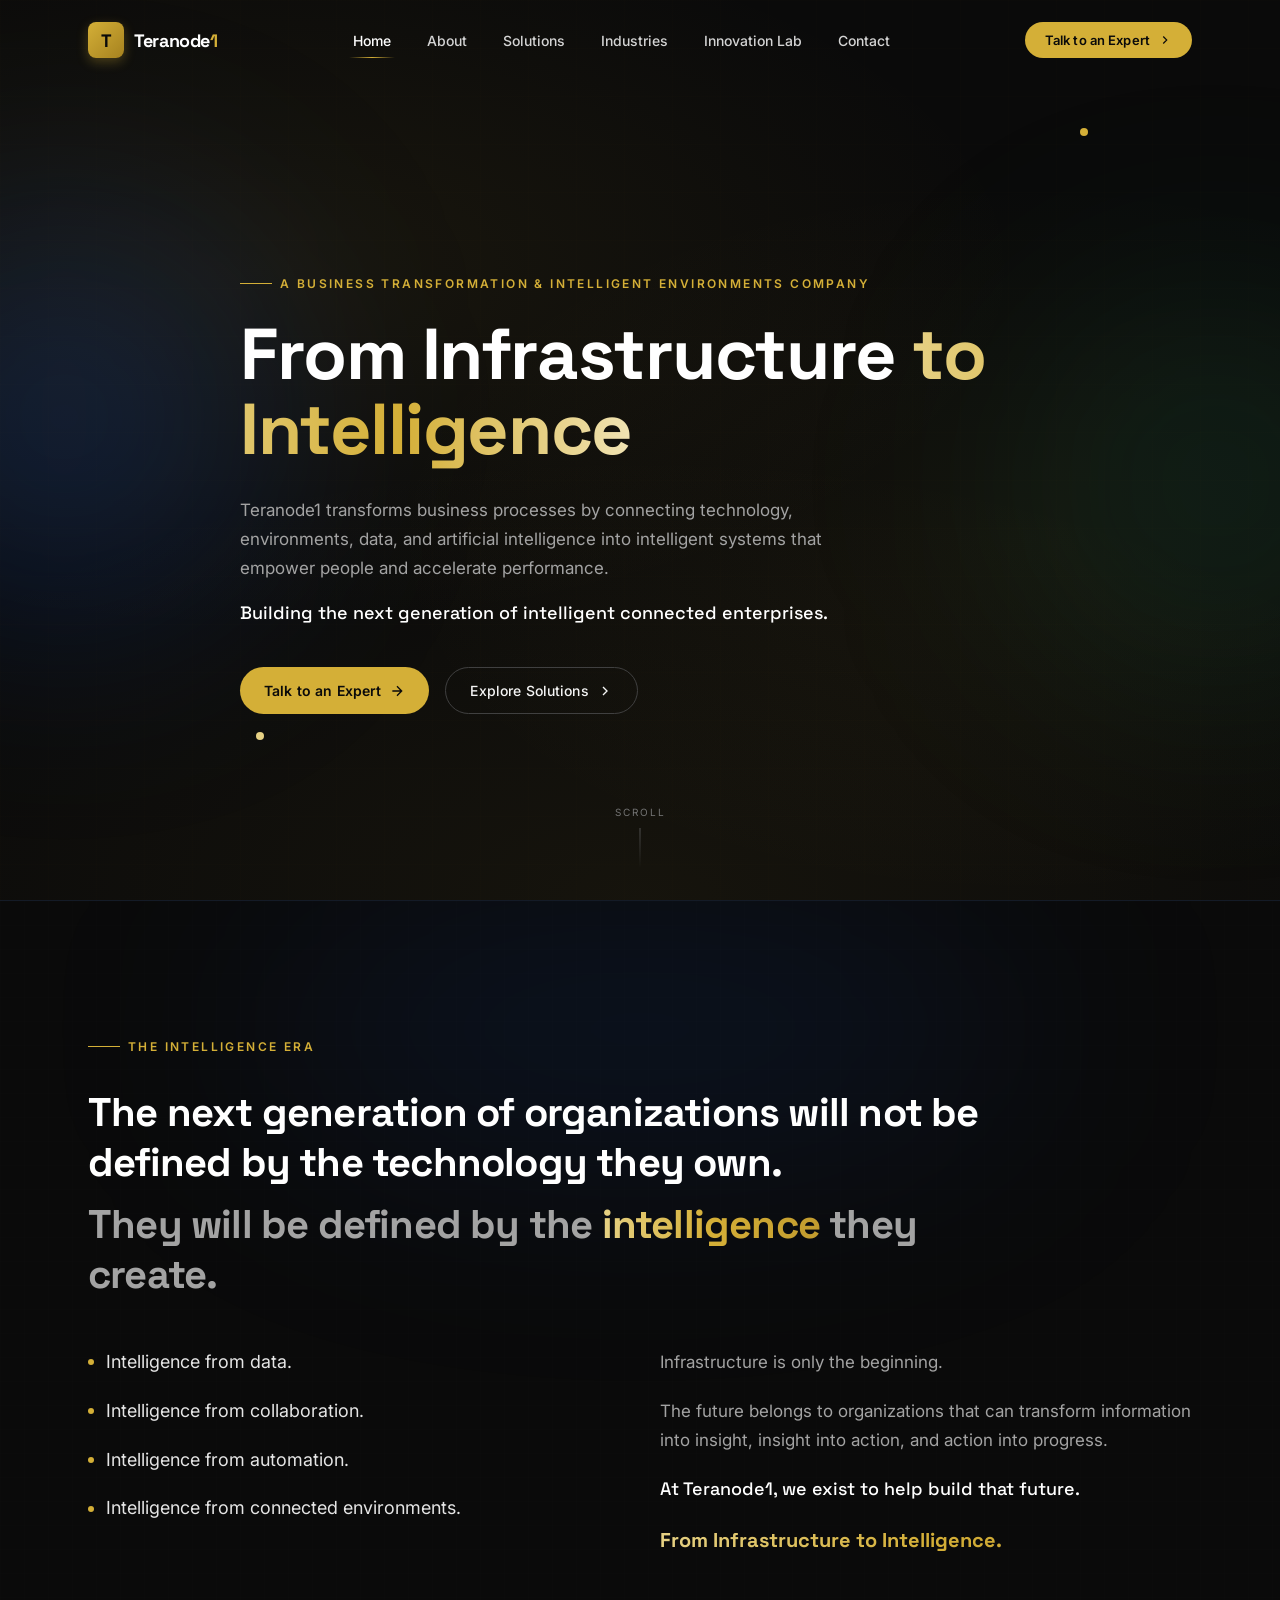
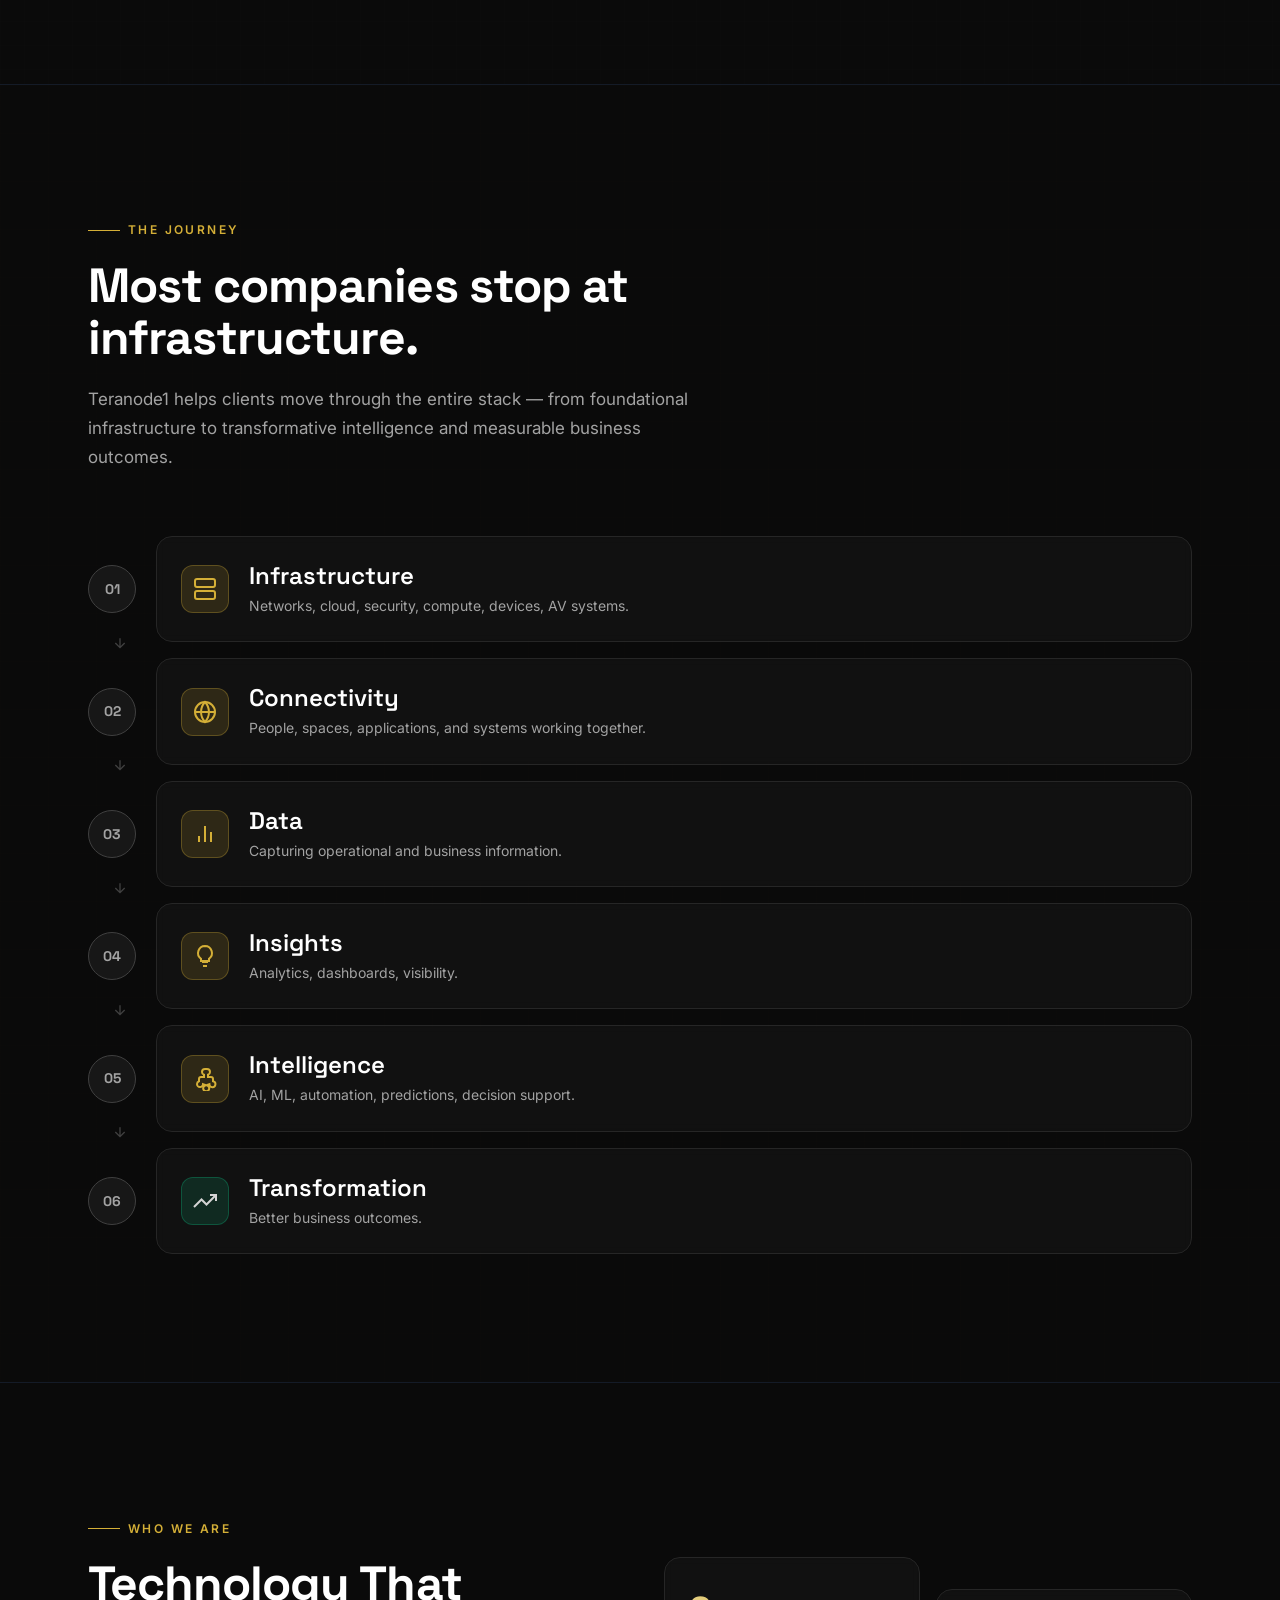
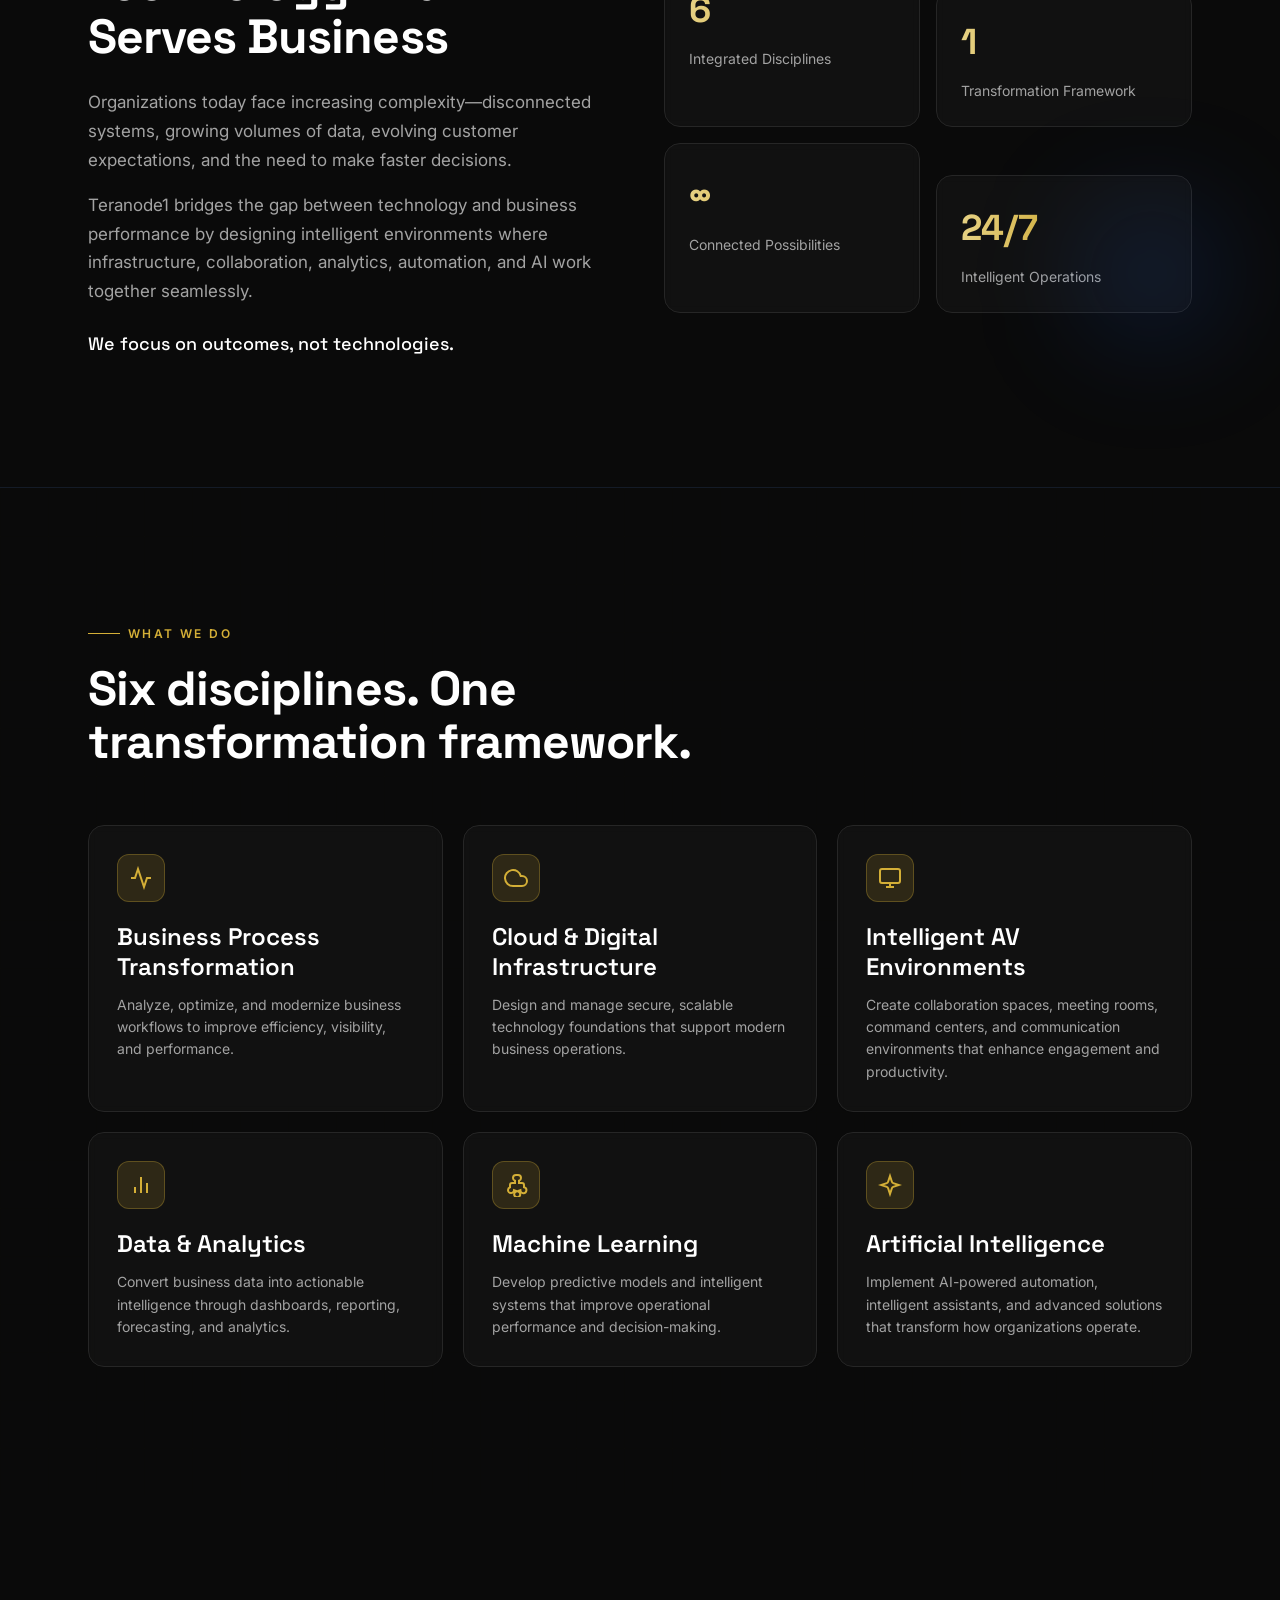
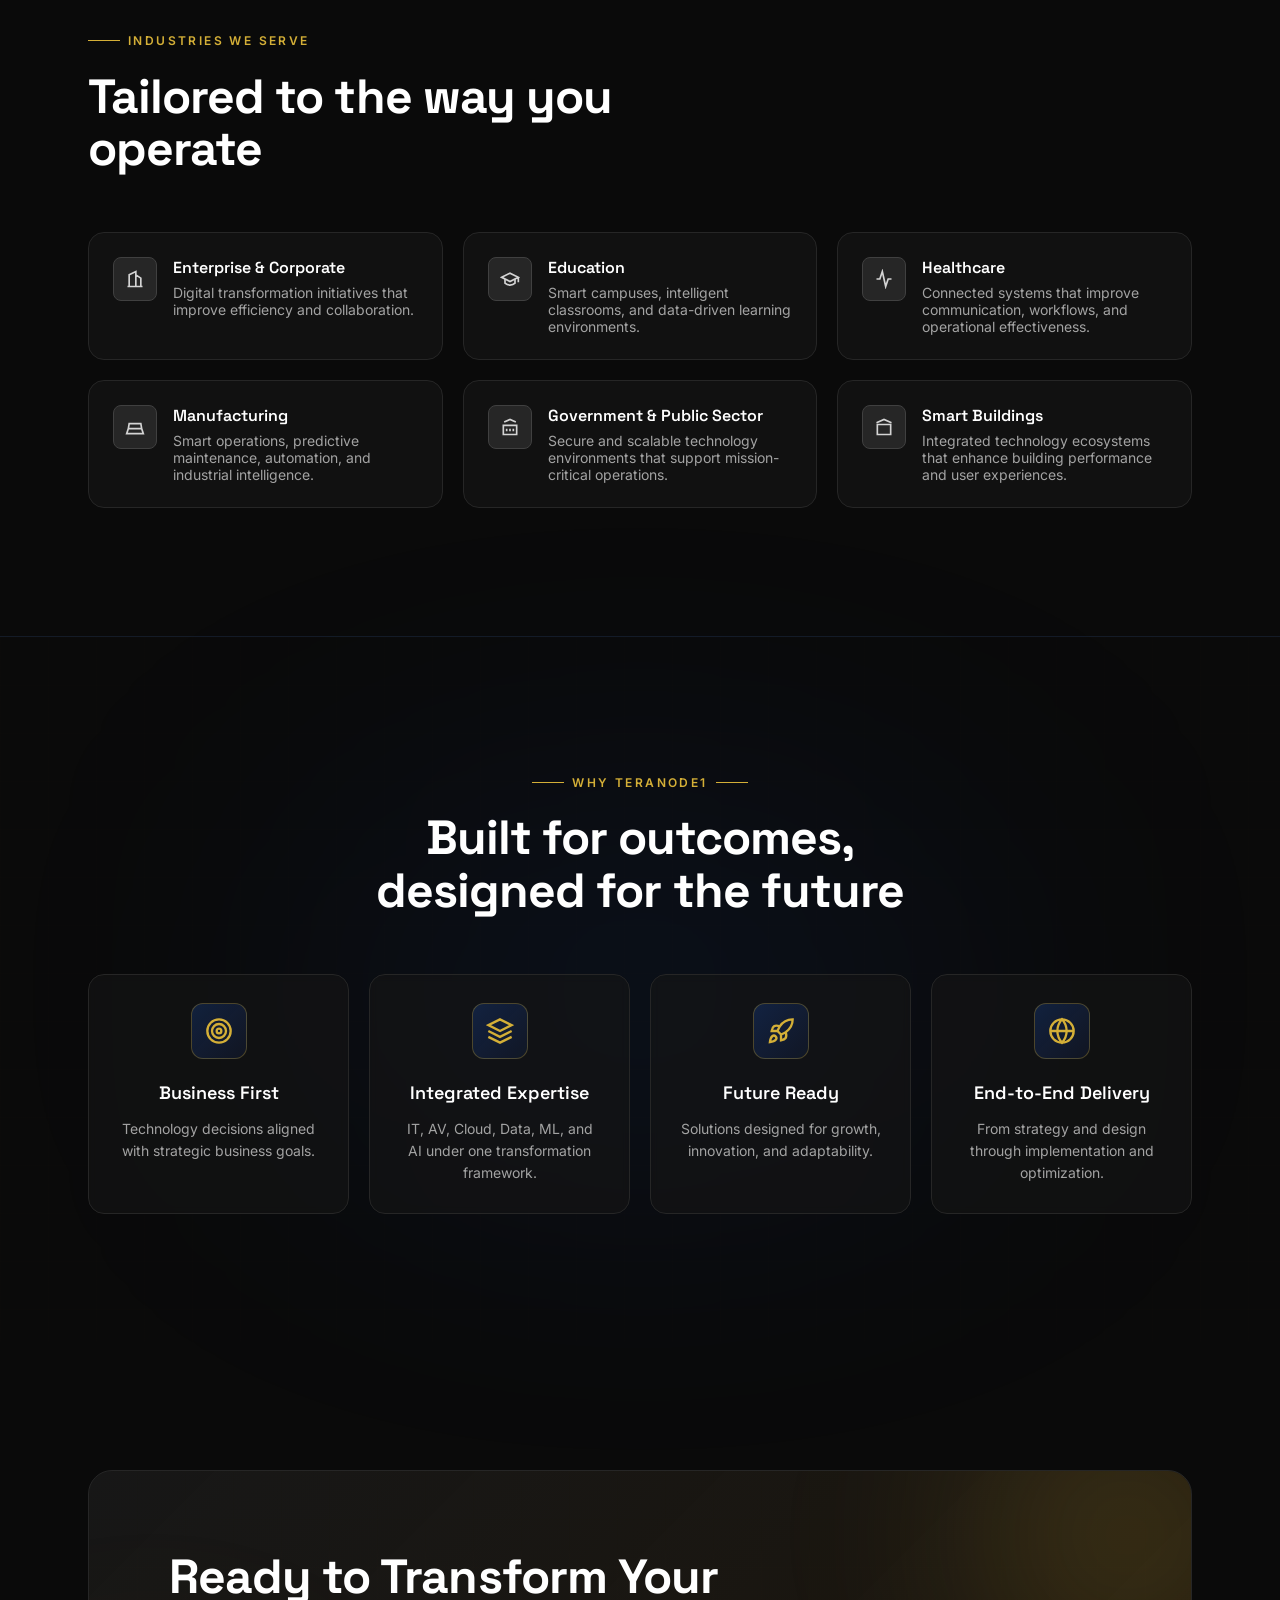
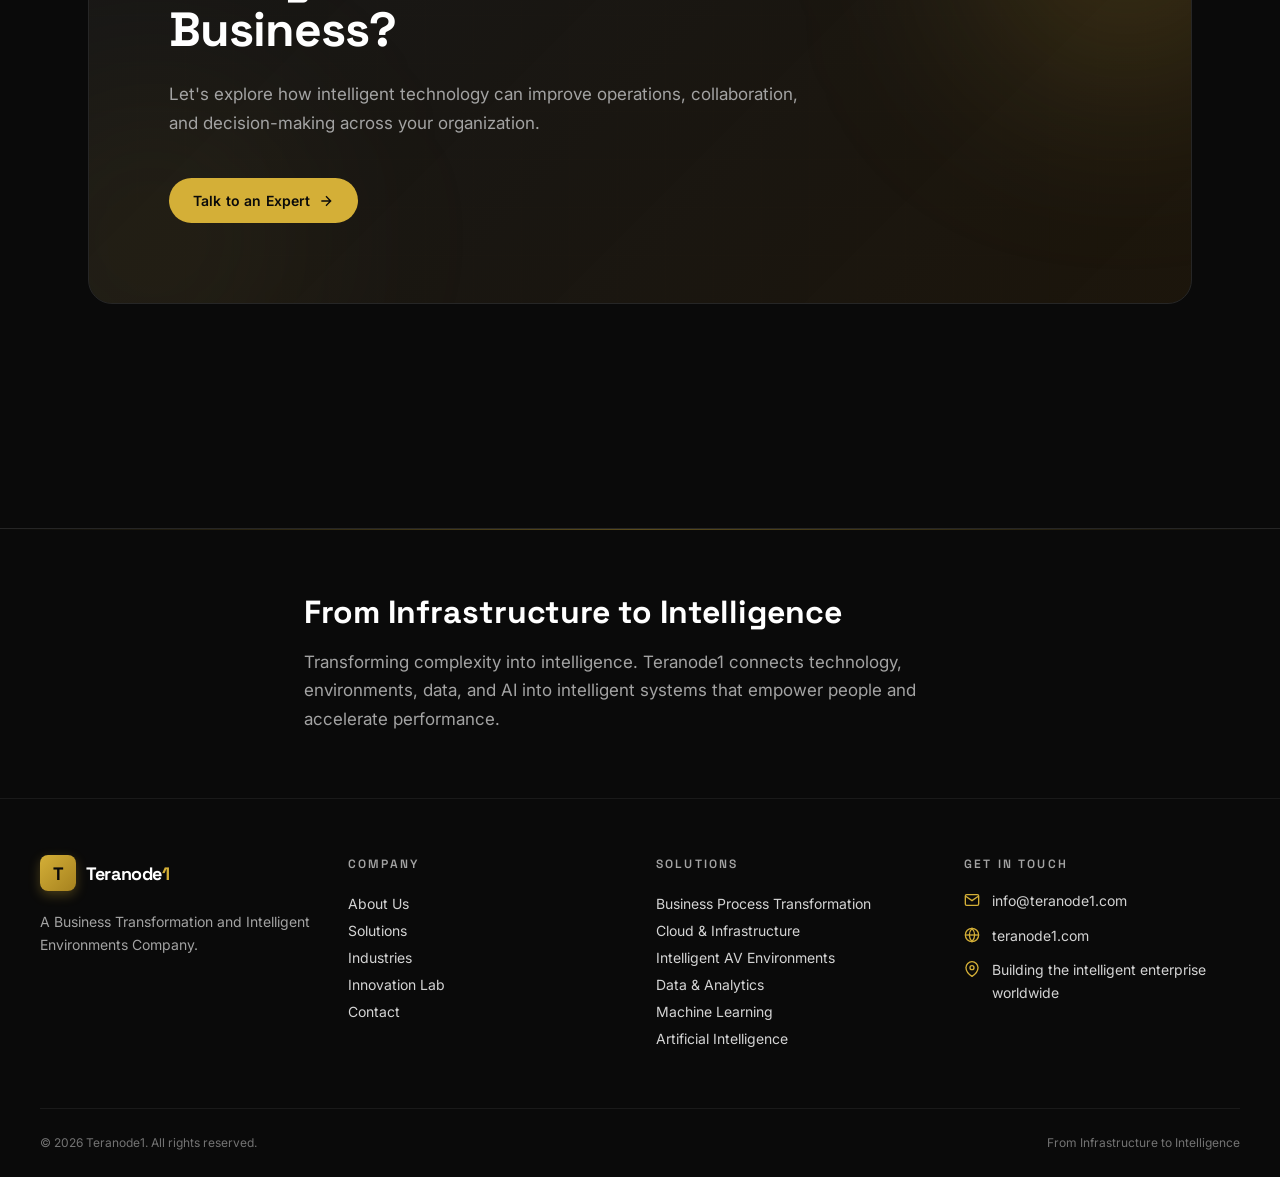
<file: static-site/index.html>
<!DOCTYPE html>
<html lang="en">
<head>
<meta charset="UTF-8">
<meta name="viewport" content="width=device-width, initial-scale=1.0">
<meta name="description" content="Teranode1 — From Infrastructure to Intelligence. A Business Transformation and Intelligent Environments Company transforming complexity into intelligence.">
<title>Teranode1 — From Infrastructure to Intelligence</title>
<link rel="icon" type="image/svg+xml" href="assets/favicon.svg">
<link rel="stylesheet" href="assets/styles.css">
</head>
<body>

<!-- ============ NAVBAR ============ -->
<header class="navbar" id="navbar">
  <div class="container navbar-inner">
    <button class="logo" onclick="window.location.href='index.html'">
      <span class="logo-mark">T</span>
      <span class="logo-text">Teranode<span>1</span></span>
    </button>
    <nav class="nav-links">
      <button class="nav-link active" onclick="window.location.href='index.html'">Home</button>
      <button class="nav-link" onclick="window.location.href='about.html'">About</button>
      <button class="nav-link" onclick="window.location.href='solutions.html'">Solutions</button>
      <button class="nav-link" onclick="window.location.href='industries.html'">Industries</button>
      <button class="nav-link" onclick="window.location.href='innovation-lab.html'">Innovation Lab</button>
      <button class="nav-link" onclick="window.location.href='contact.html'">Contact</button>
    </nav>
    <button class="btn btn-primary btn-sm nav-cta" onclick="window.location.href='contact.html'">
      Talk to an Expert
      <svg width="14" height="14" viewBox="0 0 24 24" fill="none" stroke="currentColor" stroke-width="2"><path d="M9 18l6-6-6-6"/></svg>
    </button>
    <button class="mobile-toggle" id="mobile-toggle" aria-label="Toggle menu">
      <svg id="mobile-icon-open" width="20" height="20" viewBox="0 0 24 24" fill="none" stroke="currentColor" stroke-width="2"><line x1="3" y1="12" x2="21" y2="12"/><line x1="3" y1="6" x2="21" y2="6"/><line x1="3" y1="18" x2="21" y2="18"/></svg>
      <svg id="mobile-icon-close" width="20" height="20" viewBox="0 0 24 24" fill="none" stroke="currentColor" stroke-width="2" style="display:none"><line x1="18" y1="6" x2="6" y2="18"/><line x1="6" y1="6" x2="18" y2="18"/></svg>
    </button>
  </div>
  <div class="mobile-menu" id="mobile-menu">
    <div class="container mobile-menu-inner">
      <div class="mobile-menu-list">
        <button class="mobile-menu-link active" onclick="window.location.href='index.html'">Home<svg viewBox="0 0 24 24" fill="none" stroke="currentColor" stroke-width="2"><path d="M9 18l6-6-6-6"/></svg></button>
        <button class="mobile-menu-link" onclick="window.location.href='about.html'">About<svg viewBox="0 0 24 24" fill="none" stroke="currentColor" stroke-width="2"><path d="M9 18l6-6-6-6"/></svg></button>
        <button class="mobile-menu-link" onclick="window.location.href='solutions.html'">Solutions<svg viewBox="0 0 24 24" fill="none" stroke="currentColor" stroke-width="2"><path d="M9 18l6-6-6-6"/></svg></button>
        <button class="mobile-menu-link" onclick="window.location.href='industries.html'">Industries<svg viewBox="0 0 24 24" fill="none" stroke="currentColor" stroke-width="2"><path d="M9 18l6-6-6-6"/></svg></button>
        <button class="mobile-menu-link" onclick="window.location.href='innovation-lab.html'">Innovation Lab<svg viewBox="0 0 24 24" fill="none" stroke="currentColor" stroke-width="2"><path d="M9 18l6-6-6-6"/></svg></button>
        <button class="mobile-menu-link" onclick="window.location.href='contact.html'">Contact<svg viewBox="0 0 24 24" fill="none" stroke="currentColor" stroke-width="2"><path d="M9 18l6-6-6-6"/></svg></button>
        <button class="btn btn-primary btn-w-full" style="margin-top:8px" onclick="window.location.href='contact.html'">Talk to an Expert</button>
      </div>
    </div>
  </div>
</header>

<!-- ============ HERO ============ -->
<section class="hero">
  <div class="bg-grid" style="position:absolute;inset:0;opacity:0.3"></div>
  <div class="bg-aurora" style="position:absolute;inset:0"></div>
  <div class="glow-orb" style="top:25%;left:-128px;height:384px;width:384px;background:rgba(28,102,242,0.2)"></div>
  <div class="glow-orb" style="bottom:25%;right:-128px;height:384px;width:384px;background:rgba(16,185,129,0.1)"></div>
  <div class="float-orb" style="top:128px;right:15%;width:8px;height:8px;background:var(--brand-400)"></div>
  <div class="float-orb" style="top:50%;right:25%;width:6px;height:6px;background:var(--accent-400);animation-delay:1.5s"></div>
  <div class="float-orb" style="bottom:160px;left:20%;width:8px;height:8px;background:var(--brand-300);animation-delay:3s"></div>

  <div class="container hero-content">
    <div class="reveal">
      <span class="section-label">A Business Transformation &amp; Intelligent Environments Company</span>
    </div>
    <div class="reveal" style="transition-delay:100ms">
      <h1 class="heading-1" style="margin-top:24px">From Infrastructure <span class="text-gradient-animated">to Intelligence</span></h1>
    </div>
    <div class="reveal" style="transition-delay:200ms">
      <p class="body-lg" style="margin-top:28px;max-width:640px">Teranode1 transforms business processes by connecting technology, environments, data, and artificial intelligence into intelligent systems that empower people and accelerate performance.</p>
    </div>
    <div class="reveal" style="transition-delay:300ms">
      <p class="font-display text-white" style="margin-top:16px;font-size:1.125rem;font-weight:500;max-width:640px">Building the next generation of intelligent connected enterprises.</p>
    </div>
    <div class="reveal" style="transition-delay:400ms">
      <div class="flex flex-wrap gap-4" style="margin-top:40px">
        <button class="btn btn-primary" onclick="window.location.href='contact.html'">
          Talk to an Expert
          <svg width="16" height="16" viewBox="0 0 24 24" fill="none" stroke="currentColor" stroke-width="2"><path d="M5 12h14M12 5l7 7-7 7"/></svg>
        </button>
        <button class="btn btn-secondary" onclick="window.location.href='solutions.html'">
          Explore Solutions
          <svg width="16" height="16" viewBox="0 0 24 24" fill="none" stroke="currentColor" stroke-width="2"><path d="M9 18l6-6-6-6"/></svg>
        </button>
      </div>
    </div>
  </div>

  <div class="scroll-indicator">
    <span>Scroll</span>
    <span></span>
  </div>
</section>

<!-- ============ MANIFESTO ============ -->
<section class="section relative overflow-hidden" style="border-top:1px solid rgba(31,44,68,0.5)">
  <div class="bg-grid-fine" style="position:absolute;inset:0;opacity:0.3"></div>
  <div style="position:absolute;top:0;left:50%;transform:translateX(-50%);height:256px;width:800px;border-radius:50%;background:rgba(28,102,242,0.1);filter:blur(120px)"></div>

  <div class="container relative">
    <div class="reveal">
      <span class="section-label">The Intelligence Era</span>
    </div>
    <div class="reveal" style="transition-delay:60ms;margin-top:32px;max-width:896px">
      <p class="manifesto-text text-white">The next generation of organizations will not be defined by the technology they own.</p>
      <p class="manifesto-text text-ink-400" style="margin-top:12px">They will be defined by the <span class="text-gradient">intelligence</span> they create.</p>
    </div>
    <div class="grid lg-grid-2eq" style="margin-top:48px;gap:40px">
      <div class="reveal" style="transition-delay:200ms">
        <div class="spacing-stack">
          <div class="manifesto-line">Intelligence from data.</div>
          <div class="manifesto-line">Intelligence from collaboration.</div>
          <div class="manifesto-line">Intelligence from automation.</div>
          <div class="manifesto-line">Intelligence from connected environments.</div>
        </div>
      </div>
      <div class="reveal" style="transition-delay:300ms">
        <div class="spacing-stack">
          <p class="body-lg">Infrastructure is only the beginning.</p>
          <p class="body-lg">The future belongs to organizations that can transform information into insight, insight into action, and action into progress.</p>
          <p class="font-display text-white" style="font-size:1.125rem;font-weight:500">At Teranode1, we exist to help build that future.</p>
          <p class="font-display text-gradient" style="font-size:1.25rem;font-weight:700">From Infrastructure to Intelligence.</p>
        </div>
      </div>
    </div>
  </div>
</section>

<!-- ============ TRANSFORMATION STACK ============ -->
<section class="section relative" style="border-top:1px solid rgba(31,44,68,0.5)">
  <div class="bg-grid" style="position:absolute;inset:0;opacity:0.2"></div>
  <div class="container relative">
    <div class="reveal maxw-2xl">
      <span class="section-label">The Journey</span>
      <h2 class="heading-2" style="margin-top:20px">Most companies stop at infrastructure.</h2>
      <p class="body-lg" style="margin-top:20px">Teranode1 helps clients move through the entire stack — from foundational infrastructure to transformative intelligence and measurable business outcomes.</p>
    </div>

    <div style="margin-top:64px;display:flex;flex-direction:column;gap:16px">
      <!-- 1 Infrastructure -->
      <div class="reveal stack-item group" style="display:flex;align-items:center;gap:20px">
        <div class="stack-step-num">01</div>
        <div class="card card-hover stack-card">
          <div class="icon-box icon-box-md"><svg viewBox="0 0 24 24" fill="none" stroke="currentColor" stroke-width="2"><rect x="2" y="2" width="20" height="8" rx="2"/><rect x="2" y="14" width="20" height="8" rx="2"/><line x1="6" y1="6" x2="6.01" y2="6"/><line x1="6" y1="18" x2="6.01" y2="18"/></svg></div>
          <div><h3 class="heading-3">Infrastructure</h3><p style="margin-top:4px;font-size:14px;color:var(--ink-400)">Networks, cloud, security, compute, devices, AV systems.</p></div>
        </div>
        <div class="stack-arrow"><svg viewBox="0 0 24 24" fill="none" stroke="currentColor" stroke-width="2"><path d="M12 5v14M5 12l7 7 7-7"/></svg></div>
      </div>
      <!-- 2 Connectivity -->
      <div class="reveal stack-item group" style="display:flex;align-items:center;gap:20px">
        <div class="stack-step-num">02</div>
        <div class="card card-hover stack-card">
          <div class="icon-box icon-box-md"><svg viewBox="0 0 24 24" fill="none" stroke="currentColor" stroke-width="2"><circle cx="12" cy="12" r="10"/><line x1="2" y1="12" x2="22" y2="12"/><path d="M12 2a15.3 15.3 0 0 1 4 10 15.3 15.3 0 0 1-4 10 15.3 15.3 0 0 1-4-10 15.3 15.3 0 0 1 4-10z"/></svg></div>
          <div><h3 class="heading-3">Connectivity</h3><p style="margin-top:4px;font-size:14px;color:var(--ink-400)">People, spaces, applications, and systems working together.</p></div>
        </div>
        <div class="stack-arrow"><svg viewBox="0 0 24 24" fill="none" stroke="currentColor" stroke-width="2"><path d="M12 5v14M5 12l7 7 7-7"/></svg></div>
      </div>
      <!-- 3 Data -->
      <div class="reveal stack-item group" style="display:flex;align-items:center;gap:20px">
        <div class="stack-step-num">03</div>
        <div class="card card-hover stack-card">
          <div class="icon-box icon-box-md"><svg viewBox="0 0 24 24" fill="none" stroke="currentColor" stroke-width="2"><line x1="18" y1="20" x2="18" y2="10"/><line x1="12" y1="20" x2="12" y2="4"/><line x1="6" y1="20" x2="6" y2="14"/></svg></div>
          <div><h3 class="heading-3">Data</h3><p style="margin-top:4px;font-size:14px;color:var(--ink-400)">Capturing operational and business information.</p></div>
        </div>
        <div class="stack-arrow"><svg viewBox="0 0 24 24" fill="none" stroke="currentColor" stroke-width="2"><path d="M12 5v14M5 12l7 7 7-7"/></svg></div>
      </div>
      <!-- 4 Insights -->
      <div class="reveal stack-item group" style="display:flex;align-items:center;gap:20px">
        <div class="stack-step-num">04</div>
        <div class="card card-hover stack-card">
          <div class="icon-box icon-box-md"><svg viewBox="0 0 24 24" fill="none" stroke="currentColor" stroke-width="2"><path d="M9 18h6M10 22h4M12 2a7 7 0 0 0-4 12.7V17h8v-2.3A7 7 0 0 0 12 2z"/></svg></div>
          <div><h3 class="heading-3">Insights</h3><p style="margin-top:4px;font-size:14px;color:var(--ink-400)">Analytics, dashboards, visibility.</p></div>
        </div>
        <div class="stack-arrow"><svg viewBox="0 0 24 24" fill="none" stroke="currentColor" stroke-width="2"><path d="M12 5v14M5 12l7 7 7-7"/></svg></div>
      </div>
      <!-- 5 Intelligence -->
      <div class="reveal stack-item group" style="display:flex;align-items:center;gap:20px">
        <div class="stack-step-num">05</div>
        <div class="card card-hover stack-card">
          <div class="icon-box icon-box-md"><svg viewBox="0 0 24 24" fill="none" stroke="currentColor" stroke-width="2"><path d="M12 2a3 3 0 0 0-3 3c0 1.3.8 2.4 2 2.8V10H8a2 2 0 0 0-2 2v2.2A3 3 0 0 0 4 17a3 3 0 0 0 6 .2l2.2.8v.5a3 3 0 1 0 2 0V18l2.2-.8A3 3 0 1 0 20 14.2V12a2 2 0 0 0-2-2h-3V7.8c1.2-.4 2-1.5 2-2.8a3 3 0 0 0-3-3z"/></svg></div>
          <div><h3 class="heading-3">Intelligence</h3><p style="margin-top:4px;font-size:14px;color:var(--ink-400)">AI, ML, automation, predictions, decision support.</p></div>
        </div>
        <div class="stack-arrow"><svg viewBox="0 0 24 24" fill="none" stroke="currentColor" stroke-width="2"><path d="M12 5v14M5 12l7 7 7-7"/></svg></div>
      </div>
      <!-- 6 Transformation -->
      <div class="reveal stack-item group" style="display:flex;align-items:center;gap:20px">
        <div class="stack-step-num">06</div>
        <div class="card card-hover stack-card">
          <div class="icon-box icon-box-md" style="background:rgba(16,185,129,0.15);border-color:rgba(16,185,129,0.3);color:var(--accent-400)"><svg viewBox="0 0 24 24" fill="none" stroke="currentColor" stroke-width="2"><polyline points="23 6 13.5 15.5 8.5 10.5 1 18"/><polyline points="17 6 23 6 23 12"/></svg></div>
          <div><h3 class="heading-3">Transformation</h3><p style="margin-top:4px;font-size:14px;color:var(--ink-400)">Better business outcomes.</p></div>
        </div>
      </div>
    </div>
  </div>
</section>

<!-- ============ WHO WE ARE ============ -->
<section class="section" style="border-top:1px solid rgba(31,44,68,0.5)">
  <div class="container">
    <div class="grid lg-grid-2eq" style="align-items:center;gap:48px">
      <div class="reveal">
        <span class="section-label">Who We Are</span>
        <h2 class="heading-2" style="margin-top:20px">Technology That Serves Business</h2>
        <p class="body-lg" style="margin-top:24px">Organizations today face increasing complexity—disconnected systems, growing volumes of data, evolving customer expectations, and the need to make faster decisions.</p>
        <p class="body-lg" style="margin-top:16px">Teranode1 bridges the gap between technology and business performance by designing intelligent environments where infrastructure, collaboration, analytics, automation, and AI work together seamlessly.</p>
        <p class="font-display text-white" style="margin-top:24px;font-size:1.125rem;font-weight:500">We focus on outcomes, not technologies.</p>
      </div>
      <div class="reveal" style="transition-delay:150ms;position:relative">
        <div class="grid grid-2" style="gap:16px">
          <div class="card card-hover stat-card stat-offset">
            <div class="stat-value text-gradient">6</div>
            <div class="stat-label">Integrated Disciplines</div>
          </div>
          <div class="card card-hover stat-card" style="margin-top:32px">
            <div class="stat-value text-gradient">1</div>
            <div class="stat-label">Transformation Framework</div>
          </div>
          <div class="card card-hover stat-card">
            <div class="stat-value text-gradient">&infin;</div>
            <div class="stat-label">Connected Possibilities</div>
          </div>
          <div class="card card-hover stat-card stat-offset">
            <div class="stat-value text-gradient">24/7</div>
            <div class="stat-label">Intelligent Operations</div>
          </div>
        </div>
        <div style="position:absolute;bottom:-24px;right:-24px;height:128px;width:128px;border-radius:50%;background:rgba(28,102,242,0.2);filter:blur(60px)"></div>
      </div>
    </div>
  </div>
</section>

<!-- ============ WHAT WE DO ============ -->
<section class="section relative" style="border-top:1px solid rgba(31,44,68,0.5)">
  <div class="bg-grid" style="position:absolute;inset:0;opacity:0.2"></div>
  <div class="container relative">
    <div class="reveal maxw-2xl">
      <span class="section-label">What We Do</span>
      <h2 class="heading-2" style="margin-top:20px">Six disciplines. One transformation framework.</h2>
    </div>
    <div class="grid grid-3" style="margin-top:56px">
      <div class="reveal card card-hover card-padding group">
        <div class="icon-box icon-box-md"><svg viewBox="0 0 24 24" fill="none" stroke="currentColor" stroke-width="2"><path d="M22 12h-4l-3 9L9 3l-3 9H2"/></svg></div>
        <h3 class="heading-3" style="margin-top:20px">Business Process Transformation</h3>
        <p style="margin-top:12px;font-size:14px;color:var(--ink-400);line-height:1.6">Analyze, optimize, and modernize business workflows to improve efficiency, visibility, and performance.</p>
      </div>
      <div class="reveal card card-hover card-padding group" style="transition-delay:80ms">
        <div class="icon-box icon-box-md"><svg viewBox="0 0 24 24" fill="none" stroke="currentColor" stroke-width="2"><path d="M18 10h-1.26A8 8 0 1 0 9 20h9a5 5 0 0 0 0-10z"/></svg></div>
        <h3 class="heading-3" style="margin-top:20px">Cloud &amp; Digital Infrastructure</h3>
        <p style="margin-top:12px;font-size:14px;color:var(--ink-400);line-height:1.6">Design and manage secure, scalable technology foundations that support modern business operations.</p>
      </div>
      <div class="reveal card card-hover card-padding group" style="transition-delay:160ms">
        <div class="icon-box icon-box-md"><svg viewBox="0 0 24 24" fill="none" stroke="currentColor" stroke-width="2"><rect x="2" y="3" width="20" height="14" rx="2"/><line x1="8" y1="21" x2="16" y2="21"/><line x1="12" y1="17" x2="12" y2="21"/></svg></div>
        <h3 class="heading-3" style="margin-top:20px">Intelligent AV Environments</h3>
        <p style="margin-top:12px;font-size:14px;color:var(--ink-400);line-height:1.6">Create collaboration spaces, meeting rooms, command centers, and communication environments that enhance engagement and productivity.</p>
      </div>
      <div class="reveal card card-hover card-padding group" style="transition-delay:0ms">
        <div class="icon-box icon-box-md"><svg viewBox="0 0 24 24" fill="none" stroke="currentColor" stroke-width="2"><line x1="18" y1="20" x2="18" y2="10"/><line x1="12" y1="20" x2="12" y2="4"/><line x1="6" y1="20" x2="6" y2="14"/></svg></div>
        <h3 class="heading-3" style="margin-top:20px">Data &amp; Analytics</h3>
        <p style="margin-top:12px;font-size:14px;color:var(--ink-400);line-height:1.6">Convert business data into actionable intelligence through dashboards, reporting, forecasting, and analytics.</p>
      </div>
      <div class="reveal card card-hover card-padding group" style="transition-delay:80ms">
        <div class="icon-box icon-box-md"><svg viewBox="0 0 24 24" fill="none" stroke="currentColor" stroke-width="2"><path d="M12 2a3 3 0 0 0-3 3c0 1.3.8 2.4 2 2.8V10H8a2 2 0 0 0-2 2v2.2A3 3 0 0 0 4 17a3 3 0 0 0 6 .2l2.2.8v.5a3 3 0 1 0 2 0V18l2.2-.8A3 3 0 1 0 20 14.2V12a2 2 0 0 0-2-2h-3V7.8c1.2-.4 2-1.5 2-2.8a3 3 0 0 0-3-3z"/></svg></div>
        <h3 class="heading-3" style="margin-top:20px">Machine Learning</h3>
        <p style="margin-top:12px;font-size:14px;color:var(--ink-400);line-height:1.6">Develop predictive models and intelligent systems that improve operational performance and decision-making.</p>
      </div>
      <div class="reveal card card-hover card-padding group" style="transition-delay:160ms">
        <div class="icon-box icon-box-md"><svg viewBox="0 0 24 24" fill="none" stroke="currentColor" stroke-width="2"><path d="M12 3l1.9 5.8a2 2 0 0 0 1.3 1.3L21 12l-5.8 1.9a2 2 0 0 0-1.3 1.3L12 21l-1.9-5.8a2 2 0 0 0-1.3-1.3L3 12l5.8-1.9a2 2 0 0 0 1.3-1.3L12 3z"/></svg></div>
        <h3 class="heading-3" style="margin-top:20px">Artificial Intelligence</h3>
        <p style="margin-top:12px;font-size:14px;color:var(--ink-400);line-height:1.6">Implement AI-powered automation, intelligent assistants, and advanced solutions that transform how organizations operate.</p>
      </div>
    </div>
  </div>
</section>

<!-- ============ INDUSTRIES ============ -->
<section class="section">
  <div class="container">
    <div class="reveal maxw-2xl">
      <span class="section-label">Industries We Serve</span>
      <h2 class="heading-2" style="margin-top:20px">Tailored to the way you operate</h2>
    </div>
    <div class="grid grid-3" style="margin-top:56px">
      <button class="industry-card reveal" onclick="window.location.href='industries.html'">
        <div class="industry-icon"><svg viewBox="0 0 24 24" fill="none" stroke="currentColor" stroke-width="2"><path d="M3 21h18M5 21V7l8-4v18M19 21V11l-6-4"/></svg></div>
        <div><h3>Enterprise &amp; Corporate</h3><p>Digital transformation initiatives that improve efficiency and collaboration.</p></div>
      </button>
      <button class="industry-card reveal" style="transition-delay:70ms" onclick="window.location.href='industries.html'">
        <div class="industry-icon"><svg viewBox="0 0 24 24" fill="none" stroke="currentColor" stroke-width="2"><path d="M22 10v6M2 10l10-5 10 5-10 5z"/><path d="M6 12v5c3 3 9 3 12 0v-5"/></svg></div>
        <div><h3>Education</h3><p>Smart campuses, intelligent classrooms, and data-driven learning environments.</p></div>
      </button>
      <button class="industry-card reveal" style="transition-delay:140ms" onclick="window.location.href='industries.html'">
        <div class="industry-icon"><svg viewBox="0 0 24 24" fill="none" stroke="currentColor" stroke-width="2"><path d="M3 12h4l3-9 4 18 3-9h4"/></svg></div>
        <div><h3>Healthcare</h3><p>Connected systems that improve communication, workflows, and operational effectiveness.</p></div>
      </button>
      <button class="industry-card reveal" onclick="window.location.href='industries.html'">
        <div class="industry-icon"><svg viewBox="0 0 24 24" fill="none" stroke="currentColor" stroke-width="2"><path d="M2 20h20l-2-6H4l-2 6zM4 14l1-6h14l1 6"/></svg></div>
        <div><h3>Manufacturing</h3><p>Smart operations, predictive maintenance, automation, and industrial intelligence.</p></div>
      </button>
      <button class="industry-card reveal" style="transition-delay:70ms" onclick="window.location.href='industries.html'">
        <div class="industry-icon"><svg viewBox="0 0 24 24" fill="none" stroke="currentColor" stroke-width="2"><path d="M3 21h18M3 10h18M5 6l7-3 7 3M4 10v11M20 10v11M8 14v3M12 14v3M16 14v3"/></svg></div>
        <div><h3>Government &amp; Public Sector</h3><p>Secure and scalable technology environments that support mission-critical operations.</p></div>
      </button>
      <button class="industry-card reveal" style="transition-delay:140ms" onclick="window.location.href='industries.html'">
        <div class="industry-icon"><svg viewBox="0 0 24 24" fill="none" stroke="currentColor" stroke-width="2"><path d="M3 21h18M3 7l9-4 9 4M4 21V9h16v12"/></svg></div>
        <div><h3>Smart Buildings</h3><p>Integrated technology ecosystems that enhance building performance and user experiences.</p></div>
      </button>
    </div>
  </div>
</section>

<!-- ============ WHY TERANODE1 ============ -->
<section class="section relative" style="border-top:1px solid rgba(31,44,68,0.5)">
  <div class="bg-grid" style="position:absolute;inset:0;opacity:0.2"></div>
  <div style="position:absolute;top:50%;left:50%;transform:translate(-50%,-50%);height:320px;width:700px;border-radius:50%;background:rgba(28,102,242,0.1);filter:blur(140px)"></div>
  <div class="container relative">
    <div class="reveal text-center mx-auto maxw-2xl">
      <span class="section-label section-label-center">Why Teranode1</span>
      <h2 class="heading-2" style="margin-top:20px">Built for outcomes, designed for the future</h2>
    </div>
    <div class="grid grid-4" style="margin-top:56px">
      <div class="reveal card card-hover card-padding text-center group">
        <div class="icon-box icon-box-lg mx-auto" style="background:linear-gradient(135deg,rgba(28,102,242,0.2),rgba(24,67,180,0.1))"><svg viewBox="0 0 24 24" fill="none" stroke="currentColor" stroke-width="2"><circle cx="12" cy="12" r="10"/><circle cx="12" cy="12" r="6"/><circle cx="12" cy="12" r="2"/></svg></div>
        <h3 class="font-display" style="font-size:1.125rem;font-weight:600;margin-top:20px">Business First</h3>
        <p style="margin-top:10px;font-size:14px;color:var(--ink-400);line-height:1.6">Technology decisions aligned with strategic business goals.</p>
      </div>
      <div class="reveal card card-hover card-padding text-center group" style="transition-delay:90ms">
        <div class="icon-box icon-box-lg mx-auto" style="background:linear-gradient(135deg,rgba(28,102,242,0.2),rgba(24,67,180,0.1))"><svg viewBox="0 0 24 24" fill="none" stroke="currentColor" stroke-width="2"><polygon points="12 2 2 7 12 12 22 7 12 2"/><polyline points="2 17 12 22 22 17"/><polyline points="2 12 12 17 22 12"/></svg></div>
        <h3 class="font-display" style="font-size:1.125rem;font-weight:600;margin-top:20px">Integrated Expertise</h3>
        <p style="margin-top:10px;font-size:14px;color:var(--ink-400);line-height:1.6">IT, AV, Cloud, Data, ML, and AI under one transformation framework.</p>
      </div>
      <div class="reveal card card-hover card-padding text-center group" style="transition-delay:180ms">
        <div class="icon-box icon-box-lg mx-auto" style="background:linear-gradient(135deg,rgba(28,102,242,0.2),rgba(24,67,180,0.1))"><svg viewBox="0 0 24 24" fill="none" stroke="currentColor" stroke-width="2"><path d="M4.5 16.5c-1.5 1.26-2 5-2 5s3.74-.5 5-2c.71-.84.7-2.13-.09-2.91a2.18 2.18 0 0 0-2.91-.09z"/><path d="M12 15l-3-3a22 22 0 0 1 2-3.95A12.88 12.88 0 0 1 22 2c0 2.72-.78 7.5-6 11a22.35 22.35 0 0 1-4 2z"/><path d="M9 12H4s.55-3.03 2-4c1.62-1.08 5 0 5 0M12 15v5s3.03-.55 4-2c1.08-1.62 0-5 0-5"/></svg></div>
        <h3 class="font-display" style="font-size:1.125rem;font-weight:600;margin-top:20px">Future Ready</h3>
        <p style="margin-top:10px;font-size:14px;color:var(--ink-400);line-height:1.6">Solutions designed for growth, innovation, and adaptability.</p>
      </div>
      <div class="reveal card card-hover card-padding text-center group" style="transition-delay:270ms">
        <div class="icon-box icon-box-lg mx-auto" style="background:linear-gradient(135deg,rgba(28,102,242,0.2),rgba(24,67,180,0.1))"><svg viewBox="0 0 24 24" fill="none" stroke="currentColor" stroke-width="2"><circle cx="12" cy="12" r="10"/><path d="M2 12h20M12 2a15.3 15.3 0 0 1 4 10 15.3 15.3 0 0 1-4 10 15.3 15.3 0 0 1-4-10 15.3 15.3 0 0 1 4-10z"/></svg></div>
        <h3 class="font-display" style="font-size:1.125rem;font-weight:600;margin-top:20px">End-to-End Delivery</h3>
        <p style="margin-top:10px;font-size:14px;color:var(--ink-400);line-height:1.6">From strategy and design through implementation and optimization.</p>
      </div>
    </div>
  </div>
</section>

<!-- ============ CTA ============ -->
<section class="section">
  <div class="container">
    <div class="reveal">
      <div class="cta-band">
        <div class="bg-grid" style="position:absolute;inset:0;opacity:0.2"></div>
        <div class="cta-glow-1"></div>
        <div class="cta-glow-2"></div>
        <div class="relative maxw-2xl">
          <h2 class="heading-2">Ready to Transform Your Business?</h2>
          <p class="body-lg" style="margin-top:24px">Let's explore how intelligent technology can improve operations, collaboration, and decision-making across your organization.</p>
          <div style="margin-top:40px">
            <button class="btn btn-primary" onclick="window.location.href='contact.html'">
              Talk to an Expert
              <svg width="16" height="16" viewBox="0 0 24 24" fill="none" stroke="currentColor" stroke-width="2"><path d="M5 12h14M12 5l7 7-7 7"/></svg>
            </button>
          </div>
        </div>
      </div>
    </div>
  </div>
</section>

<!-- ============ FOOTER ============ -->
<footer class="footer">
  <div class="footer-top-line"></div>
  <div class="footer-tagline-band">
    <div class="container maxw-3xl">
      <h2 class="font-display text-white" style="font-size:clamp(1.5rem,3vw,2rem);font-weight:700;line-height:1.2">From Infrastructure to Intelligence</h2>
      <p class="body-lg" style="margin-top:16px">Transforming complexity into intelligence. Teranode1 connects technology, environments, data, and AI into intelligent systems that empower people and accelerate performance.</p>
    </div>
  </div>
  <div class="container footer-links">
    <div class="footer-grid">
      <div>
        <button class="logo" style="margin-bottom:20px" onclick="window.location.href='index.html'">
          <span class="logo-mark">T</span>
          <span class="logo-text">Teranode<span>1</span></span>
        </button>
        <p class="footer-brand-text">A Business Transformation and Intelligent Environments Company.</p>
      </div>
      <div>
        <h3 class="footer-heading">Company</h3>
        <button class="footer-link-btn" onclick="window.location.href='about.html'">About Us</button>
        <button class="footer-link-btn" onclick="window.location.href='solutions.html'">Solutions</button>
        <button class="footer-link-btn" onclick="window.location.href='industries.html'">Industries</button>
        <button class="footer-link-btn" onclick="window.location.href='innovation-lab.html'">Innovation Lab</button>
        <button class="footer-link-btn" onclick="window.location.href='contact.html'">Contact</button>
      </div>
      <div>
        <h3 class="footer-heading">Solutions</h3>
        <button class="footer-link-btn" onclick="window.location.href='solutions.html'">Business Process Transformation</button>
        <button class="footer-link-btn" onclick="window.location.href='solutions.html'">Cloud &amp; Infrastructure</button>
        <button class="footer-link-btn" onclick="window.location.href='solutions.html'">Intelligent AV Environments</button>
        <button class="footer-link-btn" onclick="window.location.href='solutions.html'">Data &amp; Analytics</button>
        <button class="footer-link-btn" onclick="window.location.href='solutions.html'">Machine Learning</button>
        <button class="footer-link-btn" onclick="window.location.href='solutions.html'">Artificial Intelligence</button>
      </div>
      <div>
        <h3 class="footer-heading">Get in Touch</h3>
        <div class="footer-contact-item"><svg viewBox="0 0 24 24" fill="none" stroke="currentColor" stroke-width="2"><path d="M4 4h16c1.1 0 2 .9 2 2v12c0 1.1-.9 2-2 2H4c-1.1 0-2-.9-2-2V6c0-1.1.9-2 2-2z"/><polyline points="22,6 12,13 2,6"/></svg><a href="mailto:info@teranode1.com">info@teranode1.com</a></div>
        <div class="footer-contact-item"><svg viewBox="0 0 24 24" fill="none" stroke="currentColor" stroke-width="2"><circle cx="12" cy="12" r="10"/><line x1="2" y1="12" x2="22" y2="12"/><path d="M12 2a15.3 15.3 0 0 1 4 10 15.3 15.3 0 0 1-4 10 15.3 15.3 0 0 1-4-10 15.3 15.3 0 0 1 4-10z"/></svg><span>teranode1.com</span></div>
        <div class="footer-contact-item"><svg viewBox="0 0 24 24" fill="none" stroke="currentColor" stroke-width="2"><path d="M21 10c0 7-9 13-9 13s-9-6-9-13a9 9 0 0 1 18 0z"/><circle cx="12" cy="10" r="3"/></svg><span>Building the intelligent enterprise worldwide</span></div>
      </div>
    </div>
  </div>
  <div class="container footer-bottom">
    <p>&copy; <span id="year"></span> Teranode1. All rights reserved.</p>
    <p>From Infrastructure to Intelligence</p>
  </div>
</footer>

<script>document.getElementById('year').textContent = new Date().getFullYear();</script>
<script src="assets/main.js"></script>
</body>
</html>
</file>
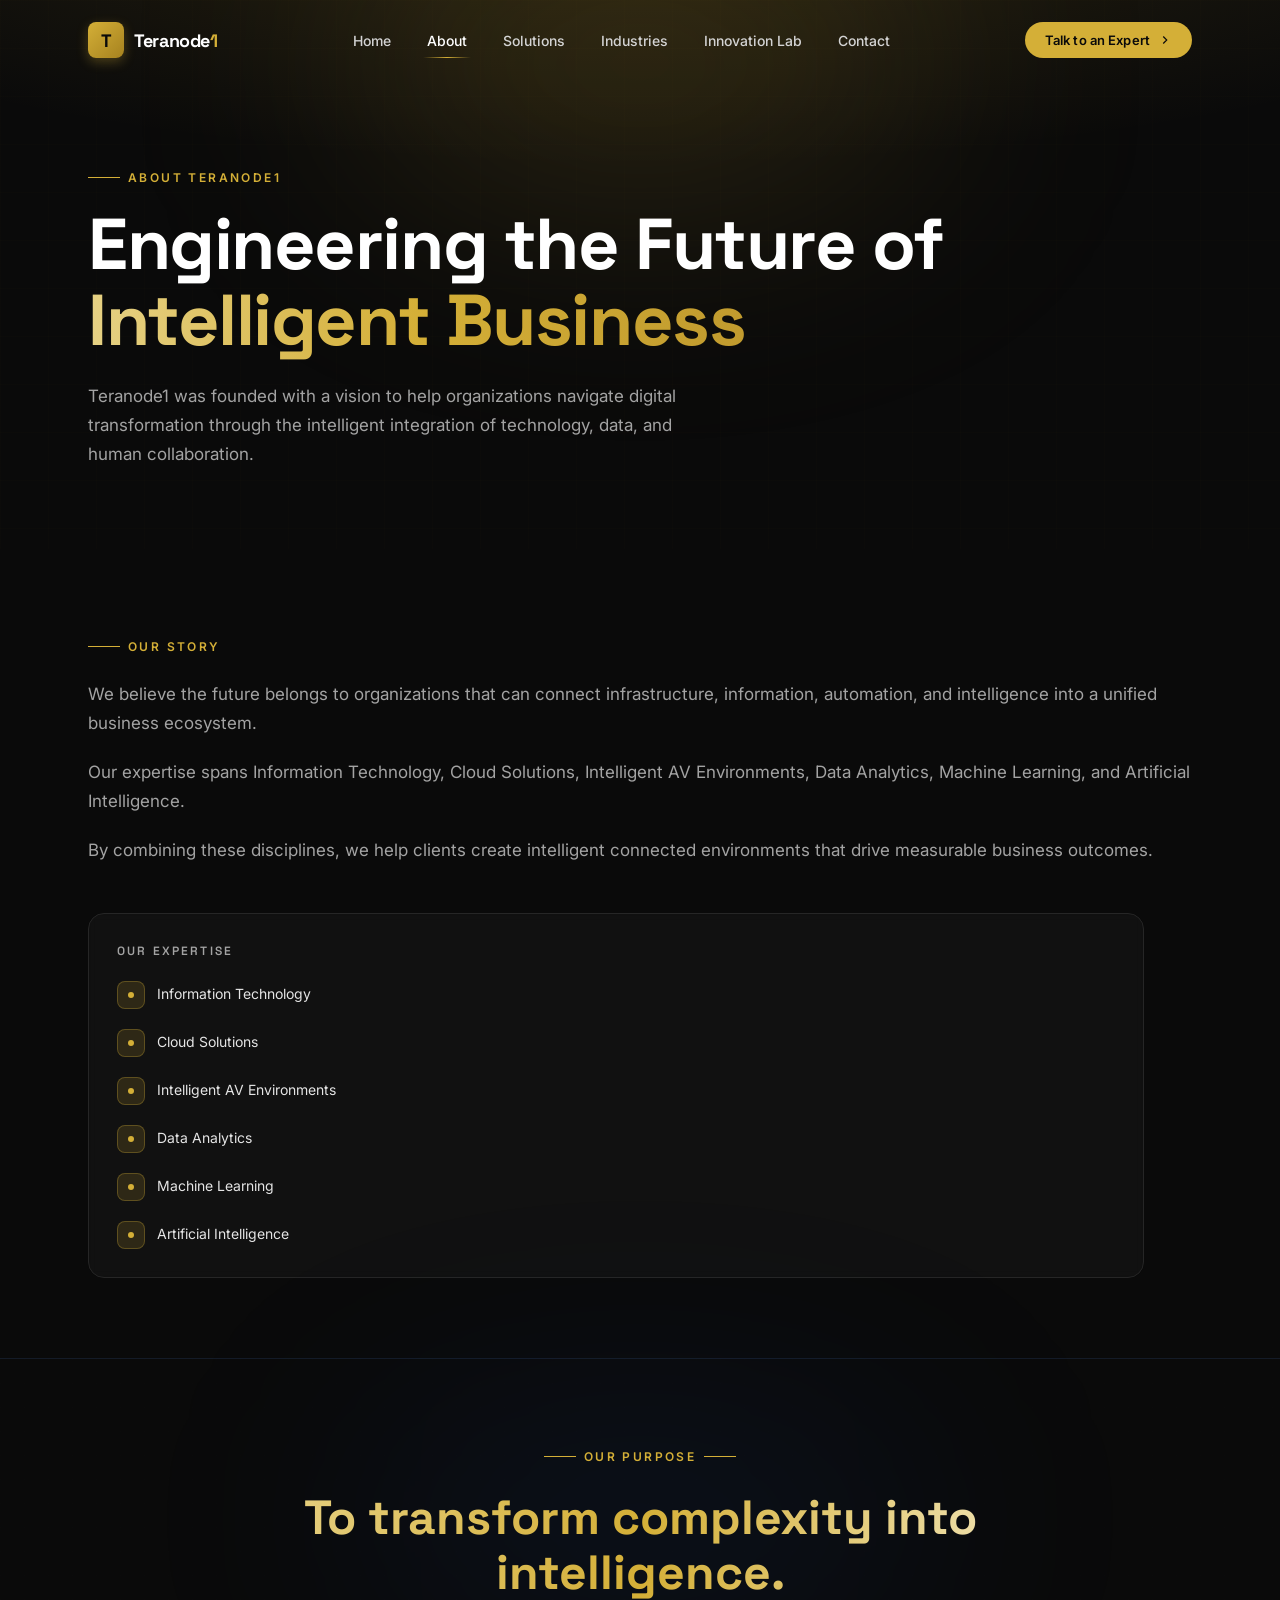
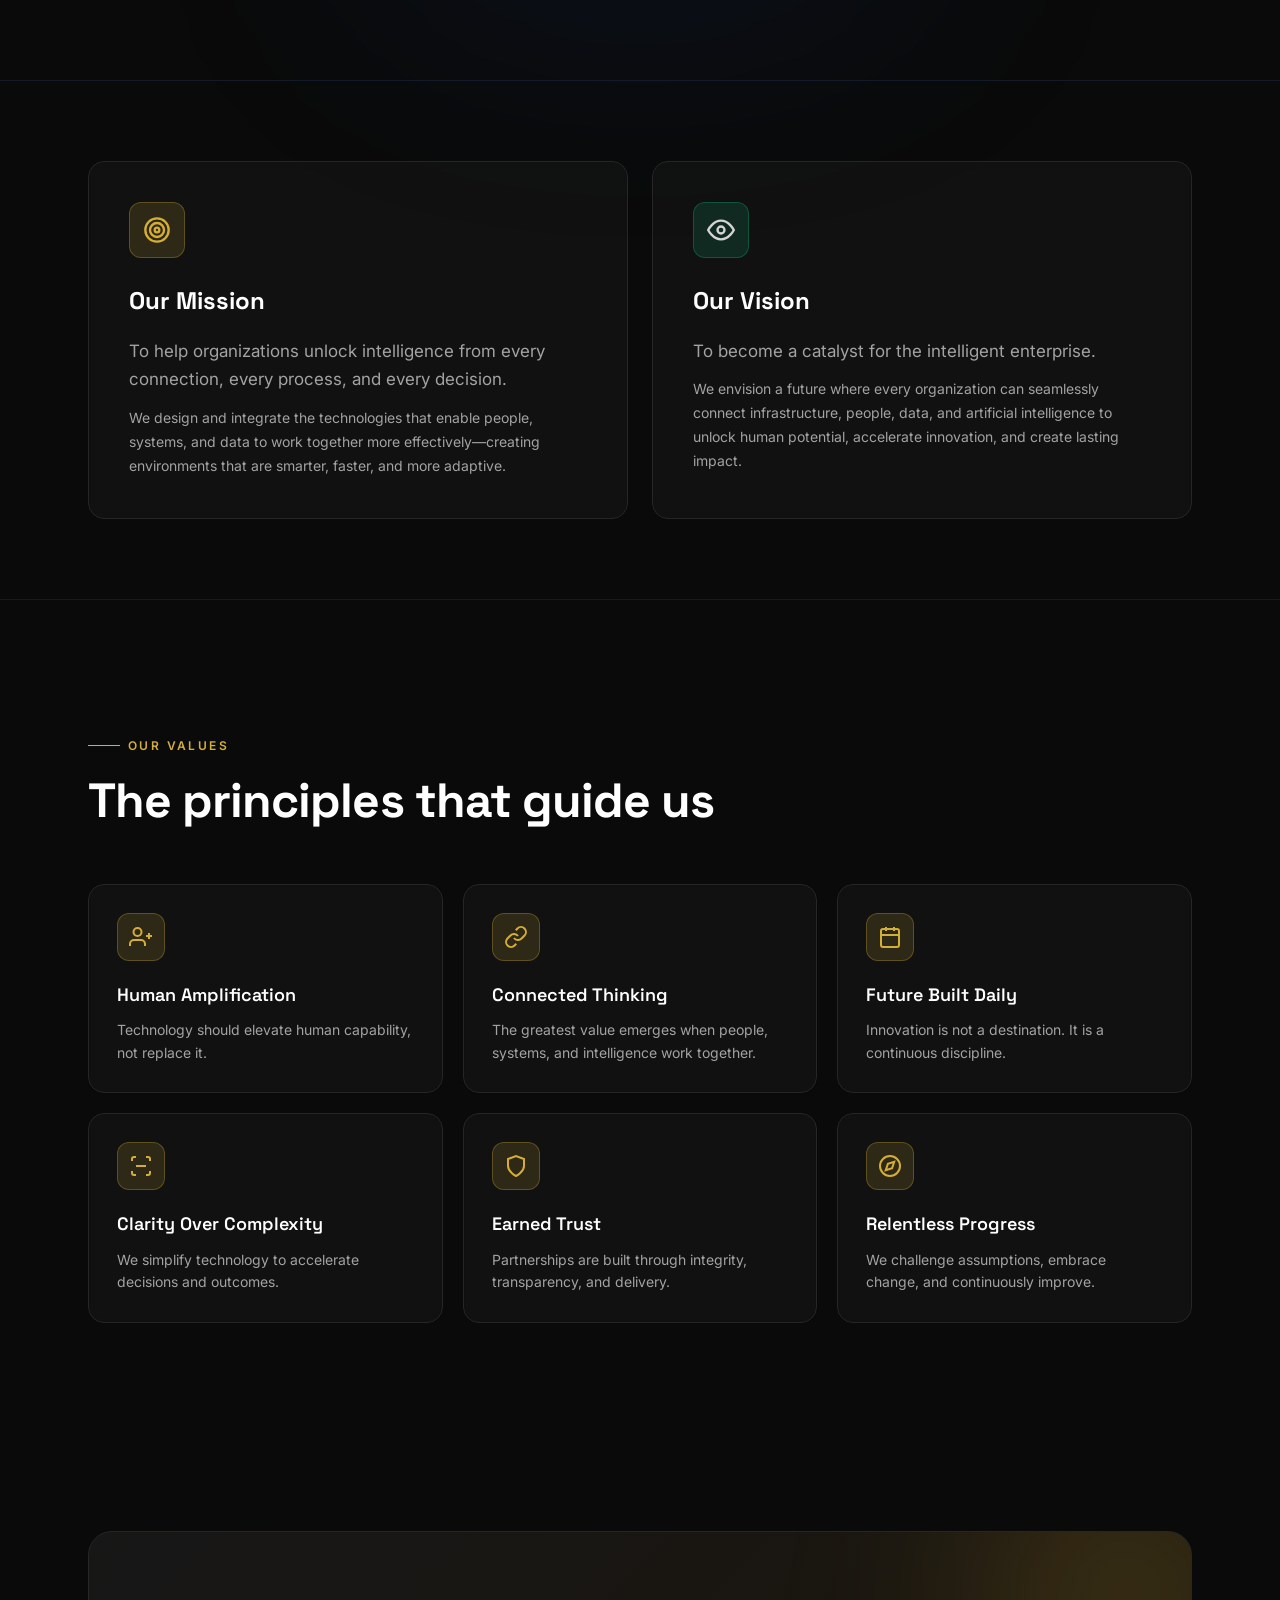
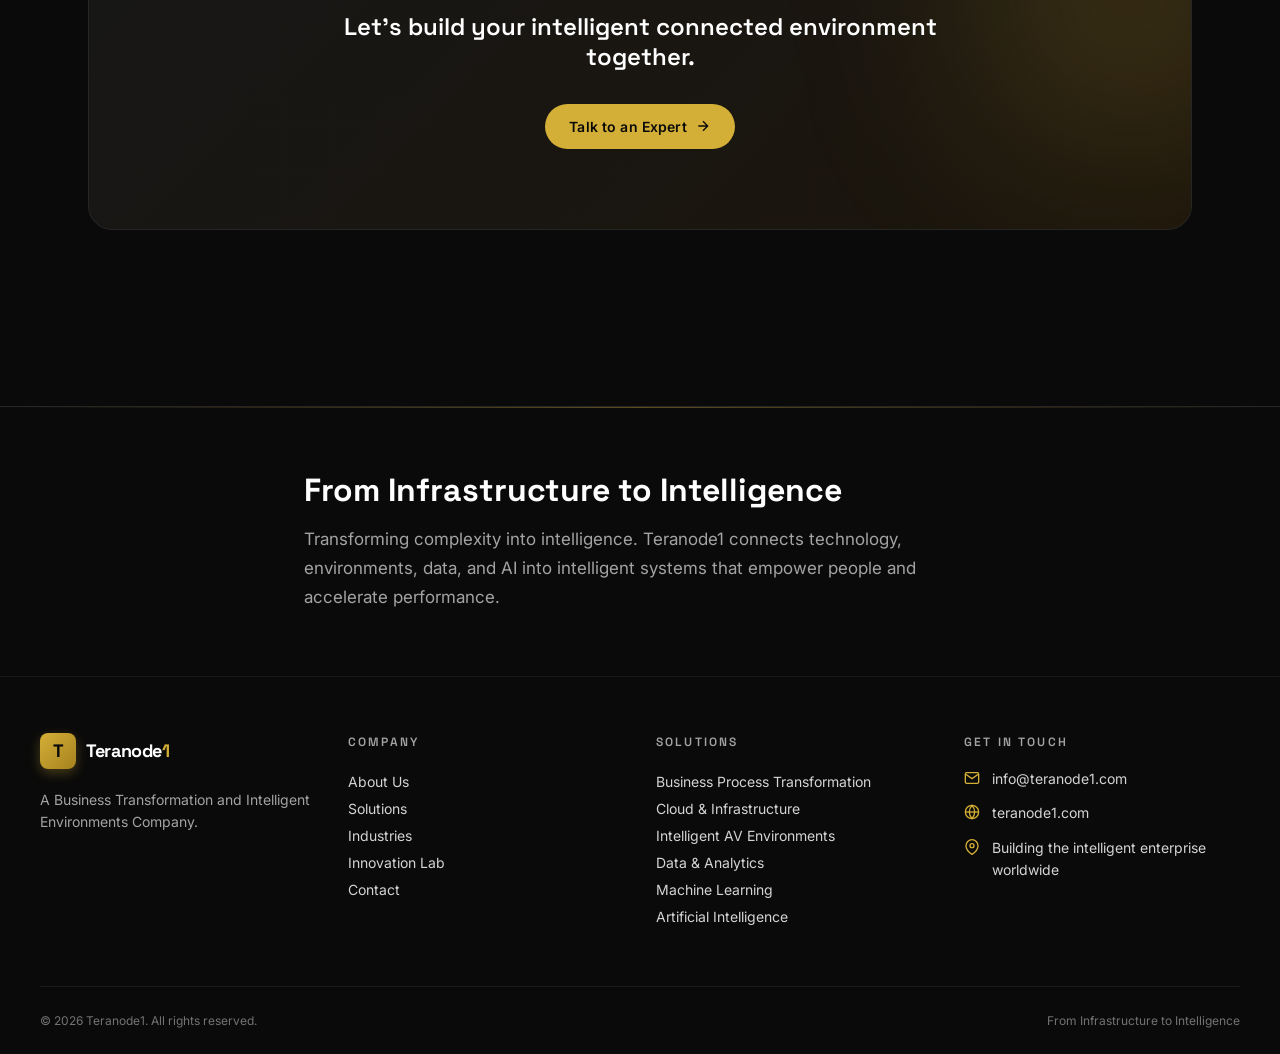
<file: static-site/about.html>
<!DOCTYPE html>
<html lang="en">
<head>
<meta charset="UTF-8">
<meta name="viewport" content="width=device-width, initial-scale=1.0">
<meta name="description" content="About Teranode1 — Engineering the future of intelligent business. From Infrastructure to Intelligence.">
<title>About — Teranode1</title>
<link rel="icon" type="image/svg+xml" href="assets/favicon.svg">
<link rel="stylesheet" href="assets/styles.css">
</head>
<body>

<!-- ============ NAVBAR ============ -->
<header class="navbar" id="navbar">
  <div class="container navbar-inner">
    <button class="logo" onclick="window.location.href='index.html'">
      <span class="logo-mark">T</span>
      <span class="logo-text">Teranode<span>1</span></span>
    </button>
    <nav class="nav-links">
      <button class="nav-link" onclick="window.location.href='index.html'">Home</button>
      <button class="nav-link active" onclick="window.location.href='about.html'">About</button>
      <button class="nav-link" onclick="window.location.href='solutions.html'">Solutions</button>
      <button class="nav-link" onclick="window.location.href='industries.html'">Industries</button>
      <button class="nav-link" onclick="window.location.href='innovation-lab.html'">Innovation Lab</button>
      <button class="nav-link" onclick="window.location.href='contact.html'">Contact</button>
    </nav>
    <button class="btn btn-primary btn-sm nav-cta" onclick="window.location.href='contact.html'">
      Talk to an Expert
      <svg width="14" height="14" viewBox="0 0 24 24" fill="none" stroke="currentColor" stroke-width="2"><path d="M9 18l6-6-6-6"/></svg>
    </button>
    <button class="mobile-toggle" id="mobile-toggle" aria-label="Toggle menu">
      <svg id="mobile-icon-open" width="20" height="20" viewBox="0 0 24 24" fill="none" stroke="currentColor" stroke-width="2"><line x1="3" y1="12" x2="21" y2="12"/><line x1="3" y1="6" x2="21" y2="6"/><line x1="3" y1="18" x2="21" y2="18"/></svg>
      <svg id="mobile-icon-close" width="20" height="20" viewBox="0 0 24 24" fill="none" stroke="currentColor" stroke-width="2" style="display:none"><line x1="18" y1="6" x2="6" y2="18"/><line x1="6" y1="6" x2="18" y2="18"/></svg>
    </button>
  </div>
  <div class="mobile-menu" id="mobile-menu">
    <div class="container mobile-menu-inner">
      <div class="mobile-menu-list">
        <button class="mobile-menu-link" onclick="window.location.href='index.html'">Home<svg viewBox="0 0 24 24" fill="none" stroke="currentColor" stroke-width="2"><path d="M9 18l6-6-6-6"/></svg></button>
        <button class="mobile-menu-link active" onclick="window.location.href='about.html'">About<svg viewBox="0 0 24 24" fill="none" stroke="currentColor" stroke-width="2"><path d="M9 18l6-6-6-6"/></svg></button>
        <button class="mobile-menu-link" onclick="window.location.href='solutions.html'">Solutions<svg viewBox="0 0 24 24" fill="none" stroke="currentColor" stroke-width="2"><path d="M9 18l6-6-6-6"/></svg></button>
        <button class="mobile-menu-link" onclick="window.location.href='industries.html'">Industries<svg viewBox="0 0 24 24" fill="none" stroke="currentColor" stroke-width="2"><path d="M9 18l6-6-6-6"/></svg></button>
        <button class="mobile-menu-link" onclick="window.location.href='innovation-lab.html'">Innovation Lab<svg viewBox="0 0 24 24" fill="none" stroke="currentColor" stroke-width="2"><path d="M9 18l6-6-6-6"/></svg></button>
        <button class="mobile-menu-link" onclick="window.location.href='contact.html'">Contact<svg viewBox="0 0 24 24" fill="none" stroke="currentColor" stroke-width="2"><path d="M9 18l6-6-6-6"/></svg></button>
        <button class="btn btn-primary btn-w-full" style="margin-top:8px" onclick="window.location.href='contact.html'">Talk to an Expert</button>
      </div>
    </div>
  </div>
</header>

<!-- ============ PAGE HERO ============ -->
<section class="page-hero">
  <div class="bg-grid" style="position:absolute;inset:0;opacity:0.4"></div>
  <div class="bg-radial-glow" style="position:absolute;inset:0"></div>
  <div class="page-hero-glow"></div>
  <div class="container relative">
    <div class="reveal"><span class="section-label">About Teranode1</span></div>
    <div class="reveal" style="transition-delay:80ms"><h1 class="heading-1" style="margin-top:20px;max-width:896px">Engineering the Future of <span class="text-gradient">Intelligent Business</span></h1></div>
    <div class="reveal" style="transition-delay:160ms"><p class="body-lg" style="margin-top:24px;max-width:640px">Teranode1 was founded with a vision to help organizations navigate digital transformation through the intelligent integration of technology, data, and human collaboration.</p></div>
  </div>
</section>

<!-- ============ STORY ============ -->
<section class="section-sm">
  <div class="container">
    <div class="grid lg-grid-5" style="gap:48px">
      <div class="reveal lg-grid-5-3">
        <span class="section-label">Our Story</span>
        <div class="spacing-stack" style="margin-top:24px">
          <p class="body-lg">We believe the future belongs to organizations that can connect infrastructure, information, automation, and intelligence into a unified business ecosystem.</p>
          <p class="body-lg">Our expertise spans Information Technology, Cloud Solutions, Intelligent AV Environments, Data Analytics, Machine Learning, and Artificial Intelligence.</p>
          <p class="body-lg">By combining these disciplines, we help clients create intelligent connected environments that drive measurable business outcomes.</p>
        </div>
      </div>
      <div class="reveal lg-grid-5-2" style="transition-delay:150ms">
        <div class="card card-padding">
          <h3 class="footer-heading" style="margin-bottom:20px">Our Expertise</h3>
          <div class="spacing-stack">
            <div class="flex items-center gap-3" style="font-size:14px;color:var(--ink-200)"><span class="icon-box" style="width:28px;height:28px;border-radius:8px"><span style="width:6px;height:6px;border-radius:50%;background:var(--brand-400)"></span></span>Information Technology</div>
            <div class="flex items-center gap-3" style="font-size:14px;color:var(--ink-200)"><span class="icon-box" style="width:28px;height:28px;border-radius:8px"><span style="width:6px;height:6px;border-radius:50%;background:var(--brand-400)"></span></span>Cloud Solutions</div>
            <div class="flex items-center gap-3" style="font-size:14px;color:var(--ink-200)"><span class="icon-box" style="width:28px;height:28px;border-radius:8px"><span style="width:6px;height:6px;border-radius:50%;background:var(--brand-400)"></span></span>Intelligent AV Environments</div>
            <div class="flex items-center gap-3" style="font-size:14px;color:var(--ink-200)"><span class="icon-box" style="width:28px;height:28px;border-radius:8px"><span style="width:6px;height:6px;border-radius:50%;background:var(--brand-400)"></span></span>Data Analytics</div>
            <div class="flex items-center gap-3" style="font-size:14px;color:var(--ink-200)"><span class="icon-box" style="width:28px;height:28px;border-radius:8px"><span style="width:6px;height:6px;border-radius:50%;background:var(--brand-400)"></span></span>Machine Learning</div>
            <div class="flex items-center gap-3" style="font-size:14px;color:var(--ink-200)"><span class="icon-box" style="width:28px;height:28px;border-radius:8px"><span style="width:6px;height:6px;border-radius:50%;background:var(--brand-400)"></span></span>Artificial Intelligence</div>
          </div>
        </div>
      </div>
    </div>
  </div>
</section>

<!-- ============ PURPOSE ============ -->
<section class="section-sm relative" style="border-top:1px solid rgba(31,44,68,0.5)">
  <div class="bg-grid-fine" style="position:absolute;inset:0;opacity:0.2"></div>
  <div style="position:absolute;top:50%;left:50%;transform:translate(-50%,-50%);height:192px;width:600px;border-radius:50%;background:rgba(28,102,242,0.1);filter:blur(120px)"></div>
  <div class="container relative text-center">
    <div class="reveal mx-auto maxw-3xl">
      <span class="section-label section-label-center">Our Purpose</span>
      <p class="purpose-text text-gradient-animated" style="margin-top:24px">To transform complexity into intelligence.</p>
    </div>
  </div>
</section>

<!-- ============ MISSION & VISION ============ -->
<section class="section-sm relative" style="border-top:1px solid rgba(31,44,68,0.5)">
  <div class="container">
    <div class="grid lg-grid-2eq" style="gap:24px">
      <div class="reveal">
        <div class="card card-hover card-padding-lg group" style="height:100%">
          <div class="icon-box icon-box-lg"><svg viewBox="0 0 24 24" fill="none" stroke="currentColor" stroke-width="2"><circle cx="12" cy="12" r="10"/><circle cx="12" cy="12" r="6"/><circle cx="12" cy="12" r="2"/></svg></div>
          <h3 class="font-display" style="font-size:1.5rem;font-weight:700;margin-top:24px">Our Mission</h3>
          <p class="body-lg" style="margin-top:16px">To help organizations unlock intelligence from every connection, every process, and every decision.</p>
          <p style="margin-top:12px;font-size:14px;color:var(--ink-400);line-height:1.7">We design and integrate the technologies that enable people, systems, and data to work together more effectively—creating environments that are smarter, faster, and more adaptive.</p>
        </div>
      </div>
      <div class="reveal" style="transition-delay:120ms">
        <div class="card card-hover card-padding-lg group" style="height:100%">
          <div class="icon-box icon-box-lg" style="background:rgba(16,185,129,0.15);border-color:rgba(16,185,129,0.3);color:var(--accent-400)"><svg viewBox="0 0 24 24" fill="none" stroke="currentColor" stroke-width="2"><path d="M1 12s4-8 11-8 11 8 11 8-4 8-11 8-11-8-11-8z"/><circle cx="12" cy="12" r="3"/></svg></div>
          <h3 class="font-display" style="font-size:1.5rem;font-weight:700;margin-top:24px">Our Vision</h3>
          <p class="body-lg" style="margin-top:16px">To become a catalyst for the intelligent enterprise.</p>
          <p style="margin-top:12px;font-size:14px;color:var(--ink-400);line-height:1.7">We envision a future where every organization can seamlessly connect infrastructure, people, data, and artificial intelligence to unlock human potential, accelerate innovation, and create lasting impact.</p>
        </div>
      </div>
    </div>
  </div>
</section>

<!-- ============ VALUES ============ -->
<section class="section" style="border-top:1px solid rgba(31,44,68,0.5)">
  <div class="container">
    <div class="reveal maxw-2xl">
      <span class="section-label">Our Values</span>
      <h2 class="heading-2" style="margin-top:20px">The principles that guide us</h2>
    </div>
    <div class="grid grid-3" style="margin-top:56px">
      <div class="reveal card card-hover card-padding group">
        <div class="icon-box icon-box-md"><svg viewBox="0 0 24 24" fill="none" stroke="currentColor" stroke-width="2"><path d="M16 21v-2a4 4 0 0 0-4-4H5a4 4 0 0 0-4 4v2"/><circle cx="8.5" cy="7" r="4"/><line x1="20" y1="8" x2="20" y2="14"/><line x1="23" y1="11" x2="17" y2="11"/></svg></div>
        <h3 class="font-display" style="font-size:1.125rem;font-weight:600;margin-top:20px">Human Amplification</h3>
        <p style="margin-top:10px;font-size:14px;color:var(--ink-400);line-height:1.6">Technology should elevate human capability, not replace it.</p>
      </div>
      <div class="reveal card card-hover card-padding group" style="transition-delay:70ms">
        <div class="icon-box icon-box-md"><svg viewBox="0 0 24 24" fill="none" stroke="currentColor" stroke-width="2"><path d="M10 13a5 5 0 0 0 7.54.54l3-3a5 5 0 0 0-7.07-7.07l-1.72 1.71"/><path d="M14 11a5 5 0 0 0-7.54-.54l-3 3a5 5 0 0 0 7.07 7.07l1.71-1.71"/></svg></div>
        <h3 class="font-display" style="font-size:1.125rem;font-weight:600;margin-top:20px">Connected Thinking</h3>
        <p style="margin-top:10px;font-size:14px;color:var(--ink-400);line-height:1.6">The greatest value emerges when people, systems, and intelligence work together.</p>
      </div>
      <div class="reveal card card-hover card-padding group" style="transition-delay:140ms">
        <div class="icon-box icon-box-md"><svg viewBox="0 0 24 24" fill="none" stroke="currentColor" stroke-width="2"><rect x="3" y="4" width="18" height="18" rx="2" ry="2"/><line x1="16" y1="2" x2="16" y2="6"/><line x1="8" y1="2" x2="8" y2="6"/><line x1="3" y1="10" x2="21" y2="10"/></svg></div>
        <h3 class="font-display" style="font-size:1.125rem;font-weight:600;margin-top:20px">Future Built Daily</h3>
        <p style="margin-top:10px;font-size:14px;color:var(--ink-400);line-height:1.6">Innovation is not a destination. It is a continuous discipline.</p>
      </div>
      <div class="reveal card card-hover card-padding group">
        <div class="icon-box icon-box-md"><svg viewBox="0 0 24 24" fill="none" stroke="currentColor" stroke-width="2"><path d="M3 7V5a2 2 0 0 1 2-2h2M17 3h2a2 2 0 0 1 2 2v2M21 17v2a2 2 0 0 1-2 2h-2M7 21H5a2 2 0 0 1-2-2v-2"/><line x1="7" y1="12" x2="17" y2="12"/></svg></div>
        <h3 class="font-display" style="font-size:1.125rem;font-weight:600;margin-top:20px">Clarity Over Complexity</h3>
        <p style="margin-top:10px;font-size:14px;color:var(--ink-400);line-height:1.6">We simplify technology to accelerate decisions and outcomes.</p>
      </div>
      <div class="reveal card card-hover card-padding group" style="transition-delay:70ms">
        <div class="icon-box icon-box-md"><svg viewBox="0 0 24 24" fill="none" stroke="currentColor" stroke-width="2"><path d="M12 22s8-4 8-10V5l-8-3-8 3v7c0 6 8 10 8 10z"/></svg></div>
        <h3 class="font-display" style="font-size:1.125rem;font-weight:600;margin-top:20px">Earned Trust</h3>
        <p style="margin-top:10px;font-size:14px;color:var(--ink-400);line-height:1.6">Partnerships are built through integrity, transparency, and delivery.</p>
      </div>
      <div class="reveal card card-hover card-padding group" style="transition-delay:140ms">
        <div class="icon-box icon-box-md"><svg viewBox="0 0 24 24" fill="none" stroke="currentColor" stroke-width="2"><circle cx="12" cy="12" r="10"/><polygon points="16.24 7.76 14.12 14.12 7.76 16.24 9.88 9.88 16.24 7.76"/></svg></div>
        <h3 class="font-display" style="font-size:1.125rem;font-weight:600;margin-top:20px">Relentless Progress</h3>
        <p style="margin-top:10px;font-size:14px;color:var(--ink-400);line-height:1.6">We challenge assumptions, embrace change, and continuously improve.</p>
      </div>
    </div>
  </div>
</section>

<!-- ============ CTA ============ -->
<section class="section-sm">
  <div class="container">
    <div class="reveal">
      <div class="cta-band text-center">
        <div class="bg-grid" style="position:absolute;inset:0;opacity:0.2"></div>
        <div class="cta-glow-1"></div>
        <div class="relative mx-auto maxw-2xl">
          <h2 class="heading-3">Let's build your intelligent connected environment together.</h2>
          <div style="margin-top:32px">
            <button class="btn btn-primary" onclick="window.location.href='contact.html'">
              Talk to an Expert
              <svg width="16" height="16" viewBox="0 0 24 24" fill="none" stroke="currentColor" stroke-width="2"><path d="M5 12h14M12 5l7 7-7 7"/></svg>
            </button>
          </div>
        </div>
      </div>
    </div>
  </div>
</section>

<!-- ============ FOOTER ============ -->
<footer class="footer">
  <div class="footer-top-line"></div>
  <div class="footer-tagline-band">
    <div class="container maxw-3xl">
      <h2 class="font-display text-white" style="font-size:clamp(1.5rem,3vw,2rem);font-weight:700;line-height:1.2">From Infrastructure to Intelligence</h2>
      <p class="body-lg" style="margin-top:16px">Transforming complexity into intelligence. Teranode1 connects technology, environments, data, and AI into intelligent systems that empower people and accelerate performance.</p>
    </div>
  </div>
  <div class="container footer-links">
    <div class="footer-grid">
      <div>
        <button class="logo" style="margin-bottom:20px" onclick="window.location.href='index.html'">
          <span class="logo-mark">T</span>
          <span class="logo-text">Teranode<span>1</span></span>
        </button>
        <p class="footer-brand-text">A Business Transformation and Intelligent Environments Company.</p>
      </div>
      <div>
        <h3 class="footer-heading">Company</h3>
        <button class="footer-link-btn" onclick="window.location.href='about.html'">About Us</button>
        <button class="footer-link-btn" onclick="window.location.href='solutions.html'">Solutions</button>
        <button class="footer-link-btn" onclick="window.location.href='industries.html'">Industries</button>
        <button class="footer-link-btn" onclick="window.location.href='innovation-lab.html'">Innovation Lab</button>
        <button class="footer-link-btn" onclick="window.location.href='contact.html'">Contact</button>
      </div>
      <div>
        <h3 class="footer-heading">Solutions</h3>
        <button class="footer-link-btn" onclick="window.location.href='solutions.html'">Business Process Transformation</button>
        <button class="footer-link-btn" onclick="window.location.href='solutions.html'">Cloud &amp; Infrastructure</button>
        <button class="footer-link-btn" onclick="window.location.href='solutions.html'">Intelligent AV Environments</button>
        <button class="footer-link-btn" onclick="window.location.href='solutions.html'">Data &amp; Analytics</button>
        <button class="footer-link-btn" onclick="window.location.href='solutions.html'">Machine Learning</button>
        <button class="footer-link-btn" onclick="window.location.href='solutions.html'">Artificial Intelligence</button>
      </div>
      <div>
        <h3 class="footer-heading">Get in Touch</h3>
        <div class="footer-contact-item"><svg viewBox="0 0 24 24" fill="none" stroke="currentColor" stroke-width="2"><path d="M4 4h16c1.1 0 2 .9 2 2v12c0 1.1-.9 2-2 2H4c-1.1 0-2-.9-2-2V6c0-1.1.9-2 2-2z"/><polyline points="22,6 12,13 2,6"/></svg><a href="mailto:info@teranode1.com">info@teranode1.com</a></div>
        <div class="footer-contact-item"><svg viewBox="0 0 24 24" fill="none" stroke="currentColor" stroke-width="2"><circle cx="12" cy="12" r="10"/><line x1="2" y1="12" x2="22" y2="12"/><path d="M12 2a15.3 15.3 0 0 1 4 10 15.3 15.3 0 0 1-4 10 15.3 15.3 0 0 1-4-10 15.3 15.3 0 0 1 4-10z"/></svg><span>teranode1.com</span></div>
        <div class="footer-contact-item"><svg viewBox="0 0 24 24" fill="none" stroke="currentColor" stroke-width="2"><path d="M21 10c0 7-9 13-9 13s-9-6-9-13a9 9 0 0 1 18 0z"/><circle cx="12" cy="10" r="3"/></svg><span>Building the intelligent enterprise worldwide</span></div>
      </div>
    </div>
  </div>
  <div class="container footer-bottom">
    <p>&copy; <span id="year"></span> Teranode1. All rights reserved.</p>
    <p>From Infrastructure to Intelligence</p>
  </div>
</footer>

<script>document.getElementById('year').textContent = new Date().getFullYear();</script>
<script src="assets/main.js"></script>
</body>
</html>
</file>
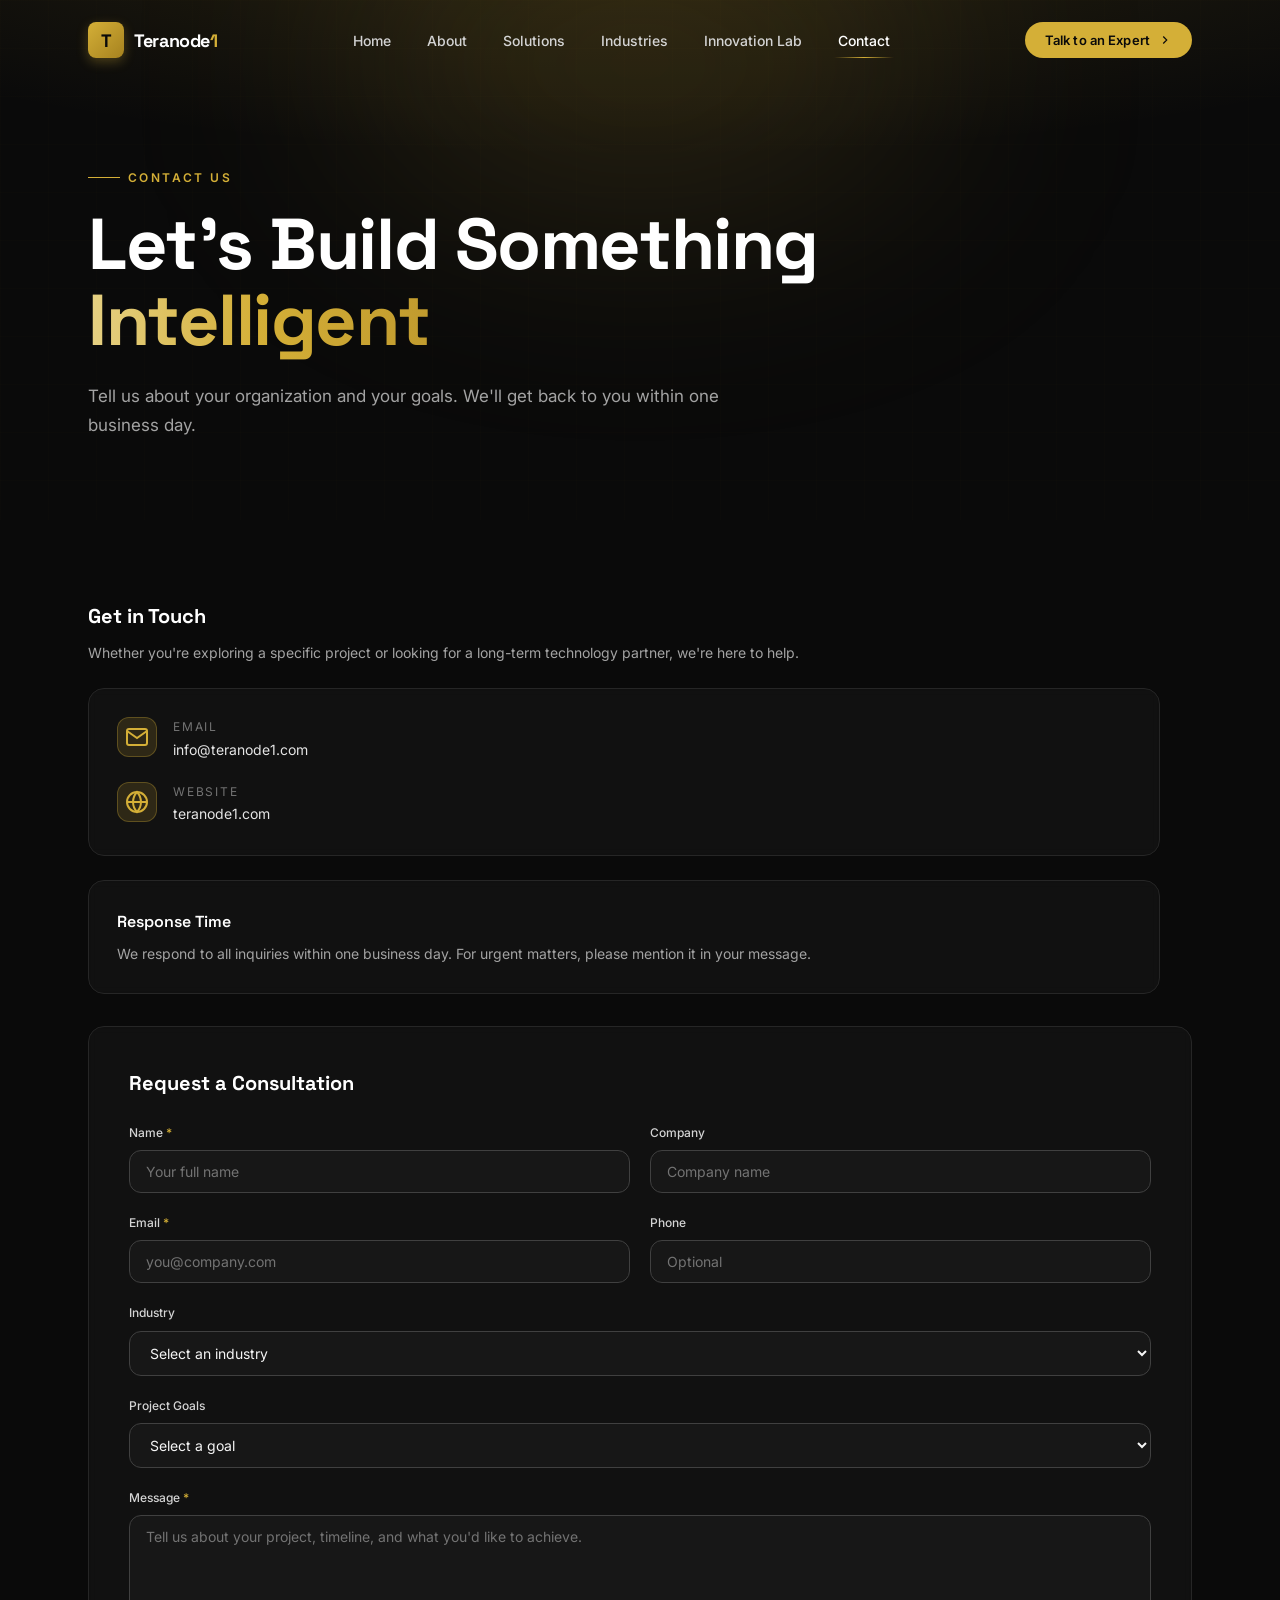
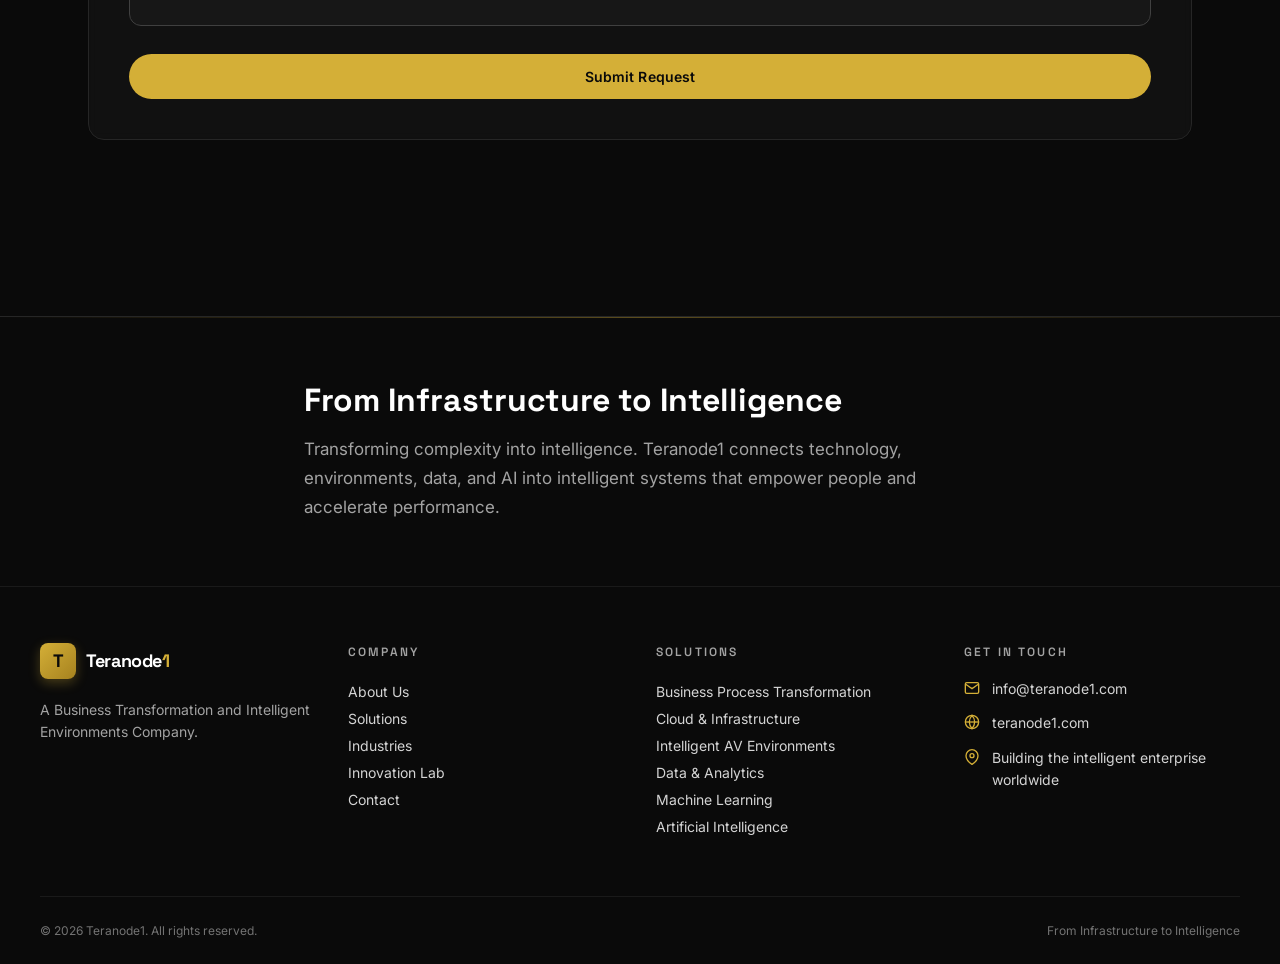
<file: static-site/contact.html>
<!DOCTYPE html>
<html lang="en">
<head>
<meta charset="UTF-8">
<meta name="viewport" content="width=device-width, initial-scale=1.0">
<meta name="description" content="Contact Teranode1 — Talk to an expert. Let's explore how intelligent technology can transform your business.">
<title>Contact — Teranode1</title>
<link rel="icon" type="image/svg+xml" href="assets/favicon.svg">
<link rel="stylesheet" href="assets/styles.css">
</head>
<body>

<!-- ============ NAVBAR ============ -->
<header class="navbar" id="navbar">
  <div class="container navbar-inner">
    <button class="logo" onclick="window.location.href='index.html'">
      <span class="logo-mark">T</span>
      <span class="logo-text">Teranode<span>1</span></span>
    </button>
    <nav class="nav-links">
      <button class="nav-link" onclick="window.location.href='index.html'">Home</button>
      <button class="nav-link" onclick="window.location.href='about.html'">About</button>
      <button class="nav-link" onclick="window.location.href='solutions.html'">Solutions</button>
      <button class="nav-link" onclick="window.location.href='industries.html'">Industries</button>
      <button class="nav-link" onclick="window.location.href='innovation-lab.html'">Innovation Lab</button>
      <button class="nav-link active" onclick="window.location.href='contact.html'">Contact</button>
    </nav>
    <button class="btn btn-primary btn-sm nav-cta" onclick="window.location.href='contact.html'">
      Talk to an Expert
      <svg width="14" height="14" viewBox="0 0 24 24" fill="none" stroke="currentColor" stroke-width="2"><path d="M9 18l6-6-6-6"/></svg>
    </button>
    <button class="mobile-toggle" id="mobile-toggle" aria-label="Toggle menu">
      <svg id="mobile-icon-open" width="20" height="20" viewBox="0 0 24 24" fill="none" stroke="currentColor" stroke-width="2"><line x1="3" y1="12" x2="21" y2="12"/><line x1="3" y1="6" x2="21" y2="6"/><line x1="3" y1="18" x2="21" y2="18"/></svg>
      <svg id="mobile-icon-close" width="20" height="20" viewBox="0 0 24 24" fill="none" stroke="currentColor" stroke-width="2" style="display:none"><line x1="18" y1="6" x2="6" y2="18"/><line x1="6" y1="6" x2="18" y2="18"/></svg>
    </button>
  </div>
  <div class="mobile-menu" id="mobile-menu">
    <div class="container mobile-menu-inner">
      <div class="mobile-menu-list">
        <button class="mobile-menu-link" onclick="window.location.href='index.html'">Home<svg viewBox="0 0 24 24" fill="none" stroke="currentColor" stroke-width="2"><path d="M9 18l6-6-6-6"/></svg></button>
        <button class="mobile-menu-link" onclick="window.location.href='about.html'">About<svg viewBox="0 0 24 24" fill="none" stroke="currentColor" stroke-width="2"><path d="M9 18l6-6-6-6"/></svg></button>
        <button class="mobile-menu-link" onclick="window.location.href='solutions.html'">Solutions<svg viewBox="0 0 24 24" fill="none" stroke="currentColor" stroke-width="2"><path d="M9 18l6-6-6-6"/></svg></button>
        <button class="mobile-menu-link" onclick="window.location.href='industries.html'">Industries<svg viewBox="0 0 24 24" fill="none" stroke="currentColor" stroke-width="2"><path d="M9 18l6-6-6-6"/></svg></button>
        <button class="mobile-menu-link" onclick="window.location.href='innovation-lab.html'">Innovation Lab<svg viewBox="0 0 24 24" fill="none" stroke="currentColor" stroke-width="2"><path d="M9 18l6-6-6-6"/></svg></button>
        <button class="mobile-menu-link active" onclick="window.location.href='contact.html'">Contact<svg viewBox="0 0 24 24" fill="none" stroke="currentColor" stroke-width="2"><path d="M9 18l6-6-6-6"/></svg></button>
        <button class="btn btn-primary btn-w-full" style="margin-top:8px" onclick="window.location.href='contact.html'">Talk to an Expert</button>
      </div>
    </div>
  </div>
</header>

<!-- ============ PAGE HERO ============ -->
<section class="page-hero">
  <div class="bg-grid" style="position:absolute;inset:0;opacity:0.4"></div>
  <div class="bg-radial-glow" style="position:absolute;inset:0"></div>
  <div class="page-hero-glow"></div>
  <div class="container relative">
    <div class="reveal"><span class="section-label">Contact Us</span></div>
    <div class="reveal" style="transition-delay:80ms"><h1 class="heading-1" style="margin-top:20px;max-width:896px">Let's Build Something <span class="text-gradient">Intelligent</span></h1></div>
    <div class="reveal" style="transition-delay:160ms"><p class="body-lg" style="margin-top:24px;max-width:640px">Tell us about your organization and your goals. We'll get back to you within one business day.</p></div>
  </div>
</section>

<!-- ============ CONTACT SECTION ============ -->
<section class="section-sm">
  <div class="container">
    <div class="grid lg-grid-5" style="gap:32px;align-items:start">

      <!-- Left: Contact info -->
      <div class="reveal lg-grid-5-2">
        <div class="spacing-stack-lg">
          <div>
            <h2 class="font-display" style="font-size:1.25rem;font-weight:700">Get in Touch</h2>
            <p style="margin-top:10px;font-size:14px;color:var(--ink-400);line-height:1.6">Whether you're exploring a specific project or looking for a long-term technology partner, we're here to help.</p>
          </div>
          <div class="card card-padding" style="display:flex;flex-direction:column;gap:20px">
            <div class="flex items-start gap-4">
              <div class="icon-box" style="width:40px;height:40px"><svg viewBox="0 0 24 24" fill="none" stroke="currentColor" stroke-width="2"><path d="M4 4h16c1.1 0 2 .9 2 2v12c0 1.1-.9 2-2 2H4c-1.1 0-2-.9-2-2V6c0-1.1.9-2 2-2z"/><polyline points="22,6 12,13 2,6"/></svg></div>
              <div><div style="font-size:12px;text-transform:uppercase;letter-spacing:0.15em;color:var(--ink-500)">Email</div><a href="mailto:info@teranode1.com" style="font-size:14px;color:var(--ink-200);transition:color 0.3s">info@teranode1.com</a></div>
            </div>
            <div class="flex items-start gap-4">
              <div class="icon-box" style="width:40px;height:40px"><svg viewBox="0 0 24 24" fill="none" stroke="currentColor" stroke-width="2"><circle cx="12" cy="12" r="10"/><line x1="2" y1="12" x2="22" y2="12"/><path d="M12 2a15.3 15.3 0 0 1 4 10 15.3 15.3 0 0 1-4 10 15.3 15.3 0 0 1-4-10 15.3 15.3 0 0 1 4-10z"/></svg></div>
              <div><div style="font-size:12px;text-transform:uppercase;letter-spacing:0.15em;color:var(--ink-500)">Website</div><span style="font-size:14px;color:var(--ink-200)">teranode1.com</span></div>
            </div>
          </div>
          <div class="card card-padding">
            <h3 class="font-display" style="font-size:1rem;font-weight:600">Response Time</h3>
            <p style="margin-top:8px;font-size:14px;color:var(--ink-400);line-height:1.6">We respond to all inquiries within one business day. For urgent matters, please mention it in your message.</p>
          </div>
        </div>
      </div>

      <!-- Right: Form -->
      <div class="reveal lg-grid-5-3" style="transition-delay:120ms">
        <div id="form-container">
          <div class="card card-padding-lg">
            <h2 class="font-display" style="font-size:1.25rem;font-weight:700;margin-bottom:24px">Request a Consultation</h2>

            <!-- Error -->
            <div id="form-error" class="form-error" style="display:none;margin-bottom:20px">
              <svg viewBox="0 0 24 24" fill="none" stroke="currentColor" stroke-width="2"><circle cx="12" cy="12" r="10"/><line x1="12" y1="8" x2="12" y2="12"/><line x1="12" y1="16" x2="12.01" y2="16"/></svg>
              <p id="form-error-msg"></p>
            </div>

            <form id="contact-form" style="display:flex;flex-direction:column;gap:20px" autocomplete="on">
              <div class="grid grid-2" style="gap:20px">
                <div>
                  <label class="form-label" for="name">Name <span class="req">*</span></label>
                  <input class="form-input" type="text" id="name" name="name" placeholder="Your full name" required>
                </div>
                <div>
                  <label class="form-label" for="company">Company</label>
                  <input class="form-input" type="text" id="company" name="company" placeholder="Company name">
                </div>
              </div>
              <div class="grid grid-2" style="gap:20px">
                <div>
                  <label class="form-label" for="email">Email <span class="req">*</span></label>
                  <input class="form-input" type="email" id="email" name="email" placeholder="you@company.com" required>
                </div>
                <div>
                  <label class="form-label" for="phone">Phone</label>
                  <input class="form-input" type="tel" id="phone" name="phone" placeholder="Optional">
                </div>
              </div>
              <div>
                <label class="form-label" for="industry">Industry</label>
                <select class="form-select" id="industry" name="industry">
                  <option value="">Select an industry</option>
                  <option>Enterprise &amp; Corporate</option>
                  <option>Education</option>
                  <option>Healthcare</option>
                  <option>Manufacturing</option>
                  <option>Government &amp; Public Sector</option>
                  <option>Smart Buildings</option>
                  <option>Other</option>
                </select>
              </div>
              <div>
                <label class="form-label" for="project_goals">Project Goals</label>
                <select class="form-select" id="project_goals" name="project_goals">
                  <option value="">Select a goal</option>
                  <option>Business Process Transformation</option>
                  <option>Cloud &amp; Infrastructure</option>
                  <option>Intelligent AV Environments</option>
                  <option>Data &amp; Analytics</option>
                  <option>Machine Learning</option>
                  <option>Artificial Intelligence</option>
                  <option>Multiple / Not Sure Yet</option>
                </select>
              </div>
              <div>
                <label class="form-label" for="message">Message <span class="req">*</span></label>
                <textarea class="form-textarea" id="message" name="message" rows="5" placeholder="Tell us about your project, timeline, and what you'd like to achieve." required></textarea>
              </div>
              <button class="btn btn-primary btn-w-full" type="submit" id="submit-btn">
                <span id="btn-text">Submit Request</span>
                <svg id="btn-spinner" class="spinner" width="16" height="16" viewBox="0 0 24 24" fill="none" stroke="currentColor" stroke-width="2" style="display:none"><line x1="12" y1="2" x2="12" y2="6"/><line x1="12" y1="18" x2="12" y2="22"/><line x1="4.93" y1="4.93" x2="7.76" y2="7.76"/><line x1="16.24" y1="16.24" x2="19.07" y2="19.07"/><line x1="2" y1="12" x2="6" y2="12"/><line x1="18" y1="12" x2="22" y2="12"/><line x1="4.93" y1="19.07" x2="7.76" y2="16.24"/><line x1="16.24" y1="7.76" x2="19.07" y2="4.93"/></svg>
              </button>
            </form>
          </div>
        </div>

        <!-- Success -->
        <div id="form-success" style="display:none;flex-direction:column;align-items:center;text-align:center;gap:20px;padding:48px 24px" class="card">
          <div class="form-success-icon"><svg viewBox="0 0 24 24" fill="none" stroke="currentColor" stroke-width="2"><path d="M22 11.08V12a10 10 0 1 1-5.93-9.14"/><polyline points="22 4 12 14.01 9 11.01"/></svg></div>
          <h2 class="font-display" style="font-size:1.5rem;font-weight:700">Thank You</h2>
          <p class="body-lg" style="max-width:400px">Your request has been sent. We'll get back to you within one business day.</p>
          <button class="btn btn-secondary" id="send-another">Send Another Message</button>
        </div>
      </div>

    </div>
  </div>
</section>

<!-- ============ FOOTER ============ -->
<footer class="footer">
  <div class="footer-top-line"></div>
  <div class="footer-tagline-band">
    <div class="container maxw-3xl">
      <h2 class="font-display text-white" style="font-size:clamp(1.5rem,3vw,2rem);font-weight:700;line-height:1.2">From Infrastructure to Intelligence</h2>
      <p class="body-lg" style="margin-top:16px">Transforming complexity into intelligence. Teranode1 connects technology, environments, data, and AI into intelligent systems that empower people and accelerate performance.</p>
    </div>
  </div>
  <div class="container footer-links">
    <div class="footer-grid">
      <div>
        <button class="logo" style="margin-bottom:20px" onclick="window.location.href='index.html'">
          <span class="logo-mark">T</span>
          <span class="logo-text">Teranode<span>1</span></span>
        </button>
        <p class="footer-brand-text">A Business Transformation and Intelligent Environments Company.</p>
      </div>
      <div>
        <h3 class="footer-heading">Company</h3>
        <button class="footer-link-btn" onclick="window.location.href='about.html'">About Us</button>
        <button class="footer-link-btn" onclick="window.location.href='solutions.html'">Solutions</button>
        <button class="footer-link-btn" onclick="window.location.href='industries.html'">Industries</button>
        <button class="footer-link-btn" onclick="window.location.href='innovation-lab.html'">Innovation Lab</button>
        <button class="footer-link-btn" onclick="window.location.href='contact.html'">Contact</button>
      </div>
      <div>
        <h3 class="footer-heading">Solutions</h3>
        <button class="footer-link-btn" onclick="window.location.href='solutions.html'">Business Process Transformation</button>
        <button class="footer-link-btn" onclick="window.location.href='solutions.html'">Cloud &amp; Infrastructure</button>
        <button class="footer-link-btn" onclick="window.location.href='solutions.html'">Intelligent AV Environments</button>
        <button class="footer-link-btn" onclick="window.location.href='solutions.html'">Data &amp; Analytics</button>
        <button class="footer-link-btn" onclick="window.location.href='solutions.html'">Machine Learning</button>
        <button class="footer-link-btn" onclick="window.location.href='solutions.html'">Artificial Intelligence</button>
      </div>
      <div>
        <h3 class="footer-heading">Get in Touch</h3>
        <div class="footer-contact-item"><svg viewBox="0 0 24 24" fill="none" stroke="currentColor" stroke-width="2"><path d="M4 4h16c1.1 0 2 .9 2 2v12c0 1.1-.9 2-2 2H4c-1.1 0-2-.9-2-2V6c0-1.1.9-2 2-2z"/><polyline points="22,6 12,13 2,6"/></svg><a href="mailto:info@teranode1.com">info@teranode1.com</a></div>
        <div class="footer-contact-item"><svg viewBox="0 0 24 24" fill="none" stroke="currentColor" stroke-width="2"><circle cx="12" cy="12" r="10"/><line x1="2" y1="12" x2="22" y2="12"/><path d="M12 2a15.3 15.3 0 0 1 4 10 15.3 15.3 0 0 1-4 10 15.3 15.3 0 0 1-4-10 15.3 15.3 0 0 1 4-10z"/></svg><span>teranode1.com</span></div>
        <div class="footer-contact-item"><svg viewBox="0 0 24 24" fill="none" stroke="currentColor" stroke-width="2"><path d="M21 10c0 7-9 13-9 13s-9-6-9-13a9 9 0 0 1 18 0z"/><circle cx="12" cy="10" r="3"/></svg><span>Building the intelligent enterprise worldwide</span></div>
      </div>
    </div>
  </div>
  <div class="container footer-bottom">
    <p>&copy; <span id="year"></span> Teranode1. All rights reserved.</p>
    <p>From Infrastructure to Intelligence</p>
  </div>
</footer>

<script>document.getElementById('year').textContent = new Date().getFullYear();</script>
<script src="assets/main.js"></script>
</body>
</html>
</file>
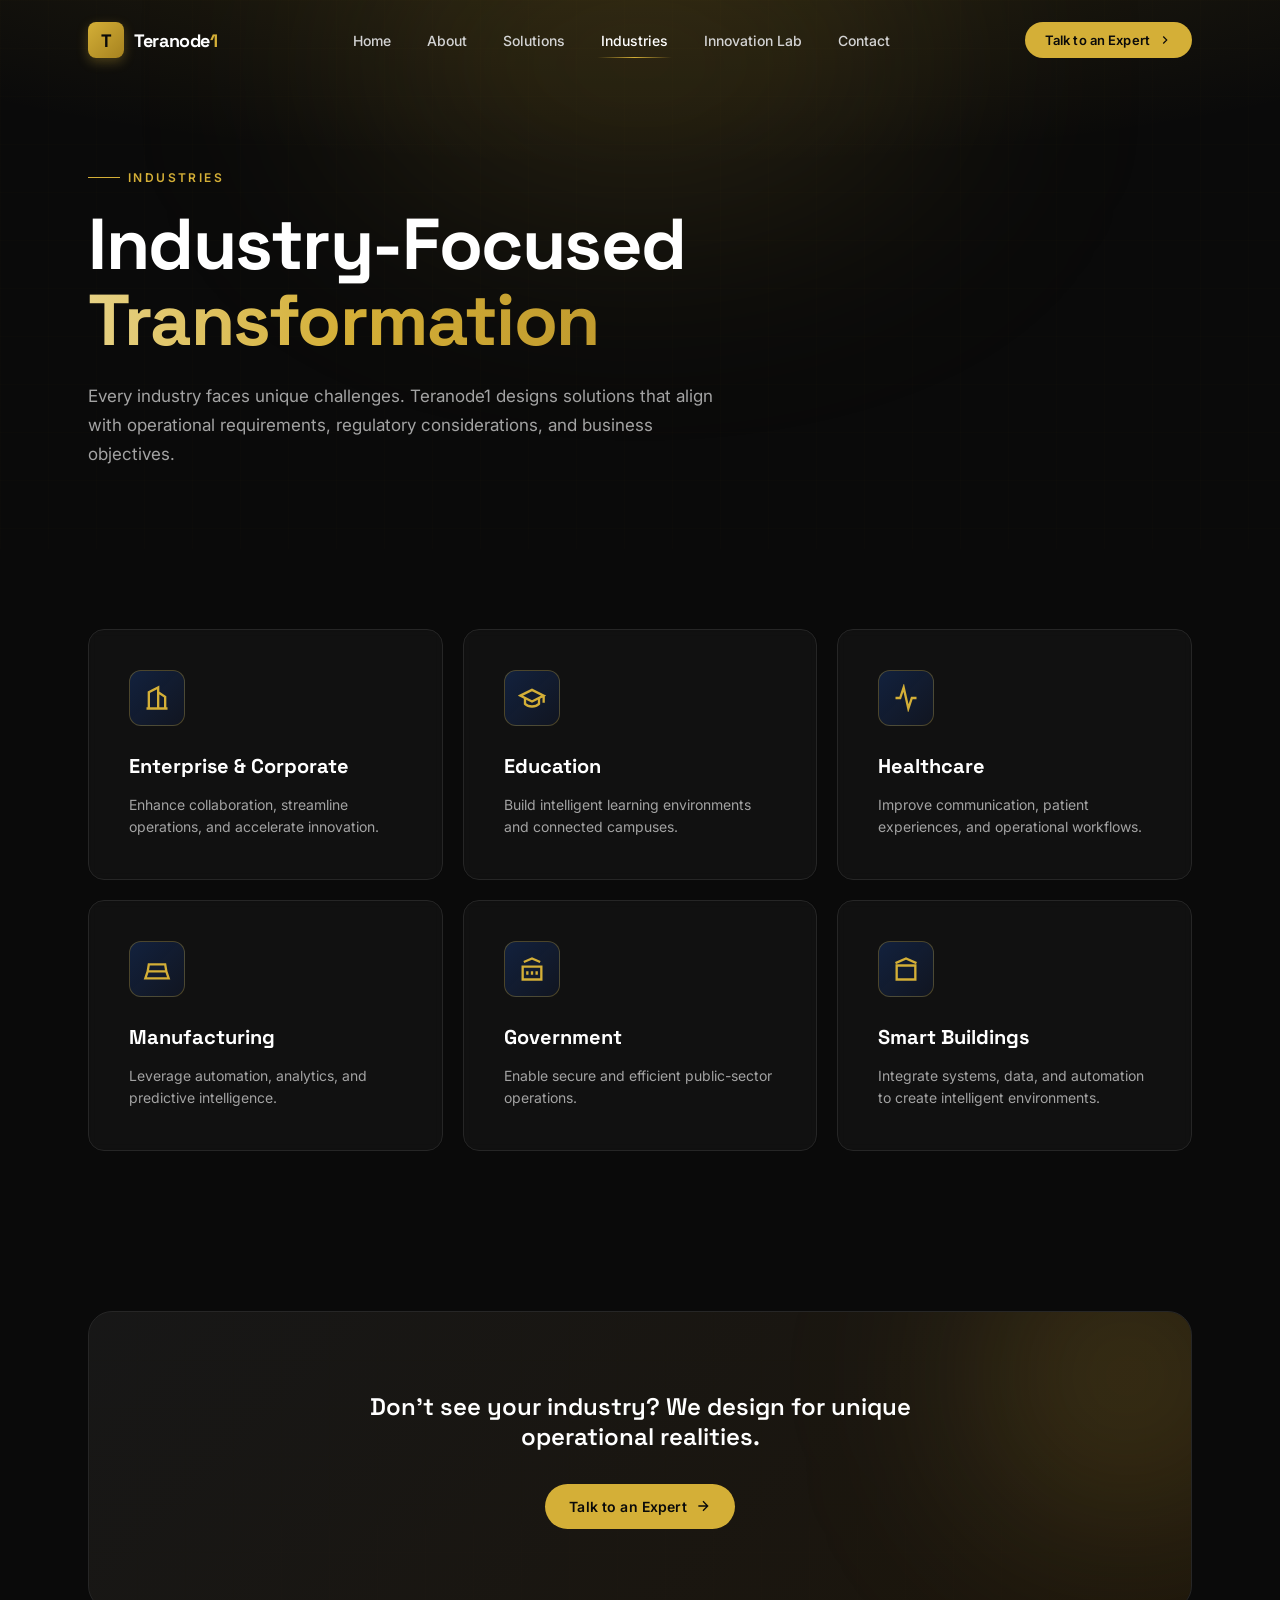
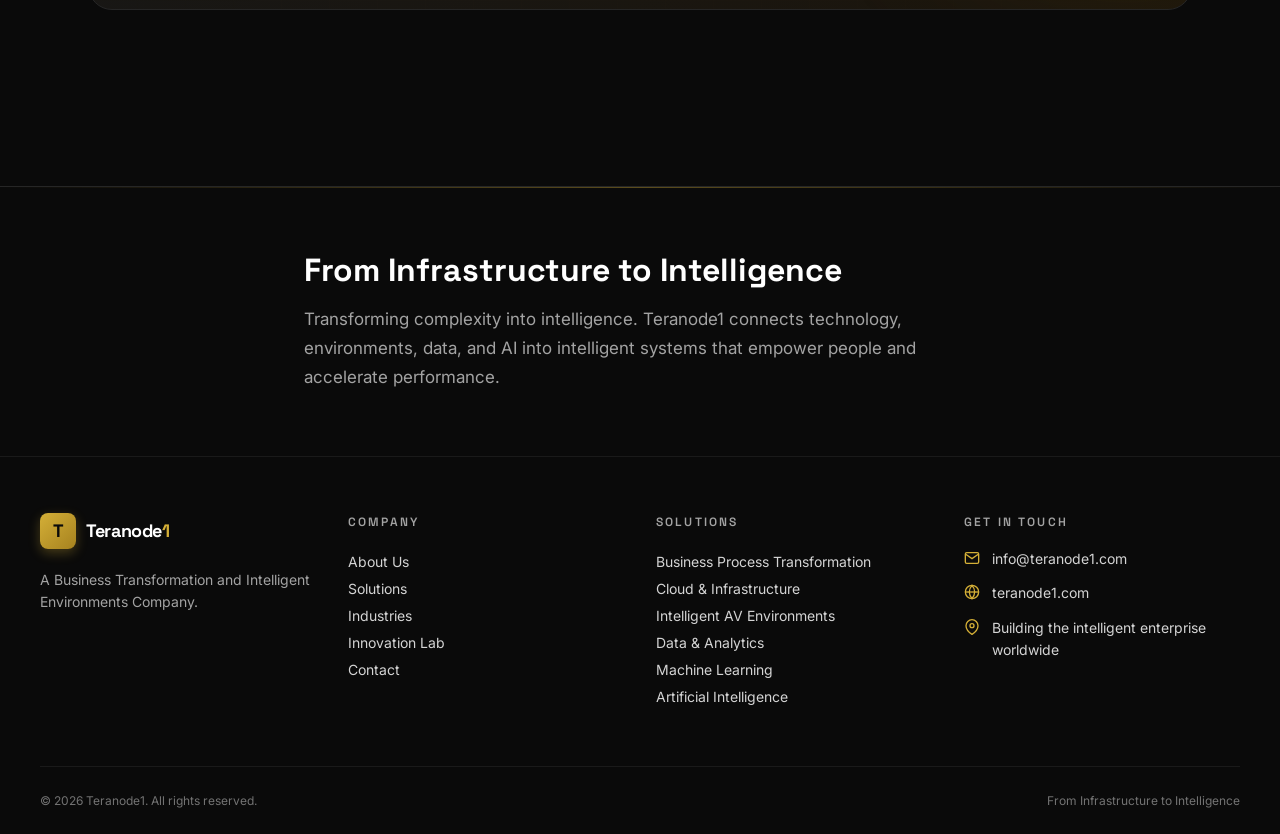
<file: static-site/industries.html>
<!DOCTYPE html>
<html lang="en">
<head>
<meta charset="UTF-8">
<meta name="viewport" content="width=device-width, initial-scale=1.0">
<meta name="description" content="Teranode1 Industries — Industry-focused transformation. Tailored solutions for enterprise, education, healthcare, manufacturing, government, and smart buildings.">
<title>Industries — Teranode1</title>
<link rel="icon" type="image/svg+xml" href="assets/favicon.svg">
<link rel="stylesheet" href="assets/styles.css">
</head>
<body>

<!-- ============ NAVBAR ============ -->
<header class="navbar" id="navbar">
  <div class="container navbar-inner">
    <button class="logo" onclick="window.location.href='index.html'">
      <span class="logo-mark">T</span>
      <span class="logo-text">Teranode<span>1</span></span>
    </button>
    <nav class="nav-links">
      <button class="nav-link" onclick="window.location.href='index.html'">Home</button>
      <button class="nav-link" onclick="window.location.href='about.html'">About</button>
      <button class="nav-link" onclick="window.location.href='solutions.html'">Solutions</button>
      <button class="nav-link active" onclick="window.location.href='industries.html'">Industries</button>
      <button class="nav-link" onclick="window.location.href='innovation-lab.html'">Innovation Lab</button>
      <button class="nav-link" onclick="window.location.href='contact.html'">Contact</button>
    </nav>
    <button class="btn btn-primary btn-sm nav-cta" onclick="window.location.href='contact.html'">
      Talk to an Expert
      <svg width="14" height="14" viewBox="0 0 24 24" fill="none" stroke="currentColor" stroke-width="2"><path d="M9 18l6-6-6-6"/></svg>
    </button>
    <button class="mobile-toggle" id="mobile-toggle" aria-label="Toggle menu">
      <svg id="mobile-icon-open" width="20" height="20" viewBox="0 0 24 24" fill="none" stroke="currentColor" stroke-width="2"><line x1="3" y1="12" x2="21" y2="12"/><line x1="3" y1="6" x2="21" y2="6"/><line x1="3" y1="18" x2="21" y2="18"/></svg>
      <svg id="mobile-icon-close" width="20" height="20" viewBox="0 0 24 24" fill="none" stroke="currentColor" stroke-width="2" style="display:none"><line x1="18" y1="6" x2="6" y2="18"/><line x1="6" y1="6" x2="18" y2="18"/></svg>
    </button>
  </div>
  <div class="mobile-menu" id="mobile-menu">
    <div class="container mobile-menu-inner">
      <div class="mobile-menu-list">
        <button class="mobile-menu-link" onclick="window.location.href='index.html'">Home<svg viewBox="0 0 24 24" fill="none" stroke="currentColor" stroke-width="2"><path d="M9 18l6-6-6-6"/></svg></button>
        <button class="mobile-menu-link" onclick="window.location.href='about.html'">About<svg viewBox="0 0 24 24" fill="none" stroke="currentColor" stroke-width="2"><path d="M9 18l6-6-6-6"/></svg></button>
        <button class="mobile-menu-link" onclick="window.location.href='solutions.html'">Solutions<svg viewBox="0 0 24 24" fill="none" stroke="currentColor" stroke-width="2"><path d="M9 18l6-6-6-6"/></svg></button>
        <button class="mobile-menu-link active" onclick="window.location.href='industries.html'">Industries<svg viewBox="0 0 24 24" fill="none" stroke="currentColor" stroke-width="2"><path d="M9 18l6-6-6-6"/></svg></button>
        <button class="mobile-menu-link" onclick="window.location.href='innovation-lab.html'">Innovation Lab<svg viewBox="0 0 24 24" fill="none" stroke="currentColor" stroke-width="2"><path d="M9 18l6-6-6-6"/></svg></button>
        <button class="mobile-menu-link" onclick="window.location.href='contact.html'">Contact<svg viewBox="0 0 24 24" fill="none" stroke="currentColor" stroke-width="2"><path d="M9 18l6-6-6-6"/></svg></button>
        <button class="btn btn-primary btn-w-full" style="margin-top:8px" onclick="window.location.href='contact.html'">Talk to an Expert</button>
      </div>
    </div>
  </div>
</header>

<!-- ============ PAGE HERO ============ -->
<section class="page-hero">
  <div class="bg-grid" style="position:absolute;inset:0;opacity:0.4"></div>
  <div class="bg-radial-glow" style="position:absolute;inset:0"></div>
  <div class="page-hero-glow"></div>
  <div class="container relative">
    <div class="reveal"><span class="section-label">Industries</span></div>
    <div class="reveal" style="transition-delay:80ms"><h1 class="heading-1" style="margin-top:20px;max-width:896px">Industry-Focused <span class="text-gradient">Transformation</span></h1></div>
    <div class="reveal" style="transition-delay:160ms"><p class="body-lg" style="margin-top:24px;max-width:640px">Every industry faces unique challenges. Teranode1 designs solutions that align with operational requirements, regulatory considerations, and business objectives.</p></div>
  </div>
</section>

<!-- ============ INDUSTRIES GRID ============ -->
<section class="section-sm">
  <div class="container">
    <div class="grid grid-3">
      <div class="reveal card card-hover card-padding-lg group" style="position:relative;overflow:hidden">
        <div style="position:absolute;top:-48px;right:-48px;height:128px;width:128px;border-radius:50%;background:rgba(28,102,242,0);filter:blur(50px);transition:all 0.5s ease" class="group-hover-orb"></div>
        <div class="relative">
          <div class="icon-box icon-box-lg" style="background:linear-gradient(135deg,rgba(28,102,242,0.2),rgba(24,67,180,0.1))"><svg viewBox="0 0 24 24" fill="none" stroke="currentColor" stroke-width="2"><path d="M3 21h18M5 21V7l8-4v18M19 21V11l-6-4"/></svg></div>
          <h2 class="font-display" style="font-size:1.25rem;font-weight:700;margin-top:24px">Enterprise &amp; Corporate</h2>
          <p style="margin-top:12px;font-size:14px;color:var(--ink-400);line-height:1.6">Enhance collaboration, streamline operations, and accelerate innovation.</p>
        </div>
      </div>
      <div class="reveal card card-hover card-padding-lg group" style="transition-delay:80ms;position:relative;overflow:hidden">
        <div class="relative">
          <div class="icon-box icon-box-lg" style="background:linear-gradient(135deg,rgba(28,102,242,0.2),rgba(24,67,180,0.1))"><svg viewBox="0 0 24 24" fill="none" stroke="currentColor" stroke-width="2"><path d="M22 10v6M2 10l10-5 10 5-10 5z"/><path d="M6 12v5c3 3 9 3 12 0v-5"/></svg></div>
          <h2 class="font-display" style="font-size:1.25rem;font-weight:700;margin-top:24px">Education</h2>
          <p style="margin-top:12px;font-size:14px;color:var(--ink-400);line-height:1.6">Build intelligent learning environments and connected campuses.</p>
        </div>
      </div>
      <div class="reveal card card-hover card-padding-lg group" style="transition-delay:160ms;position:relative;overflow:hidden">
        <div class="relative">
          <div class="icon-box icon-box-lg" style="background:linear-gradient(135deg,rgba(28,102,242,0.2),rgba(24,67,180,0.1))"><svg viewBox="0 0 24 24" fill="none" stroke="currentColor" stroke-width="2"><path d="M3 12h4l3-9 4 18 3-9h4"/></svg></div>
          <h2 class="font-display" style="font-size:1.25rem;font-weight:700;margin-top:24px">Healthcare</h2>
          <p style="margin-top:12px;font-size:14px;color:var(--ink-400);line-height:1.6">Improve communication, patient experiences, and operational workflows.</p>
        </div>
      </div>
      <div class="reveal card card-hover card-padding-lg group">
        <div class="relative">
          <div class="icon-box icon-box-lg" style="background:linear-gradient(135deg,rgba(28,102,242,0.2),rgba(24,67,180,0.1))"><svg viewBox="0 0 24 24" fill="none" stroke="currentColor" stroke-width="2"><path d="M2 20h20l-2-6H4l-2 6zM4 14l1-6h14l1 6"/></svg></div>
          <h2 class="font-display" style="font-size:1.25rem;font-weight:700;margin-top:24px">Manufacturing</h2>
          <p style="margin-top:12px;font-size:14px;color:var(--ink-400);line-height:1.6">Leverage automation, analytics, and predictive intelligence.</p>
        </div>
      </div>
      <div class="reveal card card-hover card-padding-lg group" style="transition-delay:80ms">
        <div class="relative">
          <div class="icon-box icon-box-lg" style="background:linear-gradient(135deg,rgba(28,102,242,0.2),rgba(24,67,180,0.1))"><svg viewBox="0 0 24 24" fill="none" stroke="currentColor" stroke-width="2"><path d="M3 21h18M3 10h18M5 6l7-3 7 3M4 10v11M20 10v11M8 14v3M12 14v3M16 14v3"/></svg></div>
          <h2 class="font-display" style="font-size:1.25rem;font-weight:700;margin-top:24px">Government</h2>
          <p style="margin-top:12px;font-size:14px;color:var(--ink-400);line-height:1.6">Enable secure and efficient public-sector operations.</p>
        </div>
      </div>
      <div class="reveal card card-hover card-padding-lg group" style="transition-delay:160ms">
        <div class="relative">
          <div class="icon-box icon-box-lg" style="background:linear-gradient(135deg,rgba(28,102,242,0.2),rgba(24,67,180,0.1))"><svg viewBox="0 0 24 24" fill="none" stroke="currentColor" stroke-width="2"><path d="M3 21h18M3 7l9-4 9 4M4 21V9h16v12"/></svg></div>
          <h2 class="font-display" style="font-size:1.25rem;font-weight:700;margin-top:24px">Smart Buildings</h2>
          <p style="margin-top:12px;font-size:14px;color:var(--ink-400);line-height:1.6">Integrate systems, data, and automation to create intelligent environments.</p>
        </div>
      </div>
    </div>
  </div>
</section>

<!-- ============ CTA ============ -->
<section class="section-sm">
  <div class="container">
    <div class="reveal">
      <div class="cta-band text-center">
        <div class="bg-grid" style="position:absolute;inset:0;opacity:0.2"></div>
        <div class="cta-glow-1"></div>
        <div class="relative mx-auto maxw-2xl">
          <h2 class="heading-3">Don't see your industry? We design for unique operational realities.</h2>
          <div style="margin-top:32px">
            <button class="btn btn-primary" onclick="window.location.href='contact.html'">
              Talk to an Expert
              <svg width="16" height="16" viewBox="0 0 24 24" fill="none" stroke="currentColor" stroke-width="2"><path d="M5 12h14M12 5l7 7-7 7"/></svg>
            </button>
          </div>
        </div>
      </div>
    </div>
  </div>
</section>

<!-- ============ FOOTER ============ -->
<footer class="footer">
  <div class="footer-top-line"></div>
  <div class="footer-tagline-band">
    <div class="container maxw-3xl">
      <h2 class="font-display text-white" style="font-size:clamp(1.5rem,3vw,2rem);font-weight:700;line-height:1.2">From Infrastructure to Intelligence</h2>
      <p class="body-lg" style="margin-top:16px">Transforming complexity into intelligence. Teranode1 connects technology, environments, data, and AI into intelligent systems that empower people and accelerate performance.</p>
    </div>
  </div>
  <div class="container footer-links">
    <div class="footer-grid">
      <div>
        <button class="logo" style="margin-bottom:20px" onclick="window.location.href='index.html'">
          <span class="logo-mark">T</span>
          <span class="logo-text">Teranode<span>1</span></span>
        </button>
        <p class="footer-brand-text">A Business Transformation and Intelligent Environments Company.</p>
      </div>
      <div>
        <h3 class="footer-heading">Company</h3>
        <button class="footer-link-btn" onclick="window.location.href='about.html'">About Us</button>
        <button class="footer-link-btn" onclick="window.location.href='solutions.html'">Solutions</button>
        <button class="footer-link-btn" onclick="window.location.href='industries.html'">Industries</button>
        <button class="footer-link-btn" onclick="window.location.href='innovation-lab.html'">Innovation Lab</button>
        <button class="footer-link-btn" onclick="window.location.href='contact.html'">Contact</button>
      </div>
      <div>
        <h3 class="footer-heading">Solutions</h3>
        <button class="footer-link-btn" onclick="window.location.href='solutions.html'">Business Process Transformation</button>
        <button class="footer-link-btn" onclick="window.location.href='solutions.html'">Cloud &amp; Infrastructure</button>
        <button class="footer-link-btn" onclick="window.location.href='solutions.html'">Intelligent AV Environments</button>
        <button class="footer-link-btn" onclick="window.location.href='solutions.html'">Data &amp; Analytics</button>
        <button class="footer-link-btn" onclick="window.location.href='solutions.html'">Machine Learning</button>
        <button class="footer-link-btn" onclick="window.location.href='solutions.html'">Artificial Intelligence</button>
      </div>
      <div>
        <h3 class="footer-heading">Get in Touch</h3>
        <div class="footer-contact-item"><svg viewBox="0 0 24 24" fill="none" stroke="currentColor" stroke-width="2"><path d="M4 4h16c1.1 0 2 .9 2 2v12c0 1.1-.9 2-2 2H4c-1.1 0-2-.9-2-2V6c0-1.1.9-2 2-2z"/><polyline points="22,6 12,13 2,6"/></svg><a href="mailto:info@teranode1.com">info@teranode1.com</a></div>
        <div class="footer-contact-item"><svg viewBox="0 0 24 24" fill="none" stroke="currentColor" stroke-width="2"><circle cx="12" cy="12" r="10"/><line x1="2" y1="12" x2="22" y2="12"/><path d="M12 2a15.3 15.3 0 0 1 4 10 15.3 15.3 0 0 1-4 10 15.3 15.3 0 0 1-4-10 15.3 15.3 0 0 1 4-10z"/></svg><span>teranode1.com</span></div>
        <div class="footer-contact-item"><svg viewBox="0 0 24 24" fill="none" stroke="currentColor" stroke-width="2"><path d="M21 10c0 7-9 13-9 13s-9-6-9-13a9 9 0 0 1 18 0z"/><circle cx="12" cy="10" r="3"/></svg><span>Building the intelligent enterprise worldwide</span></div>
      </div>
    </div>
  </div>
  <div class="container footer-bottom">
    <p>&copy; <span id="year"></span> Teranode1. All rights reserved.</p>
    <p>From Infrastructure to Intelligence</p>
  </div>
</footer>

<script>document.getElementById('year').textContent = new Date().getFullYear();</script>
<script src="assets/main.js"></script>
</body>
</html>
</file>
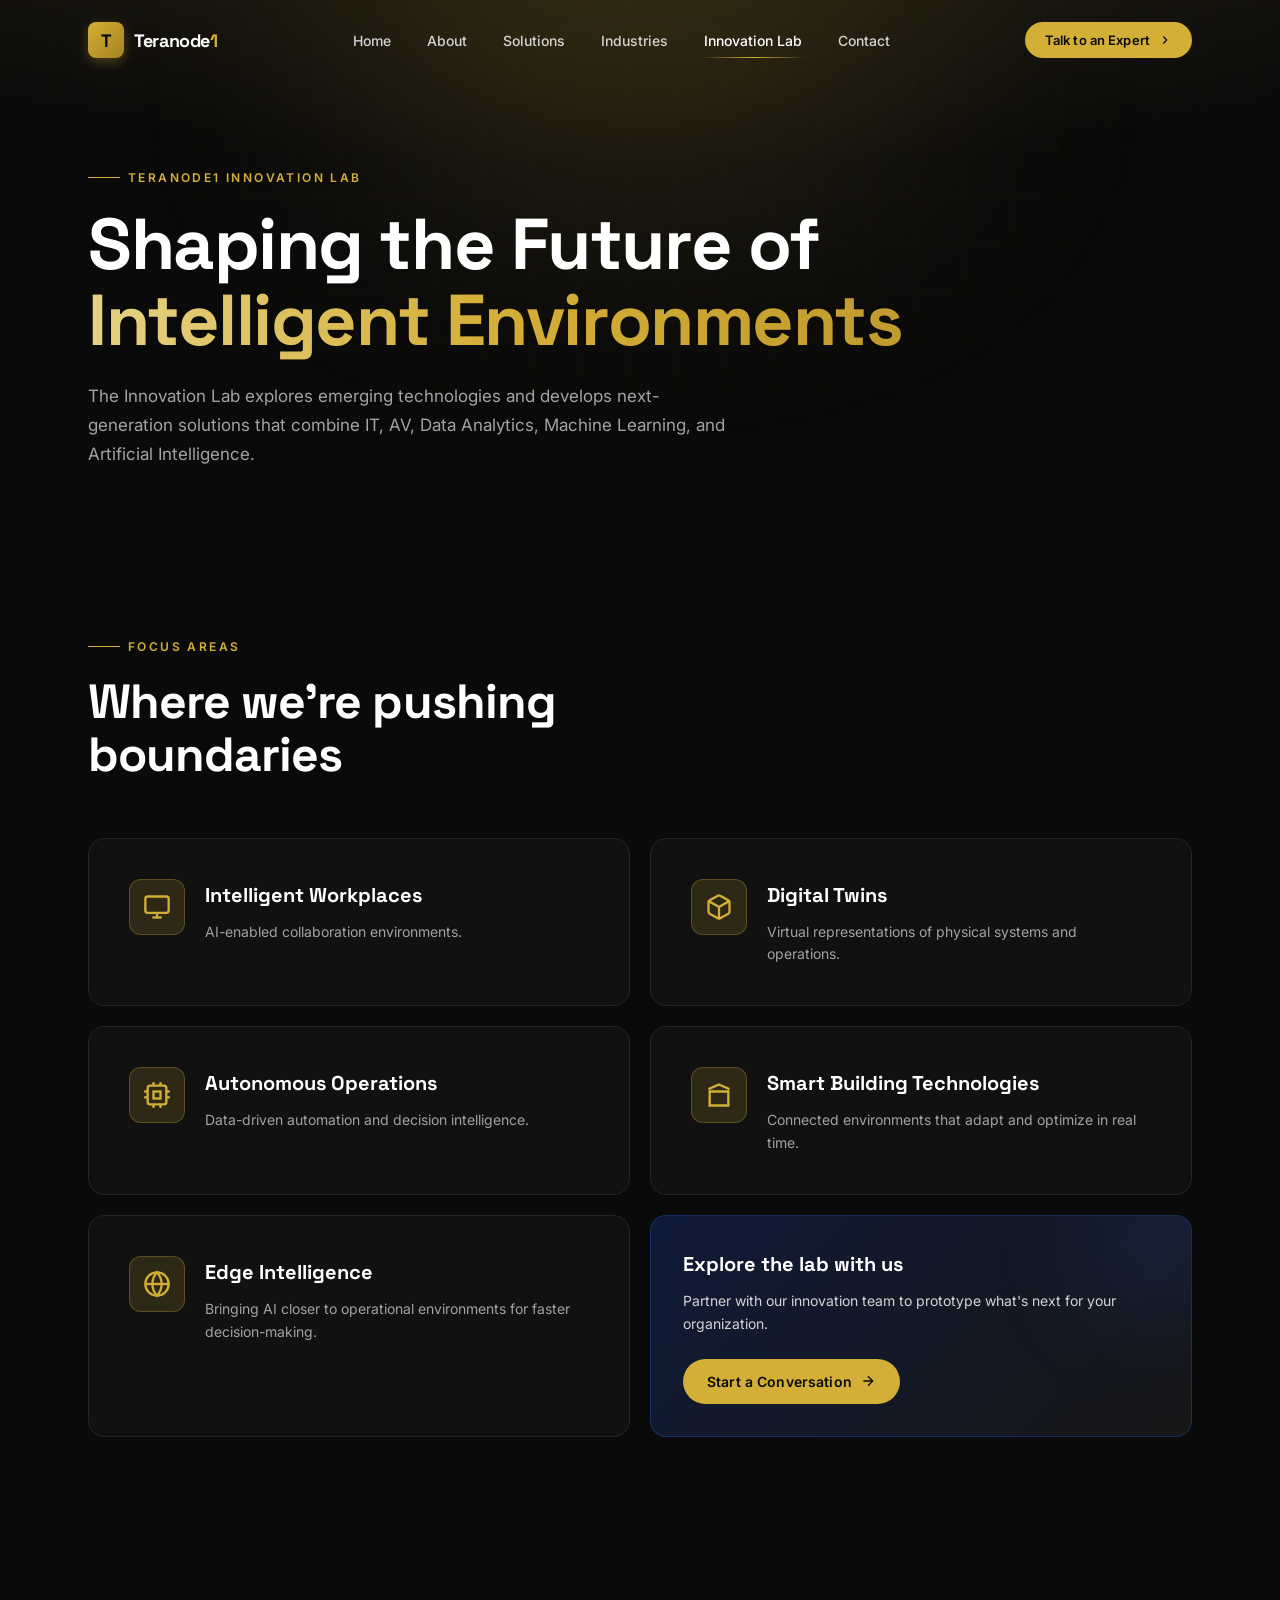
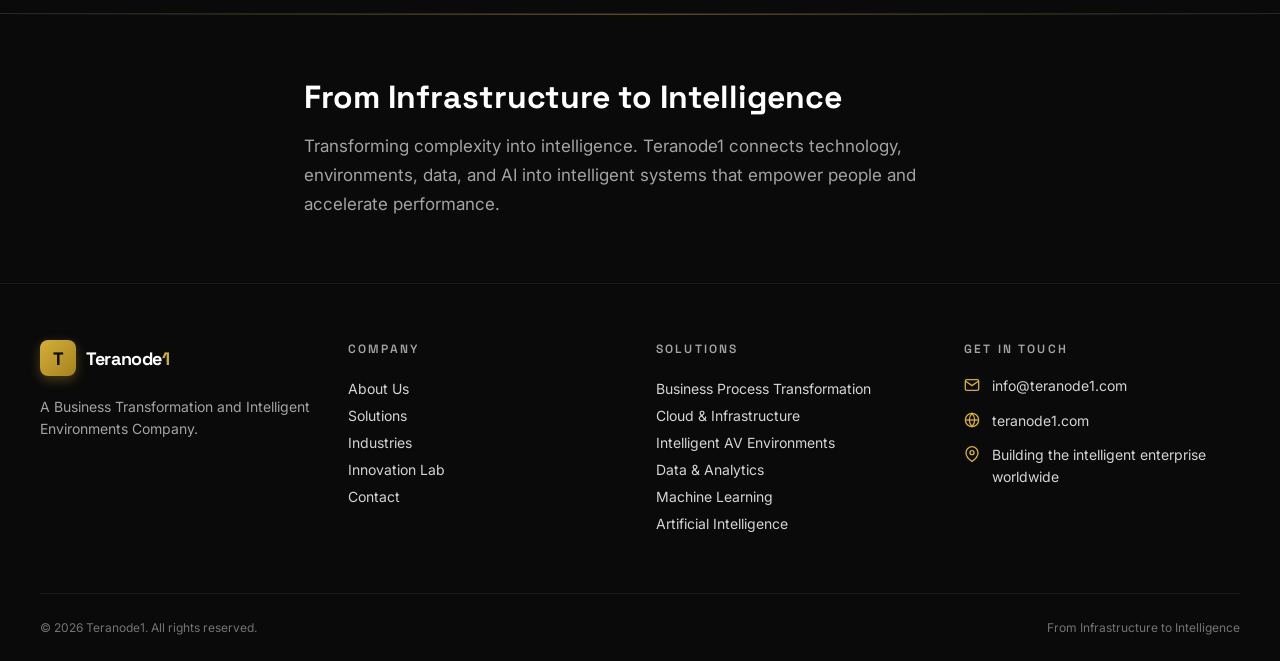
<file: static-site/innovation-lab.html>
<!DOCTYPE html>
<html lang="en">
<head>
<meta charset="UTF-8">
<meta name="viewport" content="width=device-width, initial-scale=1.0">
<meta name="description" content="Teranode1 Innovation Lab — Shaping the future of intelligent environments. Exploring emerging technologies and next-generation solutions.">
<title>Innovation Lab — Teranode1</title>
<link rel="icon" type="image/svg+xml" href="assets/favicon.svg">
<link rel="stylesheet" href="assets/styles.css">
</head>
<body>

<!-- ============ NAVBAR ============ -->
<header class="navbar" id="navbar">
  <div class="container navbar-inner">
    <button class="logo" onclick="window.location.href='index.html'">
      <span class="logo-mark">T</span>
      <span class="logo-text">Teranode<span>1</span></span>
    </button>
    <nav class="nav-links">
      <button class="nav-link" onclick="window.location.href='index.html'">Home</button>
      <button class="nav-link" onclick="window.location.href='about.html'">About</button>
      <button class="nav-link" onclick="window.location.href='solutions.html'">Solutions</button>
      <button class="nav-link" onclick="window.location.href='industries.html'">Industries</button>
      <button class="nav-link active" onclick="window.location.href='innovation-lab.html'">Innovation Lab</button>
      <button class="nav-link" onclick="window.location.href='contact.html'">Contact</button>
    </nav>
    <button class="btn btn-primary btn-sm nav-cta" onclick="window.location.href='contact.html'">
      Talk to an Expert
      <svg width="14" height="14" viewBox="0 0 24 24" fill="none" stroke="currentColor" stroke-width="2"><path d="M9 18l6-6-6-6"/></svg>
    </button>
    <button class="mobile-toggle" id="mobile-toggle" aria-label="Toggle menu">
      <svg id="mobile-icon-open" width="20" height="20" viewBox="0 0 24 24" fill="none" stroke="currentColor" stroke-width="2"><line x1="3" y1="12" x2="21" y2="12"/><line x1="3" y1="6" x2="21" y2="6"/><line x1="3" y1="18" x2="21" y2="18"/></svg>
      <svg id="mobile-icon-close" width="20" height="20" viewBox="0 0 24 24" fill="none" stroke="currentColor" stroke-width="2" style="display:none"><line x1="18" y1="6" x2="6" y2="18"/><line x1="6" y1="6" x2="18" y2="18"/></svg>
    </button>
  </div>
  <div class="mobile-menu" id="mobile-menu">
    <div class="container mobile-menu-inner">
      <div class="mobile-menu-list">
        <button class="mobile-menu-link" onclick="window.location.href='index.html'">Home<svg viewBox="0 0 24 24" fill="none" stroke="currentColor" stroke-width="2"><path d="M9 18l6-6-6-6"/></svg></button>
        <button class="mobile-menu-link" onclick="window.location.href='about.html'">About<svg viewBox="0 0 24 24" fill="none" stroke="currentColor" stroke-width="2"><path d="M9 18l6-6-6-6"/></svg></button>
        <button class="mobile-menu-link" onclick="window.location.href='solutions.html'">Solutions<svg viewBox="0 0 24 24" fill="none" stroke="currentColor" stroke-width="2"><path d="M9 18l6-6-6-6"/></svg></button>
        <button class="mobile-menu-link" onclick="window.location.href='industries.html'">Industries<svg viewBox="0 0 24 24" fill="none" stroke="currentColor" stroke-width="2"><path d="M9 18l6-6-6-6"/></svg></button>
        <button class="mobile-menu-link active" onclick="window.location.href='innovation-lab.html'">Innovation Lab<svg viewBox="0 0 24 24" fill="none" stroke="currentColor" stroke-width="2"><path d="M9 18l6-6-6-6"/></svg></button>
        <button class="mobile-menu-link" onclick="window.location.href='contact.html'">Contact<svg viewBox="0 0 24 24" fill="none" stroke="currentColor" stroke-width="2"><path d="M9 18l6-6-6-6"/></svg></button>
        <button class="btn btn-primary btn-w-full" style="margin-top:8px" onclick="window.location.href='contact.html'">Talk to an Expert</button>
      </div>
    </div>
  </div>
</header>

<!-- ============ PAGE HERO ============ -->
<section class="page-hero">
  <div class="bg-grid" style="position:absolute;inset:0;opacity:0.4"></div>
  <div class="bg-radial-glow" style="position:absolute;inset:0"></div>
  <div class="page-hero-glow"></div>
  <div class="container relative">
    <div class="reveal"><span class="section-label">Teranode1 Innovation Lab</span></div>
    <div class="reveal" style="transition-delay:80ms"><h1 class="heading-1" style="margin-top:20px;max-width:896px">Shaping the Future of <span class="text-gradient">Intelligent Environments</span></h1></div>
    <div class="reveal" style="transition-delay:160ms"><p class="body-lg" style="margin-top:24px;max-width:640px">The Innovation Lab explores emerging technologies and develops next-generation solutions that combine IT, AV, Data Analytics, Machine Learning, and Artificial Intelligence.</p></div>
  </div>
</section>

<!-- ============ FOCUS AREAS ============ -->
<section class="section-sm">
  <div class="container">
    <div class="reveal maxw-2xl">
      <span class="section-label">Focus Areas</span>
      <h2 class="heading-2" style="margin-top:20px">Where we're pushing boundaries</h2>
    </div>
    <div class="grid grid-2" style="margin-top:56px">
      <div class="reveal card card-hover card-padding-lg group" style="display:flex;align-items:flex-start;gap:20px">
        <div class="icon-box icon-box-lg"><svg viewBox="0 0 24 24" fill="none" stroke="currentColor" stroke-width="2"><rect x="2" y="3" width="20" height="14" rx="2"/><line x1="8" y1="21" x2="16" y2="21"/><line x1="12" y1="17" x2="12" y2="21"/></svg></div>
        <div><h3 class="font-display" style="font-size:1.25rem;font-weight:700">Intelligent Workplaces</h3><p style="margin-top:10px;font-size:14px;color:var(--ink-400);line-height:1.6">AI-enabled collaboration environments.</p></div>
      </div>
      <div class="reveal card card-hover card-padding-lg group" style="transition-delay:80ms;display:flex;align-items:flex-start;gap:20px">
        <div class="icon-box icon-box-lg"><svg viewBox="0 0 24 24" fill="none" stroke="currentColor" stroke-width="2"><path d="M21 16V8a2 2 0 0 0-1-1.73l-7-4a2 2 0 0 0-2 0l-7 4A2 2 0 0 0 3 8v8a2 2 0 0 0 1 1.73l7 4a2 2 0 0 0 2 0l7-4A2 2 0 0 0 21 16z"/><polyline points="3.27 6.96 12 12.01 20.73 6.96"/><line x1="12" y1="22.08" x2="12" y2="12"/></svg></div>
        <div><h3 class="font-display" style="font-size:1.25rem;font-weight:700">Digital Twins</h3><p style="margin-top:10px;font-size:14px;color:var(--ink-400);line-height:1.6">Virtual representations of physical systems and operations.</p></div>
      </div>
      <div class="reveal card card-hover card-padding-lg group" style="display:flex;align-items:flex-start;gap:20px">
        <div class="icon-box icon-box-lg"><svg viewBox="0 0 24 24" fill="none" stroke="currentColor" stroke-width="2"><rect x="4" y="4" width="16" height="16" rx="2"/><rect x="9" y="9" width="6" height="6"/><line x1="9" y1="1" x2="9" y2="4"/><line x1="15" y1="1" x2="15" y2="4"/><line x1="9" y1="20" x2="9" y2="23"/><line x1="15" y1="20" x2="15" y2="23"/><line x1="20" y1="9" x2="23" y2="9"/><line x1="20" y1="14" x2="23" y2="14"/><line x1="1" y1="9" x2="4" y2="9"/><line x1="1" y1="14" x2="4" y2="14"/></svg></div>
        <div><h3 class="font-display" style="font-size:1.25rem;font-weight:700">Autonomous Operations</h3><p style="margin-top:10px;font-size:14px;color:var(--ink-400);line-height:1.6">Data-driven automation and decision intelligence.</p></div>
      </div>
      <div class="reveal card card-hover card-padding-lg group" style="transition-delay:80ms;display:flex;align-items:flex-start;gap:20px">
        <div class="icon-box icon-box-lg"><svg viewBox="0 0 24 24" fill="none" stroke="currentColor" stroke-width="2"><path d="M3 21h18M3 7l9-4 9 4M4 21V9h16v12"/></svg></div>
        <div><h3 class="font-display" style="font-size:1.25rem;font-weight:700">Smart Building Technologies</h3><p style="margin-top:10px;font-size:14px;color:var(--ink-400);line-height:1.6">Connected environments that adapt and optimize in real time.</p></div>
      </div>
      <div class="reveal card card-hover card-padding-lg group" style="display:flex;align-items:flex-start;gap:20px">
        <div class="icon-box icon-box-lg"><svg viewBox="0 0 24 24" fill="none" stroke="currentColor" stroke-width="2"><circle cx="12" cy="12" r="10"/><path d="M12 2a15.3 15.3 0 0 1 4 10 15.3 15.3 0 0 1-4 10 15.3 15.3 0 0 1-4-10 15.3 15.3 0 0 1 4-10z"/><line x1="2" y1="12" x2="22" y2="12"/></svg></div>
        <div><h3 class="font-display" style="font-size:1.25rem;font-weight:700">Edge Intelligence</h3><p style="margin-top:10px;font-size:14px;color:var(--ink-400);line-height:1.6">Bringing AI closer to operational environments for faster decision-making.</p></div>
      </div>
      <!-- CTA tile -->
      <div class="reveal" style="transition-delay:400ms">
        <div style="position:relative;overflow:hidden;border-radius:16px;border:1px solid rgba(28,102,242,0.3);background:linear-gradient(135deg,rgba(20,38,87,0.6),var(--ink-900));padding:32px;height:100%;display:flex;flex-direction:column;justify-content:center">
          <div style="position:absolute;top:-40px;right:-40px;height:128px;width:128px;border-radius:50%;background:rgba(28,102,242,0.2);filter:blur(60px)"></div>
          <div class="relative">
            <h3 class="font-display" style="font-size:1.25rem;font-weight:700">Explore the lab with us</h3>
            <p style="margin-top:10px;font-size:14px;color:var(--ink-300);line-height:1.6">Partner with our innovation team to prototype what's next for your organization.</p>
            <button class="btn btn-primary" style="margin-top:24px" onclick="window.location.href='contact.html'">
              Start a Conversation
              <svg width="16" height="16" viewBox="0 0 24 24" fill="none" stroke="currentColor" stroke-width="2"><path d="M5 12h14M12 5l7 7-7 7"/></svg>
            </button>
          </div>
        </div>
      </div>
    </div>
  </div>
</section>

<!-- ============ FOOTER ============ -->
<footer class="footer">
  <div class="footer-top-line"></div>
  <div class="footer-tagline-band">
    <div class="container maxw-3xl">
      <h2 class="font-display text-white" style="font-size:clamp(1.5rem,3vw,2rem);font-weight:700;line-height:1.2">From Infrastructure to Intelligence</h2>
      <p class="body-lg" style="margin-top:16px">Transforming complexity into intelligence. Teranode1 connects technology, environments, data, and AI into intelligent systems that empower people and accelerate performance.</p>
    </div>
  </div>
  <div class="container footer-links">
    <div class="footer-grid">
      <div>
        <button class="logo" style="margin-bottom:20px" onclick="window.location.href='index.html'">
          <span class="logo-mark">T</span>
          <span class="logo-text">Teranode<span>1</span></span>
        </button>
        <p class="footer-brand-text">A Business Transformation and Intelligent Environments Company.</p>
      </div>
      <div>
        <h3 class="footer-heading">Company</h3>
        <button class="footer-link-btn" onclick="window.location.href='about.html'">About Us</button>
        <button class="footer-link-btn" onclick="window.location.href='solutions.html'">Solutions</button>
        <button class="footer-link-btn" onclick="window.location.href='industries.html'">Industries</button>
        <button class="footer-link-btn" onclick="window.location.href='innovation-lab.html'">Innovation Lab</button>
        <button class="footer-link-btn" onclick="window.location.href='contact.html'">Contact</button>
      </div>
      <div>
        <h3 class="footer-heading">Solutions</h3>
        <button class="footer-link-btn" onclick="window.location.href='solutions.html'">Business Process Transformation</button>
        <button class="footer-link-btn" onclick="window.location.href='solutions.html'">Cloud &amp; Infrastructure</button>
        <button class="footer-link-btn" onclick="window.location.href='solutions.html'">Intelligent AV Environments</button>
        <button class="footer-link-btn" onclick="window.location.href='solutions.html'">Data &amp; Analytics</button>
        <button class="footer-link-btn" onclick="window.location.href='solutions.html'">Machine Learning</button>
        <button class="footer-link-btn" onclick="window.location.href='solutions.html'">Artificial Intelligence</button>
      </div>
      <div>
        <h3 class="footer-heading">Get in Touch</h3>
        <div class="footer-contact-item"><svg viewBox="0 0 24 24" fill="none" stroke="currentColor" stroke-width="2"><path d="M4 4h16c1.1 0 2 .9 2 2v12c0 1.1-.9 2-2 2H4c-1.1 0-2-.9-2-2V6c0-1.1.9-2 2-2z"/><polyline points="22,6 12,13 2,6"/></svg><a href="mailto:info@teranode1.com">info@teranode1.com</a></div>
        <div class="footer-contact-item"><svg viewBox="0 0 24 24" fill="none" stroke="currentColor" stroke-width="2"><circle cx="12" cy="12" r="10"/><line x1="2" y1="12" x2="22" y2="12"/><path d="M12 2a15.3 15.3 0 0 1 4 10 15.3 15.3 0 0 1-4 10 15.3 15.3 0 0 1-4-10 15.3 15.3 0 0 1 4-10z"/></svg><span>teranode1.com</span></div>
        <div class="footer-contact-item"><svg viewBox="0 0 24 24" fill="none" stroke="currentColor" stroke-width="2"><path d="M21 10c0 7-9 13-9 13s-9-6-9-13a9 9 0 0 1 18 0z"/><circle cx="12" cy="10" r="3"/></svg><span>Building the intelligent enterprise worldwide</span></div>
      </div>
    </div>
  </div>
  <div class="container footer-bottom">
    <p>&copy; <span id="year"></span> Teranode1. All rights reserved.</p>
    <p>From Infrastructure to Intelligence</p>
  </div>
</footer>

<script>document.getElementById('year').textContent = new Date().getFullYear();</script>
<script src="assets/main.js"></script>
</body>
</html>
</file>
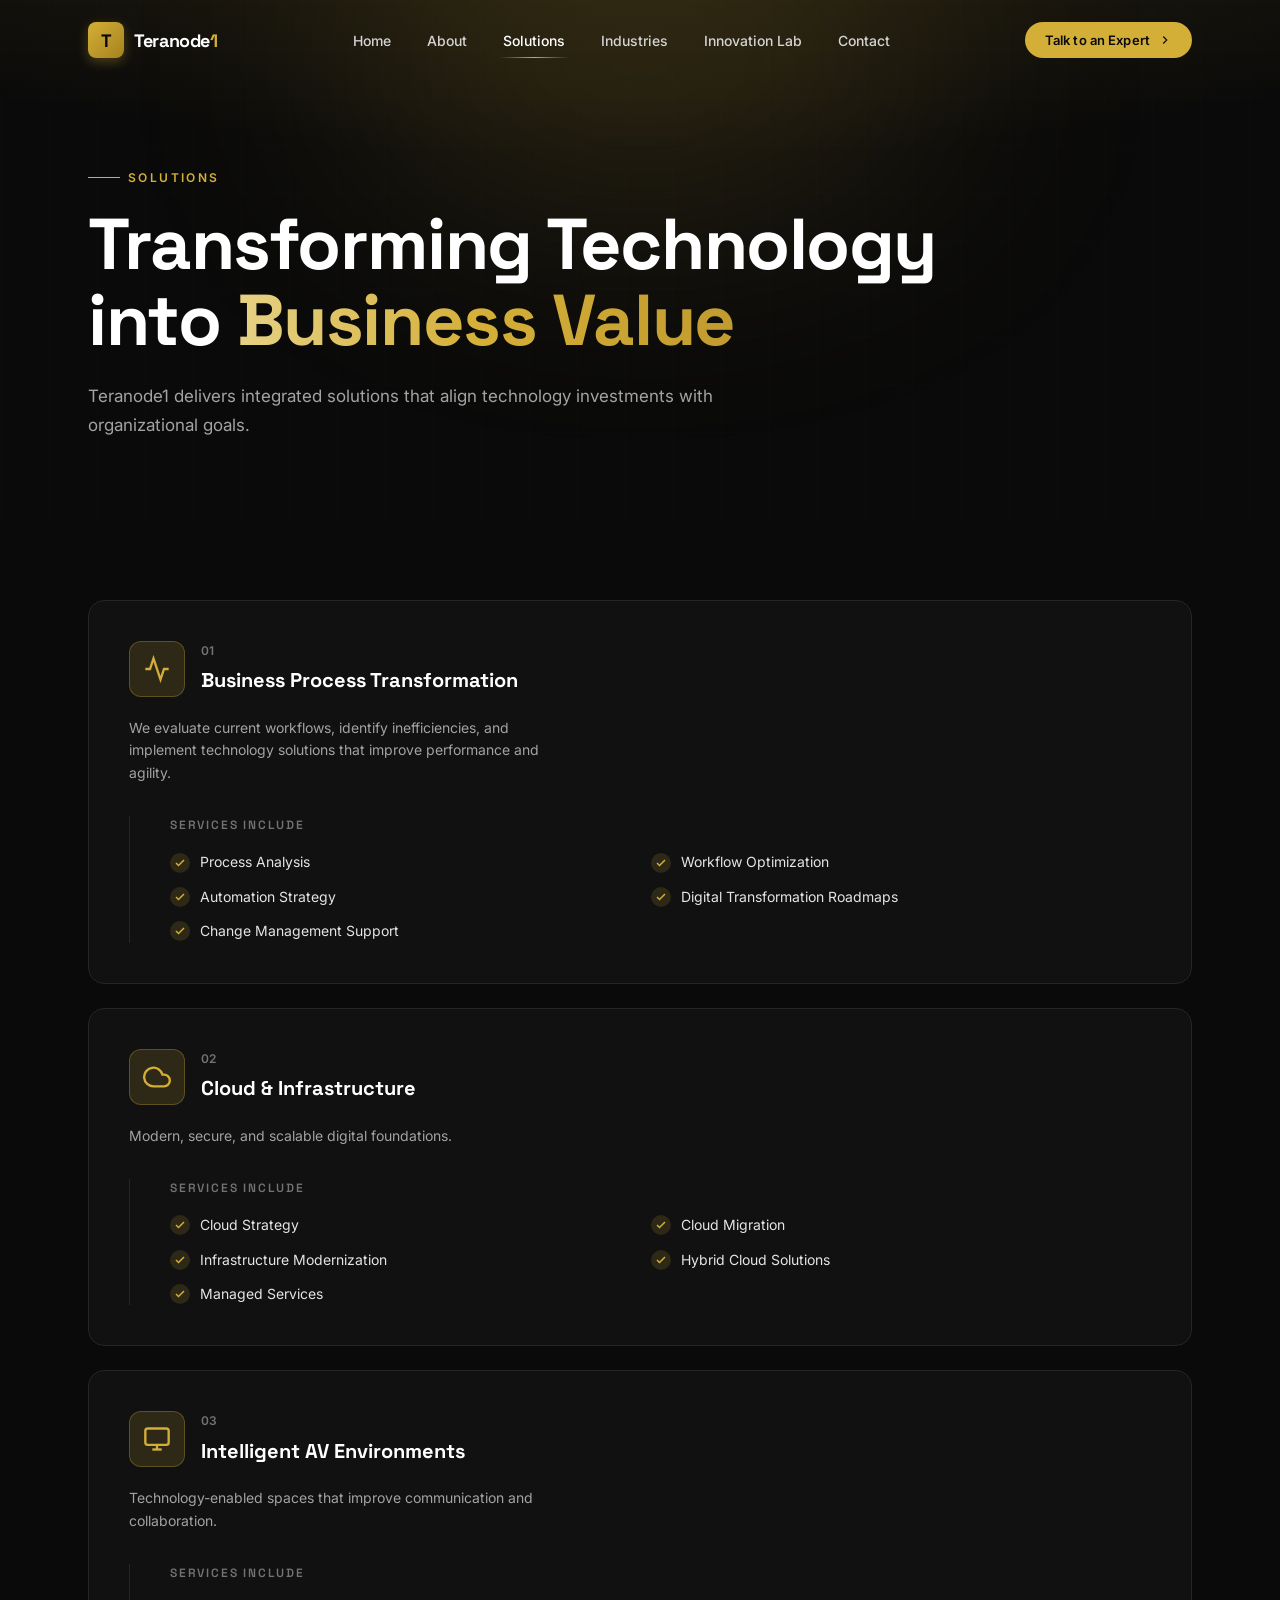
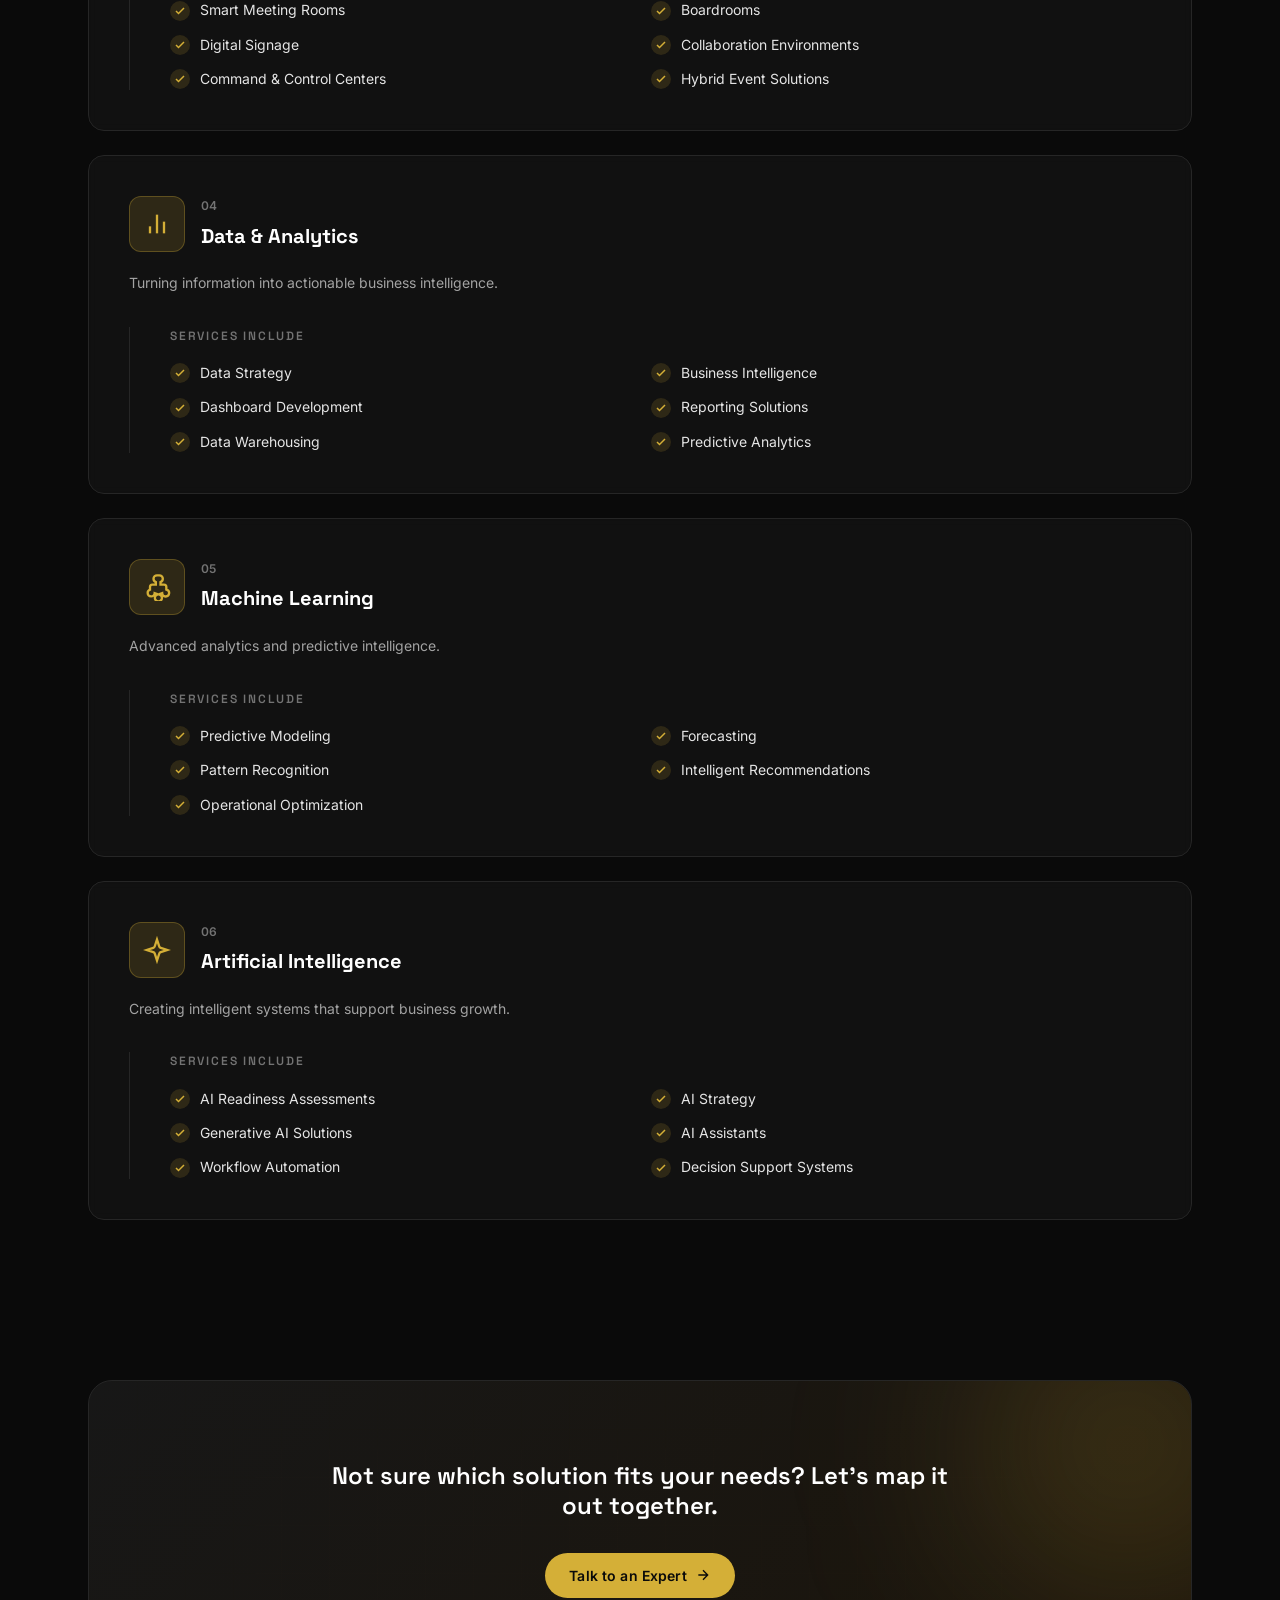
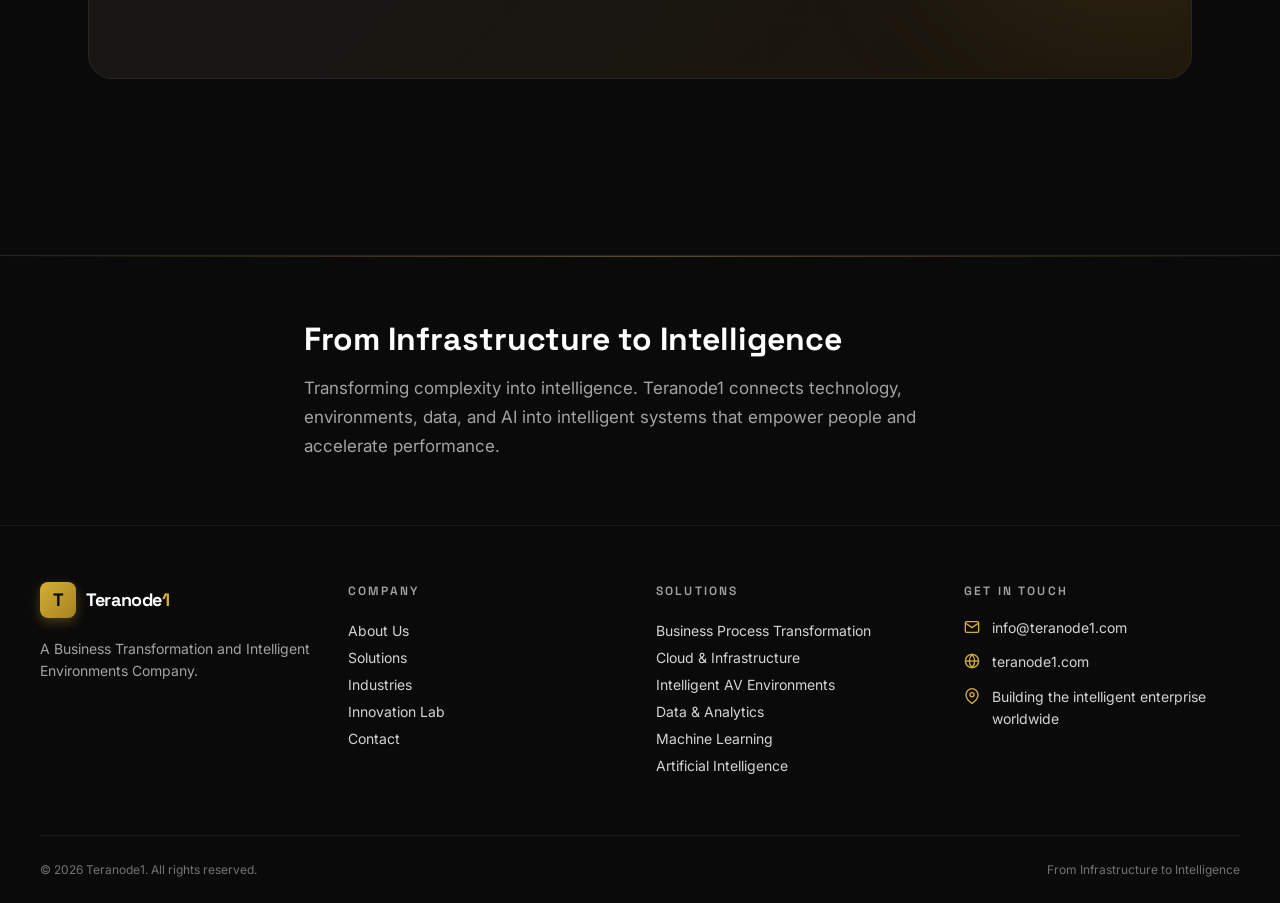
<file: static-site/solutions.html>
<!DOCTYPE html>
<html lang="en">
<head>
<meta charset="UTF-8">
<meta name="viewport" content="width=device-width, initial-scale=1.0">
<meta name="description" content="Teranode1 Solutions — Transforming technology into business value. Integrated solutions across IT, Cloud, AV, Data, ML, and AI.">
<title>Solutions — Teranode1</title>
<link rel="icon" type="image/svg+xml" href="assets/favicon.svg">
<link rel="stylesheet" href="assets/styles.css">
</head>
<body>

<!-- ============ NAVBAR ============ -->
<header class="navbar" id="navbar">
  <div class="container navbar-inner">
    <button class="logo" onclick="window.location.href='index.html'">
      <span class="logo-mark">T</span>
      <span class="logo-text">Teranode<span>1</span></span>
    </button>
    <nav class="nav-links">
      <button class="nav-link" onclick="window.location.href='index.html'">Home</button>
      <button class="nav-link" onclick="window.location.href='about.html'">About</button>
      <button class="nav-link active" onclick="window.location.href='solutions.html'">Solutions</button>
      <button class="nav-link" onclick="window.location.href='industries.html'">Industries</button>
      <button class="nav-link" onclick="window.location.href='innovation-lab.html'">Innovation Lab</button>
      <button class="nav-link" onclick="window.location.href='contact.html'">Contact</button>
    </nav>
    <button class="btn btn-primary btn-sm nav-cta" onclick="window.location.href='contact.html'">
      Talk to an Expert
      <svg width="14" height="14" viewBox="0 0 24 24" fill="none" stroke="currentColor" stroke-width="2"><path d="M9 18l6-6-6-6"/></svg>
    </button>
    <button class="mobile-toggle" id="mobile-toggle" aria-label="Toggle menu">
      <svg id="mobile-icon-open" width="20" height="20" viewBox="0 0 24 24" fill="none" stroke="currentColor" stroke-width="2"><line x1="3" y1="12" x2="21" y2="12"/><line x1="3" y1="6" x2="21" y2="6"/><line x1="3" y1="18" x2="21" y2="18"/></svg>
      <svg id="mobile-icon-close" width="20" height="20" viewBox="0 0 24 24" fill="none" stroke="currentColor" stroke-width="2" style="display:none"><line x1="18" y1="6" x2="6" y2="18"/><line x1="6" y1="6" x2="18" y2="18"/></svg>
    </button>
  </div>
  <div class="mobile-menu" id="mobile-menu">
    <div class="container mobile-menu-inner">
      <div class="mobile-menu-list">
        <button class="mobile-menu-link" onclick="window.location.href='index.html'">Home<svg viewBox="0 0 24 24" fill="none" stroke="currentColor" stroke-width="2"><path d="M9 18l6-6-6-6"/></svg></button>
        <button class="mobile-menu-link" onclick="window.location.href='about.html'">About<svg viewBox="0 0 24 24" fill="none" stroke="currentColor" stroke-width="2"><path d="M9 18l6-6-6-6"/></svg></button>
        <button class="mobile-menu-link active" onclick="window.location.href='solutions.html'">Solutions<svg viewBox="0 0 24 24" fill="none" stroke="currentColor" stroke-width="2"><path d="M9 18l6-6-6-6"/></svg></button>
        <button class="mobile-menu-link" onclick="window.location.href='industries.html'">Industries<svg viewBox="0 0 24 24" fill="none" stroke="currentColor" stroke-width="2"><path d="M9 18l6-6-6-6"/></svg></button>
        <button class="mobile-menu-link" onclick="window.location.href='innovation-lab.html'">Innovation Lab<svg viewBox="0 0 24 24" fill="none" stroke="currentColor" stroke-width="2"><path d="M9 18l6-6-6-6"/></svg></button>
        <button class="mobile-menu-link" onclick="window.location.href='contact.html'">Contact<svg viewBox="0 0 24 24" fill="none" stroke="currentColor" stroke-width="2"><path d="M9 18l6-6-6-6"/></svg></button>
        <button class="btn btn-primary btn-w-full" style="margin-top:8px" onclick="window.location.href='contact.html'">Talk to an Expert</button>
      </div>
    </div>
  </div>
</header>

<!-- ============ PAGE HERO ============ -->
<section class="page-hero">
  <div class="bg-grid" style="position:absolute;inset:0;opacity:0.4"></div>
  <div class="bg-radial-glow" style="position:absolute;inset:0"></div>
  <div class="page-hero-glow"></div>
  <div class="container relative">
    <div class="reveal"><span class="section-label">Solutions</span></div>
    <div class="reveal" style="transition-delay:80ms"><h1 class="heading-1" style="margin-top:20px;max-width:896px">Transforming Technology into <span class="text-gradient">Business Value</span></h1></div>
    <div class="reveal" style="transition-delay:160ms"><p class="body-lg" style="margin-top:24px;max-width:640px">Teranode1 delivers integrated solutions that align technology investments with organizational goals.</p></div>
  </div>
</section>

<!-- ============ SOLUTIONS LIST ============ -->
<section class="section-sm">
  <div class="container">
    <div style="display:flex;flex-direction:column;gap:24px">

      <!-- 01 Business Process Transformation -->
      <div class="reveal card card-hover solution-row group">
        <div class="grid lg-grid-5" style="gap:32px">
          <div class="lg-grid-5-3">
            <div class="flex items-start gap-4">
              <div class="icon-box icon-box-lg"><svg viewBox="0 0 24 24" fill="none" stroke="currentColor" stroke-width="2"><path d="M22 12h-4l-3 9L9 3l-3 9H2"/></svg></div>
              <div>
                <div class="solution-number">01</div>
                <h2 class="font-display" style="font-size:1.25rem;font-weight:700">Business Process Transformation</h2>
              </div>
            </div>
            <p style="margin-top:20px;font-size:14px;color:var(--ink-400);line-height:1.6;max-width:448px">We evaluate current workflows, identify inefficiencies, and implement technology solutions that improve performance and agility.</p>
          </div>
          <div class="lg-grid-5-2 solution-divider">
            <h3 class="solution-services-label">Services Include</h3>
            <div class="grid grid-2" style="gap:12px">
              <div class="service-item"><span class="service-check"><svg viewBox="0 0 24 24" fill="none" stroke="currentColor" stroke-width="3"><polyline points="20 6 9 17 4 12"/></svg></span>Process Analysis</div>
              <div class="service-item"><span class="service-check"><svg viewBox="0 0 24 24" fill="none" stroke="currentColor" stroke-width="3"><polyline points="20 6 9 17 4 12"/></svg></span>Workflow Optimization</div>
              <div class="service-item"><span class="service-check"><svg viewBox="0 0 24 24" fill="none" stroke="currentColor" stroke-width="3"><polyline points="20 6 9 17 4 12"/></svg></span>Automation Strategy</div>
              <div class="service-item"><span class="service-check"><svg viewBox="0 0 24 24" fill="none" stroke="currentColor" stroke-width="3"><polyline points="20 6 9 17 4 12"/></svg></span>Digital Transformation Roadmaps</div>
              <div class="service-item"><span class="service-check"><svg viewBox="0 0 24 24" fill="none" stroke="currentColor" stroke-width="3"><polyline points="20 6 9 17 4 12"/></svg></span>Change Management Support</div>
            </div>
          </div>
        </div>
      </div>

      <!-- 02 Cloud & Infrastructure -->
      <div class="reveal card card-hover solution-row group">
        <div class="grid lg-grid-5" style="gap:32px">
          <div class="lg-grid-5-3">
            <div class="flex items-start gap-4">
              <div class="icon-box icon-box-lg"><svg viewBox="0 0 24 24" fill="none" stroke="currentColor" stroke-width="2"><path d="M18 10h-1.26A8 8 0 1 0 9 20h9a5 5 0 0 0 0-10z"/></svg></div>
              <div>
                <div class="solution-number">02</div>
                <h2 class="font-display" style="font-size:1.25rem;font-weight:700">Cloud &amp; Infrastructure</h2>
              </div>
            </div>
            <p style="margin-top:20px;font-size:14px;color:var(--ink-400);line-height:1.6;max-width:448px">Modern, secure, and scalable digital foundations.</p>
          </div>
          <div class="lg-grid-5-2 solution-divider">
            <h3 class="solution-services-label">Services Include</h3>
            <div class="grid grid-2" style="gap:12px">
              <div class="service-item"><span class="service-check"><svg viewBox="0 0 24 24" fill="none" stroke="currentColor" stroke-width="3"><polyline points="20 6 9 17 4 12"/></svg></span>Cloud Strategy</div>
              <div class="service-item"><span class="service-check"><svg viewBox="0 0 24 24" fill="none" stroke="currentColor" stroke-width="3"><polyline points="20 6 9 17 4 12"/></svg></span>Cloud Migration</div>
              <div class="service-item"><span class="service-check"><svg viewBox="0 0 24 24" fill="none" stroke="currentColor" stroke-width="3"><polyline points="20 6 9 17 4 12"/></svg></span>Infrastructure Modernization</div>
              <div class="service-item"><span class="service-check"><svg viewBox="0 0 24 24" fill="none" stroke="currentColor" stroke-width="3"><polyline points="20 6 9 17 4 12"/></svg></span>Hybrid Cloud Solutions</div>
              <div class="service-item"><span class="service-check"><svg viewBox="0 0 24 24" fill="none" stroke="currentColor" stroke-width="3"><polyline points="20 6 9 17 4 12"/></svg></span>Managed Services</div>
            </div>
          </div>
        </div>
      </div>

      <!-- 03 Intelligent AV Environments -->
      <div class="reveal card card-hover solution-row group">
        <div class="grid lg-grid-5" style="gap:32px">
          <div class="lg-grid-5-3">
            <div class="flex items-start gap-4">
              <div class="icon-box icon-box-lg"><svg viewBox="0 0 24 24" fill="none" stroke="currentColor" stroke-width="2"><rect x="2" y="3" width="20" height="14" rx="2"/><line x1="8" y1="21" x2="16" y2="21"/><line x1="12" y1="17" x2="12" y2="21"/></svg></div>
              <div>
                <div class="solution-number">03</div>
                <h2 class="font-display" style="font-size:1.25rem;font-weight:700">Intelligent AV Environments</h2>
              </div>
            </div>
            <p style="margin-top:20px;font-size:14px;color:var(--ink-400);line-height:1.6;max-width:448px">Technology-enabled spaces that improve communication and collaboration.</p>
          </div>
          <div class="lg-grid-5-2 solution-divider">
            <h3 class="solution-services-label">Services Include</h3>
            <div class="grid grid-2" style="gap:12px">
              <div class="service-item"><span class="service-check"><svg viewBox="0 0 24 24" fill="none" stroke="currentColor" stroke-width="3"><polyline points="20 6 9 17 4 12"/></svg></span>Smart Meeting Rooms</div>
              <div class="service-item"><span class="service-check"><svg viewBox="0 0 24 24" fill="none" stroke="currentColor" stroke-width="3"><polyline points="20 6 9 17 4 12"/></svg></span>Boardrooms</div>
              <div class="service-item"><span class="service-check"><svg viewBox="0 0 24 24" fill="none" stroke="currentColor" stroke-width="3"><polyline points="20 6 9 17 4 12"/></svg></span>Digital Signage</div>
              <div class="service-item"><span class="service-check"><svg viewBox="0 0 24 24" fill="none" stroke="currentColor" stroke-width="3"><polyline points="20 6 9 17 4 12"/></svg></span>Collaboration Environments</div>
              <div class="service-item"><span class="service-check"><svg viewBox="0 0 24 24" fill="none" stroke="currentColor" stroke-width="3"><polyline points="20 6 9 17 4 12"/></svg></span>Command &amp; Control Centers</div>
              <div class="service-item"><span class="service-check"><svg viewBox="0 0 24 24" fill="none" stroke="currentColor" stroke-width="3"><polyline points="20 6 9 17 4 12"/></svg></span>Hybrid Event Solutions</div>
            </div>
          </div>
        </div>
      </div>

      <!-- 04 Data & Analytics -->
      <div class="reveal card card-hover solution-row group">
        <div class="grid lg-grid-5" style="gap:32px">
          <div class="lg-grid-5-3">
            <div class="flex items-start gap-4">
              <div class="icon-box icon-box-lg"><svg viewBox="0 0 24 24" fill="none" stroke="currentColor" stroke-width="2"><line x1="18" y1="20" x2="18" y2="10"/><line x1="12" y1="20" x2="12" y2="4"/><line x1="6" y1="20" x2="6" y2="14"/></svg></div>
              <div>
                <div class="solution-number">04</div>
                <h2 class="font-display" style="font-size:1.25rem;font-weight:700">Data &amp; Analytics</h2>
              </div>
            </div>
            <p style="margin-top:20px;font-size:14px;color:var(--ink-400);line-height:1.6;max-width:448px">Turning information into actionable business intelligence.</p>
          </div>
          <div class="lg-grid-5-2 solution-divider">
            <h3 class="solution-services-label">Services Include</h3>
            <div class="grid grid-2" style="gap:12px">
              <div class="service-item"><span class="service-check"><svg viewBox="0 0 24 24" fill="none" stroke="currentColor" stroke-width="3"><polyline points="20 6 9 17 4 12"/></svg></span>Data Strategy</div>
              <div class="service-item"><span class="service-check"><svg viewBox="0 0 24 24" fill="none" stroke="currentColor" stroke-width="3"><polyline points="20 6 9 17 4 12"/></svg></span>Business Intelligence</div>
              <div class="service-item"><span class="service-check"><svg viewBox="0 0 24 24" fill="none" stroke="currentColor" stroke-width="3"><polyline points="20 6 9 17 4 12"/></svg></span>Dashboard Development</div>
              <div class="service-item"><span class="service-check"><svg viewBox="0 0 24 24" fill="none" stroke="currentColor" stroke-width="3"><polyline points="20 6 9 17 4 12"/></svg></span>Reporting Solutions</div>
              <div class="service-item"><span class="service-check"><svg viewBox="0 0 24 24" fill="none" stroke="currentColor" stroke-width="3"><polyline points="20 6 9 17 4 12"/></svg></span>Data Warehousing</div>
              <div class="service-item"><span class="service-check"><svg viewBox="0 0 24 24" fill="none" stroke="currentColor" stroke-width="3"><polyline points="20 6 9 17 4 12"/></svg></span>Predictive Analytics</div>
            </div>
          </div>
        </div>
      </div>

      <!-- 05 Machine Learning -->
      <div class="reveal card card-hover solution-row group">
        <div class="grid lg-grid-5" style="gap:32px">
          <div class="lg-grid-5-3">
            <div class="flex items-start gap-4">
              <div class="icon-box icon-box-lg"><svg viewBox="0 0 24 24" fill="none" stroke="currentColor" stroke-width="2"><path d="M12 2a3 3 0 0 0-3 3c0 1.3.8 2.4 2 2.8V10H8a2 2 0 0 0-2 2v2.2A3 3 0 0 0 4 17a3 3 0 0 0 6 .2l2.2.8v.5a3 3 0 1 0 2 0V18l2.2-.8A3 3 0 1 0 20 14.2V12a2 2 0 0 0-2-2h-3V7.8c1.2-.4 2-1.5 2-2.8a3 3 0 0 0-3-3z"/></svg></div>
              <div>
                <div class="solution-number">05</div>
                <h2 class="font-display" style="font-size:1.25rem;font-weight:700">Machine Learning</h2>
              </div>
            </div>
            <p style="margin-top:20px;font-size:14px;color:var(--ink-400);line-height:1.6;max-width:448px">Advanced analytics and predictive intelligence.</p>
          </div>
          <div class="lg-grid-5-2 solution-divider">
            <h3 class="solution-services-label">Services Include</h3>
            <div class="grid grid-2" style="gap:12px">
              <div class="service-item"><span class="service-check"><svg viewBox="0 0 24 24" fill="none" stroke="currentColor" stroke-width="3"><polyline points="20 6 9 17 4 12"/></svg></span>Predictive Modeling</div>
              <div class="service-item"><span class="service-check"><svg viewBox="0 0 24 24" fill="none" stroke="currentColor" stroke-width="3"><polyline points="20 6 9 17 4 12"/></svg></span>Forecasting</div>
              <div class="service-item"><span class="service-check"><svg viewBox="0 0 24 24" fill="none" stroke="currentColor" stroke-width="3"><polyline points="20 6 9 17 4 12"/></svg></span>Pattern Recognition</div>
              <div class="service-item"><span class="service-check"><svg viewBox="0 0 24 24" fill="none" stroke="currentColor" stroke-width="3"><polyline points="20 6 9 17 4 12"/></svg></span>Intelligent Recommendations</div>
              <div class="service-item"><span class="service-check"><svg viewBox="0 0 24 24" fill="none" stroke="currentColor" stroke-width="3"><polyline points="20 6 9 17 4 12"/></svg></span>Operational Optimization</div>
            </div>
          </div>
        </div>
      </div>

      <!-- 06 Artificial Intelligence -->
      <div class="reveal card card-hover solution-row group">
        <div class="grid lg-grid-5" style="gap:32px">
          <div class="lg-grid-5-3">
            <div class="flex items-start gap-4">
              <div class="icon-box icon-box-lg"><svg viewBox="0 0 24 24" fill="none" stroke="currentColor" stroke-width="2"><path d="M12 3l1.9 5.8a2 2 0 0 0 1.3 1.3L21 12l-5.8 1.9a2 2 0 0 0-1.3 1.3L12 21l-1.9-5.8a2 2 0 0 0-1.3-1.3L3 12l5.8-1.9a2 2 0 0 0 1.3-1.3L12 3z"/></svg></div>
              <div>
                <div class="solution-number">06</div>
                <h2 class="font-display" style="font-size:1.25rem;font-weight:700">Artificial Intelligence</h2>
              </div>
            </div>
            <p style="margin-top:20px;font-size:14px;color:var(--ink-400);line-height:1.6;max-width:448px">Creating intelligent systems that support business growth.</p>
          </div>
          <div class="lg-grid-5-2 solution-divider">
            <h3 class="solution-services-label">Services Include</h3>
            <div class="grid grid-2" style="gap:12px">
              <div class="service-item"><span class="service-check"><svg viewBox="0 0 24 24" fill="none" stroke="currentColor" stroke-width="3"><polyline points="20 6 9 17 4 12"/></svg></span>AI Readiness Assessments</div>
              <div class="service-item"><span class="service-check"><svg viewBox="0 0 24 24" fill="none" stroke="currentColor" stroke-width="3"><polyline points="20 6 9 17 4 12"/></svg></span>AI Strategy</div>
              <div class="service-item"><span class="service-check"><svg viewBox="0 0 24 24" fill="none" stroke="currentColor" stroke-width="3"><polyline points="20 6 9 17 4 12"/></svg></span>Generative AI Solutions</div>
              <div class="service-item"><span class="service-check"><svg viewBox="0 0 24 24" fill="none" stroke="currentColor" stroke-width="3"><polyline points="20 6 9 17 4 12"/></svg></span>AI Assistants</div>
              <div class="service-item"><span class="service-check"><svg viewBox="0 0 24 24" fill="none" stroke="currentColor" stroke-width="3"><polyline points="20 6 9 17 4 12"/></svg></span>Workflow Automation</div>
              <div class="service-item"><span class="service-check"><svg viewBox="0 0 24 24" fill="none" stroke="currentColor" stroke-width="3"><polyline points="20 6 9 17 4 12"/></svg></span>Decision Support Systems</div>
            </div>
          </div>
        </div>
      </div>

    </div>
  </div>
</section>

<!-- ============ CTA ============ -->
<section class="section-sm">
  <div class="container">
    <div class="reveal">
      <div class="cta-band text-center">
        <div class="bg-grid" style="position:absolute;inset:0;opacity:0.2"></div>
        <div class="cta-glow-1"></div>
        <div class="relative mx-auto maxw-2xl">
          <h2 class="heading-3">Not sure which solution fits your needs? Let's map it out together.</h2>
          <div style="margin-top:32px">
            <button class="btn btn-primary" onclick="window.location.href='contact.html'">
              Talk to an Expert
              <svg width="16" height="16" viewBox="0 0 24 24" fill="none" stroke="currentColor" stroke-width="2"><path d="M5 12h14M12 5l7 7-7 7"/></svg>
            </button>
          </div>
        </div>
      </div>
    </div>
  </div>
</section>

<!-- ============ FOOTER ============ -->
<footer class="footer">
  <div class="footer-top-line"></div>
  <div class="footer-tagline-band">
    <div class="container maxw-3xl">
      <h2 class="font-display text-white" style="font-size:clamp(1.5rem,3vw,2rem);font-weight:700;line-height:1.2">From Infrastructure to Intelligence</h2>
      <p class="body-lg" style="margin-top:16px">Transforming complexity into intelligence. Teranode1 connects technology, environments, data, and AI into intelligent systems that empower people and accelerate performance.</p>
    </div>
  </div>
  <div class="container footer-links">
    <div class="footer-grid">
      <div>
        <button class="logo" style="margin-bottom:20px" onclick="window.location.href='index.html'">
          <span class="logo-mark">T</span>
          <span class="logo-text">Teranode<span>1</span></span>
        </button>
        <p class="footer-brand-text">A Business Transformation and Intelligent Environments Company.</p>
      </div>
      <div>
        <h3 class="footer-heading">Company</h3>
        <button class="footer-link-btn" onclick="window.location.href='about.html'">About Us</button>
        <button class="footer-link-btn" onclick="window.location.href='solutions.html'">Solutions</button>
        <button class="footer-link-btn" onclick="window.location.href='industries.html'">Industries</button>
        <button class="footer-link-btn" onclick="window.location.href='innovation-lab.html'">Innovation Lab</button>
        <button class="footer-link-btn" onclick="window.location.href='contact.html'">Contact</button>
      </div>
      <div>
        <h3 class="footer-heading">Solutions</h3>
        <button class="footer-link-btn" onclick="window.location.href='solutions.html'">Business Process Transformation</button>
        <button class="footer-link-btn" onclick="window.location.href='solutions.html'">Cloud &amp; Infrastructure</button>
        <button class="footer-link-btn" onclick="window.location.href='solutions.html'">Intelligent AV Environments</button>
        <button class="footer-link-btn" onclick="window.location.href='solutions.html'">Data &amp; Analytics</button>
        <button class="footer-link-btn" onclick="window.location.href='solutions.html'">Machine Learning</button>
        <button class="footer-link-btn" onclick="window.location.href='solutions.html'">Artificial Intelligence</button>
      </div>
      <div>
        <h3 class="footer-heading">Get in Touch</h3>
        <div class="footer-contact-item"><svg viewBox="0 0 24 24" fill="none" stroke="currentColor" stroke-width="2"><path d="M4 4h16c1.1 0 2 .9 2 2v12c0 1.1-.9 2-2 2H4c-1.1 0-2-.9-2-2V6c0-1.1.9-2 2-2z"/><polyline points="22,6 12,13 2,6"/></svg><a href="mailto:info@teranode1.com">info@teranode1.com</a></div>
        <div class="footer-contact-item"><svg viewBox="0 0 24 24" fill="none" stroke="currentColor" stroke-width="2"><circle cx="12" cy="12" r="10"/><line x1="2" y1="12" x2="22" y2="12"/><path d="M12 2a15.3 15.3 0 0 1 4 10 15.3 15.3 0 0 1-4 10 15.3 15.3 0 0 1-4-10 15.3 15.3 0 0 1 4-10z"/></svg><span>teranode1.com</span></div>
        <div class="footer-contact-item"><svg viewBox="0 0 24 24" fill="none" stroke="currentColor" stroke-width="2"><path d="M21 10c0 7-9 13-9 13s-9-6-9-13a9 9 0 0 1 18 0z"/><circle cx="12" cy="10" r="3"/></svg><span>Building the intelligent enterprise worldwide</span></div>
      </div>
    </div>
  </div>
  <div class="container footer-bottom">
    <p>&copy; <span id="year"></span> Teranode1. All rights reserved.</p>
    <p>From Infrastructure to Intelligence</p>
  </div>
</footer>

<script>document.getElementById('year').textContent = new Date().getFullYear();</script>
<script src="assets/main.js"></script>
</body>
</html>
</file>
<file: static-site/assets/styles.css>
/* ============================================
   Teranode1 — From Infrastructure to Intelligence
   Static site stylesheet — Premium Gold/Black/Grey/White
   ============================================ */

/* Fonts */
@import url('https://fonts.googleapis.com/css2?family=Inter:wght@300;400;500;600;700&family=Space+Grotesk:wght@400;500;600;700&display=swap');

/* Reset */
*, *::before, *::after { box-sizing: border-box; margin: 0; padding: 0; }
html { scroll-behavior: smooth; -webkit-text-size-adjust: 100%; }
body {
  font-family: 'Inter', system-ui, sans-serif;
  background: #0a0a0a;
  color: #d4d4d4;
  line-height: 1.6;
  -webkit-font-smoothing: antialiased;
  -moz-osx-font-smoothing: grayscale;
  overflow-x: hidden;
}
::selection { background: rgba(212,175,55,0.3); color: #fff; }
a { color: inherit; text-decoration: none; }
img { max-width: 100%; display: block; }
ul { list-style: none; }

/* Scrollbar */
::-webkit-scrollbar { width: 10px; }
::-webkit-scrollbar-track { background: #0a0a0a; }
::-webkit-scrollbar-thumb { background: #404040; border-radius: 5px; }
::-webkit-scrollbar-thumb:hover { background: #525252; }

/* ===================== Variables ===================== */
:root {
  --ink-50:#fafafa; --ink-100:#f5f5f5; --ink-200:#e5e5e5; --ink-300:#d4d4d4;
  --ink-400:#a3a3a3; --ink-500:#737373; --ink-600:#525252; --ink-700:#404040;
  --ink-800:#262626; --ink-900:#171717; --ink-950:#0a0a0a;
  --brand-50:#fbf8ef; --brand-100:#f8f1d9; --brand-200:#f0e3b3; --brand-300:#e6d184;
  --brand-400:#d4af37; --brand-500:#c19b2e; --brand-600:#a6821f; --brand-700:#87651a;
  --brand-800:#6f521b; --brand-900:#5e451c; --brand-950:#36260d;
  --red-400:#f87171; --red-500:#ef4444;
  --container: 1200px;
}

/* ===================== Utilities ===================== */
.container { max-width: var(--container); margin: 0 auto; padding: 0 20px; }
@media(min-width:640px) { .container { padding: 0 32px; } }
@media(min-width:1024px) { .container { padding: 0 48px; } }

.section { padding: 96px 0; }
@media(min-width:1024px) { .section { padding: 128px 0; } }
.section-sm { padding: 64px 0; }
@media(min-width:1024px) { .section-sm { padding: 80px 0; } }

.text-center { text-align: center; }
.mx-auto { margin-left: auto; margin-right: auto; }
.hidden { display: none !important; }
.relative { position: relative; }
.overflow-hidden { overflow: hidden; }

.grid { display: grid; gap: 20px; }
.grid-2 { grid-template-columns: 1fr; }
.grid-3 { grid-template-columns: 1fr; }
.grid-4 { grid-template-columns: 1fr; }
@media(min-width:640px) {
  .grid-2 { grid-template-columns: repeat(2, 1fr); }
  .grid-3 { grid-template-columns: repeat(2, 1fr); }
  .grid-4 { grid-template-columns: repeat(2, 1fr); }
}
@media(min-width:1024px) {
  .grid-3 { grid-template-columns: repeat(3, 1fr); }
  .grid-4 { grid-template-columns: repeat(4, 1fr); }
}

.flex { display: flex; }
.flex-col { flex-direction: column; }
.items-center { align-items: center; }
.items-start { align-items: flex-start; }
.justify-center { justify-content: center; }
.justify-between { justify-content: space-between; }
.gap-3 { gap: 12px; }
.gap-4 { gap: 16px; }
.gap-5 { gap: 20px; }
.gap-6 { gap: 24px; }
.gap-8 { gap: 32px; }
.flex-wrap { flex-wrap: wrap; }
.flex-1 { flex: 1; }
.shrink-0 { flex-shrink: 0; }
@media(min-width:1024px) {
  .lg-flex-row { flex-direction: row; }
  .lg-grid-5 { grid-template-columns: 5fr 7fr; gap: 40px; }
  .lg-grid-2eq { grid-template-columns: 1fr 1fr; }
}

/* ===================== Typography ===================== */
.font-display { font-family: 'Space Grotesk', 'Inter', sans-serif; }
.section-label {
  display: inline-flex; align-items: center; gap: 8px;
  font-size: 12px; font-weight: 600; text-transform: uppercase;
  letter-spacing: 0.2em; color: var(--brand-400);
}
.section-label::before {
  content: ''; height: 1px; width: 32px; background: var(--brand-400);
}
.section-label-center { justify-content: center; }
.section-label-center::after {
  content: ''; height: 1px; width: 32px; background: var(--brand-400);
}
h1, h2, h3, h4 { font-family: 'Space Grotesk', 'Inter', sans-serif; color: #fff; }

.heading-1 {
  font-size: clamp(2.25rem, 6vw, 4.5rem);
  font-weight: 700; line-height: 1.05; letter-spacing: -0.02em;
  color: #fff;
}
.heading-2 {
  font-size: clamp(1.875rem, 4.5vw, 3rem);
  font-weight: 700; line-height: 1.1; letter-spacing: -0.02em;
  color: #fff;
}
.heading-3 {
  font-size: clamp(1.25rem, 2.5vw, 1.5rem);
  font-weight: 600; line-height: 1.25; color: #fff;
}
.body-lg {
  font-size: 1.0625rem; line-height: 1.7; color: var(--ink-400);
}
.text-gradient {
  background: linear-gradient(to right, var(--brand-300), var(--brand-400), var(--brand-500));
  -webkit-background-clip: text; background-clip: text;
  -webkit-text-fill-color: transparent; color: transparent;
}
.text-gradient-animated {
  background: linear-gradient(90deg, #e6d184, #d4af37, #f0e3b3, #d4af37, #e6d184);
  background-size: 200% auto;
  -webkit-background-clip: text; background-clip: text;
  -webkit-text-fill-color: transparent; color: transparent;
  animation: gradientShift 8s ease infinite;
}
@keyframes gradientShift {
  0%, 100% { background-position: 0% 50%; }
  50% { background-position: 100% 50%; }
}
.text-ink-400 { color: var(--ink-400); }
.text-ink-300 { color: var(--ink-300); }
.text-ink-200 { color: var(--ink-200); }
.text-white { color: #fff; }
.maxw-2xl { max-width: 640px; }
.maxw-3xl { max-width: 768px; }
.maxw-4xl { max-width: 896px; }
.mt-2 { margin-top: 8px; } .mt-3 { margin-top: 12px; } .mt-4 { margin-top: 16px; }
.mt-5 { margin-top: 20px; } .mt-6 { margin-top: 24px; } .mt-7 { margin-top: 28px; }
.mt-8 { margin-top: 32px; } .mt-10 { margin-top: 40px; } .mt-12 { margin-top: 48px; }
.mt-14 { margin-top: 56px; } .mt-16 { margin-top: 64px; }

/* ===================== Buttons ===================== */
.btn {
  display: inline-flex; align-items: center; justify-content: center; gap: 8px;
  padding: 14px 24px; border-radius: 999px;
  font-size: 14px; font-weight: 500; letter-spacing: 0.01em;
  transition: all 0.3s ease; cursor: pointer; border: none; font-family: inherit;
  text-decoration: none;
}
.btn-primary {
  background: var(--brand-400); color: #0a0a0a;
  font-weight: 600;
}
.btn-primary:hover {
  background: var(--brand-300);
  box-shadow: 0 0 30px -5px rgba(212,175,55,0.6);
  transform: translateY(-2px);
}
.btn-secondary {
  background: transparent; color: var(--ink-100);
  border: 1px solid var(--ink-700);
}
.btn-secondary:hover {
  border-color: var(--brand-500); color: #fff; transform: translateY(-2px);
}
.btn-w-full { width: 100%; }
.btn-sm { padding: 10px 20px; font-size: 13px; }
.btn:disabled { opacity: 0.6; cursor: not-allowed; transform: none; }

/* ===================== Backgrounds ===================== */
.bg-grid {
  background-image:
    linear-gradient(to right, rgba(212,175,55,0.03) 1px, transparent 1px),
    linear-gradient(to bottom, rgba(212,175,55,0.03) 1px, transparent 1px);
  background-size: 48px 48px;
}
.bg-grid-fine {
  background-image:
    linear-gradient(to right, rgba(255,255,255,0.02) 1px, transparent 1px),
    linear-gradient(to bottom, rgba(255,255,255,0.02) 1px, transparent 1px);
  background-size: 24px 24px;
}
.bg-radial-glow {
  background: radial-gradient(ellipse 80% 50% at 50% -20%, rgba(212,175,55,0.15), transparent);
}
.bg-aurora {
  background:
    radial-gradient(ellipse 60% 40% at 20% 30%, rgba(212,175,55,0.08), transparent),
    radial-gradient(ellipse 50% 40% at 80% 60%, rgba(212,175,55,0.05), transparent),
    radial-gradient(ellipse 70% 50% at 50% 100%, rgba(212,175,55,0.06), transparent);
}
.glow-orb {
  position: absolute; border-radius: 50%; filter: blur(120px);
  animation: pulseSlow 4s ease-in-out infinite; pointer-events: none;
}
@keyframes pulseSlow { 0%,100% { opacity:0.4; } 50% { opacity:0.8; } }

/* ===================== Cards ===================== */
.card {
  border-radius: 16px; border: 1px solid var(--ink-800);
  background: rgba(23,23,23,0.6);
  backdrop-filter: blur(4px);
  transition: all 0.5s ease;
}
.card-hover:hover {
  border-color: rgba(212,175,55,0.4);
  background: var(--ink-900);
  transform: translateY(-4px);
  box-shadow: 0 20px 60px -20px rgba(212,175,55,0.25);
}
.card-padding { padding: 28px; }
@media(min-width:1024px) { .card-padding-lg { padding: 40px; } }

/* Icon box */
.icon-box {
  display: flex; align-items: center; justify-content: center;
  border-radius: 12px; flex-shrink: 0;
  background: rgba(212,175,55,0.15); border: 1px solid rgba(212,175,55,0.3);
  color: var(--brand-400);
  transition: all 0.5s ease;
}
.icon-box-md { width: 48px; height: 48px; }
.icon-box-lg { width: 56px; height: 56px; }
.group:hover .icon-box { transform: scale(1.1); background: rgba(212,175,55,0.25); }
.icon-box svg { width: 24px; height: 24px; }
.icon-box-lg svg { width: 28px; height: 28px; }

/* ===================== Navbar ===================== */
.navbar {
  position: fixed; top: 0; left: 0; right: 0; z-index: 100;
  transition: all 0.4s ease; border-bottom: 1px solid transparent;
}
.navbar.scrolled {
  background: rgba(10,10,10,0.85);
  backdrop-filter: blur(16px);
  border-bottom: 1px solid rgba(38,38,38,0.8);
}
.navbar-inner {
  display: flex; align-items: center; justify-content: space-between;
  height: 64px;
}
@media(min-width:1024px) { .navbar-inner { height: 80px; } }

.logo {
  display: flex; align-items: center; gap: 10px; cursor: pointer;
  background: none; border: none; font-family: inherit;
}
.logo-mark {
  display: flex; align-items: center; justify-content: center;
  width: 36px; height: 36px; border-radius: 8px;
  background: linear-gradient(135deg, var(--brand-400), var(--brand-600));
  font-family: 'Space Grotesk', sans-serif; font-weight: 700;
  color: #0a0a0a; font-size: 18px;
  box-shadow: 0 4px 12px rgba(212,175,55,0.3);
  transition: transform 0.3s ease;
}
.logo:hover .logo-mark { transform: scale(1.05); }
.logo-text {
  font-family: 'Space Grotesk', sans-serif; font-weight: 700;
  font-size: 18px; color: #fff; letter-spacing: -0.02em;
}
.logo-text span { color: var(--brand-400); }

.nav-links {
  display: none; align-items: center; gap: 4px;
}
@media(min-width:1024px) { .nav-links { display: flex; } }
.nav-link {
  position: relative; padding: 8px 16px; font-size: 14px; font-weight: 500;
  color: var(--ink-300); background: none; border: none; cursor: pointer;
  font-family: inherit; border-radius: 999px; transition: color 0.3s ease;
}
.nav-link:hover { color: #fff; }
.nav-link.active { color: #fff; }
.nav-link.active::after {
  content: ''; position: absolute; left: 12px; right: 12px; bottom: -1px;
  height: 1px; background: linear-gradient(to right, transparent, var(--brand-400), transparent);
}

.nav-cta { display: none; }
@media(min-width:1024px) { .nav-cta { display: inline-flex; } }

.mobile-toggle {
  display: flex; align-items: center; justify-content: center;
  width: 40px; height: 40px; border-radius: 8px;
  color: var(--ink-100); background: none; border: none; cursor: pointer;
}
@media(min-width:1024px) { .mobile-toggle { display: none; } }
.mobile-toggle svg { width: 20px; height: 20px; }

.mobile-menu {
  overflow: hidden; max-height: 0; opacity: 0;
  transition: max-height 0.4s ease, opacity 0.4s ease;
}
.mobile-menu.open { max-height: 500px; opacity: 1; }
.mobile-menu-inner {
  padding: 8px 0 24px;
}
.mobile-menu-list {
  display: flex; flex-direction: column; gap: 4px;
  border: 1px solid var(--ink-800); border-radius: 16px;
  background: rgba(23,23,23,0.95); backdrop-filter: blur(16px); padding: 12px;
}
.mobile-menu-link {
  display: flex; align-items: center; justify-content: space-between;
  padding: 12px 16px; font-size: 14px; font-weight: 500;
  color: var(--ink-300); background: none; border: none; cursor: pointer;
  font-family: inherit; border-radius: 12px; transition: all 0.3s ease; width: 100%;
}
.mobile-menu-link:hover, .mobile-menu-link.active {
  background: rgba(212,175,55,0.12); color: #fff;
}
.mobile-menu-link svg { width: 16px; height: 16px; opacity: 0.3; }
.mobile-menu-link.active svg { opacity: 1; }

/* ===================== Hero ===================== */
.hero {
  position: relative; min-height: 100vh; display: flex; align-items: center;
  overflow: hidden; padding-top: 80px;
}
.hero-content { position: relative; z-index: 10; max-width: 896px; }

.float-orb {
  position: absolute; border-radius: 50%; animation: floatAnim 6s ease-in-out infinite;
}
@keyframes floatAnim { 0%,100% { transform: translateY(0); } 50% { transform: translateY(-16px); } }

.scroll-indicator {
  position: absolute; bottom: 32px; left: 50%; transform: translateX(-50%);
  display: none; flex-direction: column; align-items: center; gap: 8px;
  color: var(--ink-500);
}
@media(min-width:1024px) { .scroll-indicator { display: flex; } }
.scroll-indicator span:first-child {
  font-size: 10px; text-transform: uppercase; letter-spacing: 0.2em;
}
.scroll-indicator span:last-child {
  height: 40px; width: 1px;
  background: linear-gradient(to bottom, var(--ink-600), transparent);
}

/* ===================== Page Hero ===================== */
.page-hero {
  position: relative; padding: 128px 0 64px; overflow: hidden;
}
@media(min-width:1024px) { .page-hero { padding: 160px 0 80px; } }
.page-hero-glow {
  position: absolute; top: -80px; left: 50%; transform: translateX(-50%);
  height: 288px; width: 600px; border-radius: 50%;
  background: rgba(212,175,55,0.15); filter: blur(120px); pointer-events: none;
}

/* ===================== Manifesto ===================== */
.manifesto-text {
  font-family: 'Space Grotesk', sans-serif; font-weight: 700;
  font-size: clamp(1.5rem, 4vw, 2.5rem); line-height: 1.25; letter-spacing: -0.02em;
}
.manifesto-line {
  display: flex; align-items: center; gap: 12px;
  font-size: 1.125rem; color: var(--ink-200);
}
.manifesto-line::before {
  content: ''; width: 6px; height: 6px; border-radius: 50%;
  background: var(--brand-400); flex-shrink: 0;
}

/* ===================== Transformation Stack ===================== */
.stack-item { position: relative; }
.stack-step-num {
  display: none; align-items: center; justify-content: center;
  width: 48px; height: 48px; border-radius: 50%;
  border: 1px solid var(--ink-700); background: var(--ink-900);
  font-family: 'Space Grotesk', sans-serif; font-size: 14px; font-weight: 700;
  color: var(--ink-400); flex-shrink: 0; transition: all 0.5s ease;
}
@media(min-width:640px) { .stack-step-num { display: flex; } }
.stack-item:hover .stack-step-num {
  border-color: var(--brand-500); color: var(--brand-400);
  background: rgba(212,175,55,0.1);
}
.stack-card {
  flex: 1; display: flex; align-items: center; gap: 20px; padding: 24px;
}
.stack-arrow {
  position: absolute; left: 24px; bottom: -16px; display: none;
  color: var(--ink-700);
}
@media(min-width:1024px) { .stack-arrow { display: block; } }
.stack-arrow svg { width: 16px; height: 16px; }

/* ===================== Stats ===================== */
.stat-card { padding: 24px; }
.stat-value {
  font-family: 'Space Grotesk', sans-serif; font-size: clamp(1.875rem, 3vw, 2.25rem);
  font-weight: 700;
}
.stat-label { margin-top: 8px; font-size: 14px; color: var(--ink-400); }
.stat-offset:nth-child(even) { margin-top: 32px; }

/* ===================== Industry card button ===================== */
.industry-card {
  display: flex; align-items: flex-start; gap: 16px; padding: 24px;
  width: 100%; text-align: left; background: rgba(23,23,23,0.6);
  border: 1px solid var(--ink-800); border-radius: 16px; cursor: pointer;
  font-family: inherit; transition: all 0.5s ease; color: inherit;
}
.industry-card:hover {
  border-color: rgba(212,175,55,0.4); background: var(--ink-900);
  transform: translateY(-4px);
}
.industry-icon {
  display: flex; align-items: center; justify-content: center;
  width: 44px; height: 44px; border-radius: 8px; flex-shrink: 0;
  background: var(--ink-800); border: 1px solid var(--ink-700);
  color: var(--ink-300); transition: all 0.5s ease;
}
.industry-card:hover .industry-icon {
  background: rgba(212,175,55,0.2); border-color: rgba(212,175,55,0.4);
  color: var(--brand-400);
}
.industry-card h3 { font-size: 16px; font-weight: 600; transition: color 0.3s ease; }
.industry-card:hover h3 { color: var(--brand-300); }
.industry-card p { margin-top: 6px; font-size: 14px; color: var(--ink-400); }
.industry-card .industry-icon svg { width: 20px; height: 20px; }

/* ===================== Solution row ===================== */
.solution-row { padding: 28px; }
@media(min-width:1024px) { .solution-row { padding: 40px; } }
.solution-services-label {
  font-size: 12px; font-weight: 600; text-transform: uppercase;
  letter-spacing: 0.15em; color: var(--ink-500); margin-bottom: 16px;
}
.service-item {
  display: flex; align-items: center; gap: 10px; font-size: 14px; color: var(--ink-200);
}
.service-check {
  display: flex; align-items: center; justify-content: center;
  width: 20px; height: 20px; border-radius: 50%; flex-shrink: 0;
  background: rgba(212,175,55,0.15); color: var(--brand-400);
}
.service-check svg { width: 12px; height: 12px; }
.solution-number {
  font-size: 12px; font-weight: 600; color: var(--ink-500); margin-bottom: 4px;
}
@media(min-width:1024px) {
  .solution-divider { border-left: 1px solid var(--ink-800); padding-left: 40px; }
}

/* ===================== CTA band ===================== */
.cta-band {
  position: relative; overflow: hidden; border-radius: 24px;
  border: 1px solid var(--ink-800);
  background: linear-gradient(135deg, var(--ink-900), rgba(54,38,13,0.4));
  padding: 40px;
}
@media(min-width:640px) { .cta-band { padding: 56px; } }
@media(min-width:1024px) { .cta-band { padding: 80px; } }
.cta-glow-1 {
  position: absolute; top: -80px; right: -80px; height: 288px; width: 288px;
  border-radius: 50%; background: rgba(212,175,55,0.2); filter: blur(100px);
}
.cta-glow-2 {
  position: absolute; bottom: -80px; left: -80px; height: 288px; width: 288px;
  border-radius: 50%; background: rgba(212,175,55,0.08); filter: blur(100px);
}

/* ===================== Footer ===================== */
.footer {
  position: relative; margin-top: 96px;
  border-top: 1px solid var(--ink-800); background: var(--ink-950);
}
.footer-top-line {
  position: absolute; top: 0; left: 0; right: 0; height: 1px;
  background: linear-gradient(to right, transparent, rgba(212,175,55,0.4), transparent);
}
.footer-tagline-band { border-bottom: 1px solid rgba(38,38,38,0.6); padding: 48px 0; }
@media(min-width:1024px) { .footer-tagline-band { padding: 64px 0; } }
.footer-links { padding: 56px 0; }
.footer-grid { display: grid; gap: 40px; grid-template-columns: 1fr; }
@media(min-width:640px) { .footer-grid { grid-template-columns: 1fr 1fr; } }
@media(min-width:1024px) { .footer-grid { grid-template-columns: 1fr 1fr 1fr 1fr; gap: 32px; } }
.footer-heading {
  font-size: 12px; font-weight: 600; text-transform: uppercase;
  letter-spacing: 0.18em; color: var(--ink-400); margin-bottom: 16px;
}
.footer-link-btn {
  display: block; font-size: 14px; color: var(--ink-300);
  background: none; border: none; cursor: pointer; font-family: inherit;
  padding: 5px 0; transition: color 0.3s ease; text-align: left;
}
.footer-link-btn:hover { color: #fff; }
.footer-contact-item {
  display: flex; align-items: flex-start; gap: 12px;
  font-size: 14px; color: var(--ink-300); margin-bottom: 12px;
}
.footer-contact-item svg { width: 16px; height: 16px; color: var(--brand-400); margin-top: 2px; flex-shrink: 0; }
.footer-bottom {
  border-top: 1px solid rgba(38,38,38,0.6); padding: 24px 0;
  display: flex; flex-direction: column; align-items: center; justify-content: space-between; gap: 12px;
}
@media(min-width:640px) { .footer-bottom { flex-direction: row; } }
.footer-bottom p { font-size: 12px; color: var(--ink-500); }
.footer-brand-text { font-size: 14px; color: var(--ink-400); max-width: 320px; line-height: 1.6; }

/* ===================== Form ===================== */
.form-label {
  display: block; font-size: 12px; font-weight: 500;
  color: var(--ink-300); margin-bottom: 8px;
}
.form-label .req { color: var(--brand-400); }
.form-input, .form-select, .form-textarea {
  width: 100%; border-radius: 12px; border: 1px solid var(--ink-700);
  background: var(--ink-900); padding: 12px 16px; font-size: 14px;
  color: var(--ink-100); font-family: inherit; transition: all 0.2s ease;
}
.form-input::placeholder, .form-textarea::placeholder { color: var(--ink-500); }
.form-input:focus, .form-select:focus, .form-textarea:focus {
  border-color: var(--brand-500); outline: none;
  box-shadow: 0 0 0 2px rgba(212,175,55,0.2);
}
.form-textarea { resize: none; }
.form-select { cursor: pointer; }
.form-select option { background: var(--ink-900); }
.form-error {
  display: flex; align-items: flex-start; gap: 12px;
  border-radius: 12px; border: 1px solid rgba(239,68,68,0.3);
  background: rgba(239,68,68,0.1); padding: 12px 16px;
}
.form-error svg { width: 20px; height: 20px; color: var(--red-400); flex-shrink: 0; margin-top: 2px; }
.form-error p { font-size: 14px; color: #fca5a5; }
.form-success-icon {
  display: flex; align-items: center; justify-content: center;
  width: 64px; height: 64px; border-radius: 50%;
  background: rgba(212,175,55,0.15); border: 1px solid rgba(212,175,55,0.3);
  color: var(--brand-400);
}
.form-success-icon svg { width: 32px; height: 32px; }
.spinner { animation: spin 0.8s linear infinite; }
@keyframes spin { from { transform: rotate(0deg); } to { transform: rotate(360deg); } }

/* ===================== Reveal animation ===================== */
.reveal {
  opacity: 0; transform: translateY(24px);
  transition: opacity 0.7s ease-out, transform 0.7s ease-out;
}
.reveal.visible { opacity: 1; transform: translateY(0); }

/* ===================== Misc helpers ===================== */
.purpose-text {
  font-family: 'Space Grotesk', sans-serif; font-weight: 700;
  font-size: clamp(1.875rem, 5vw, 3rem); line-height: 1.15;
}
.lg-col-span-3 { }
@media(min-width:1024px) {
  .lg-grid-5-3 { grid-column: span 3; }
  .lg-grid-5-2 { grid-column: span 2; }
}
.spacing-stack > * + * { margin-top: 20px; }
.spacing-stack-lg > * + * { margin-top: 24px; }
</file>
